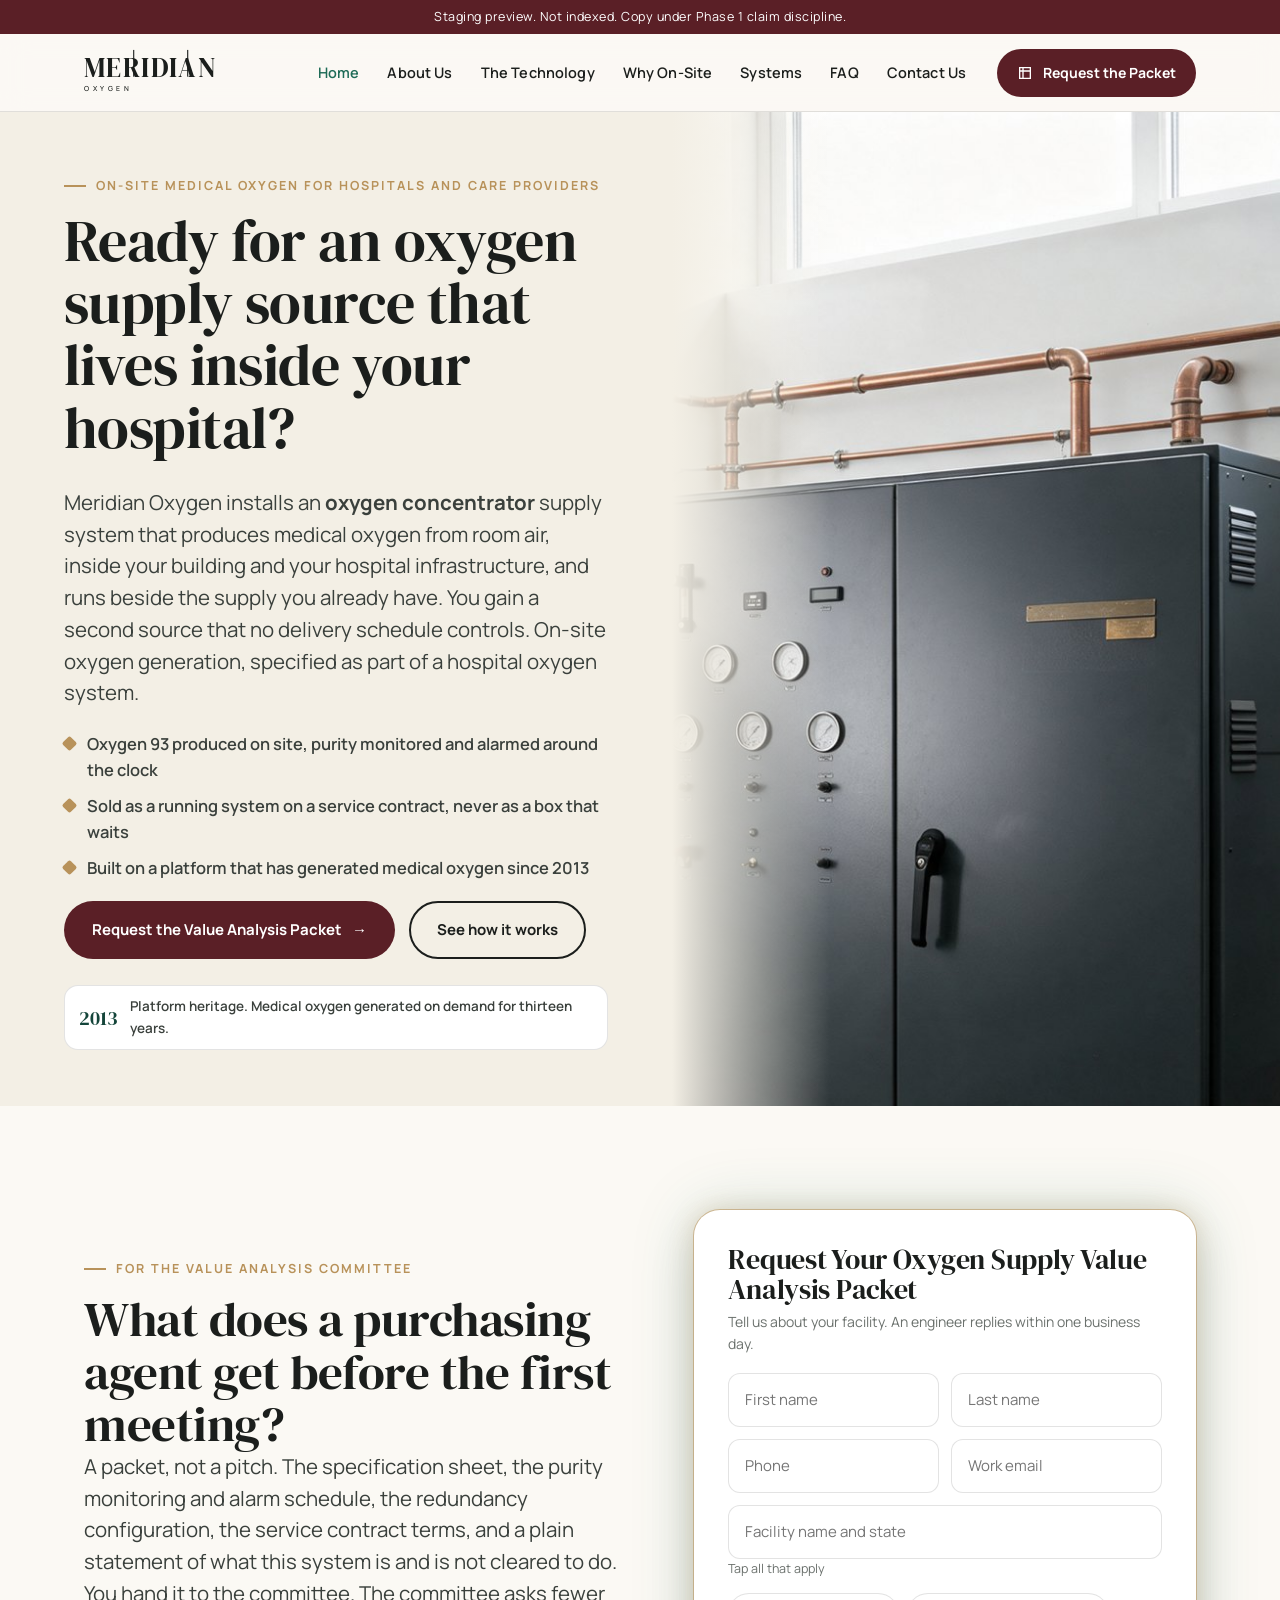
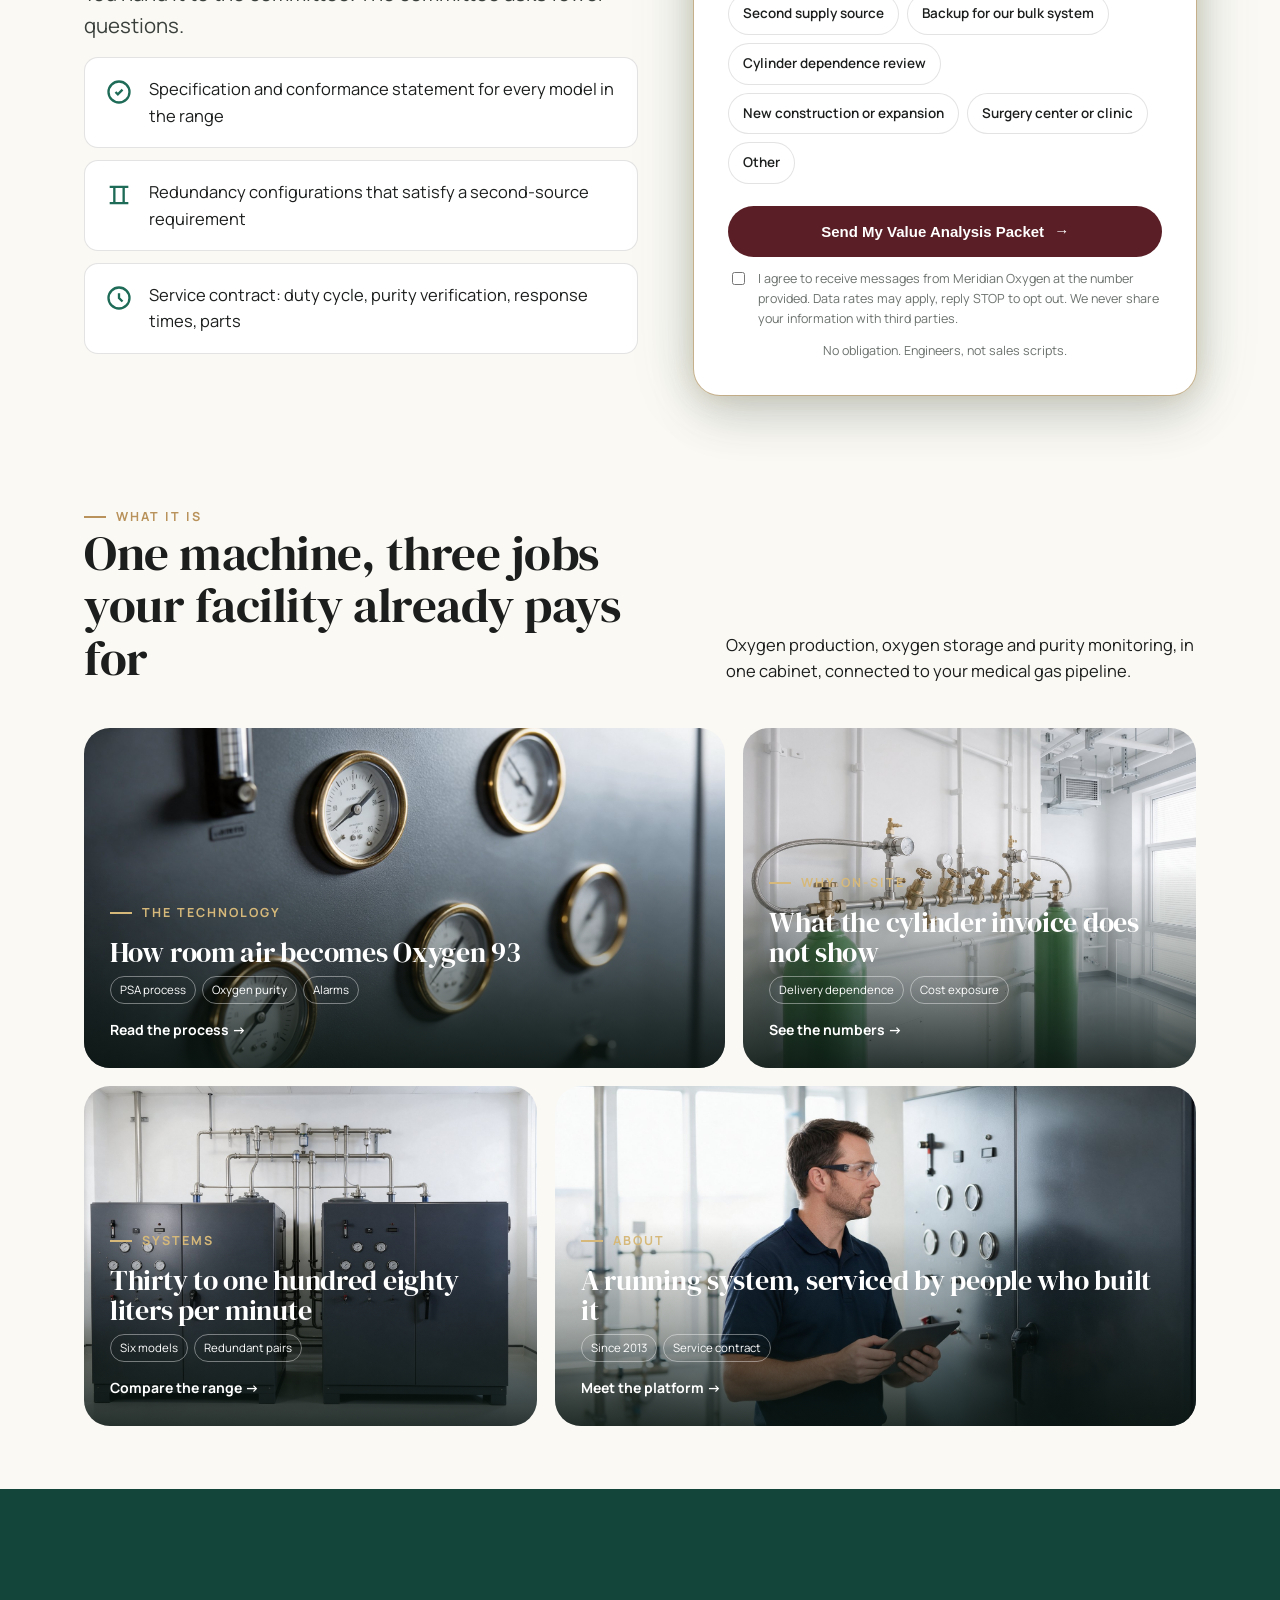
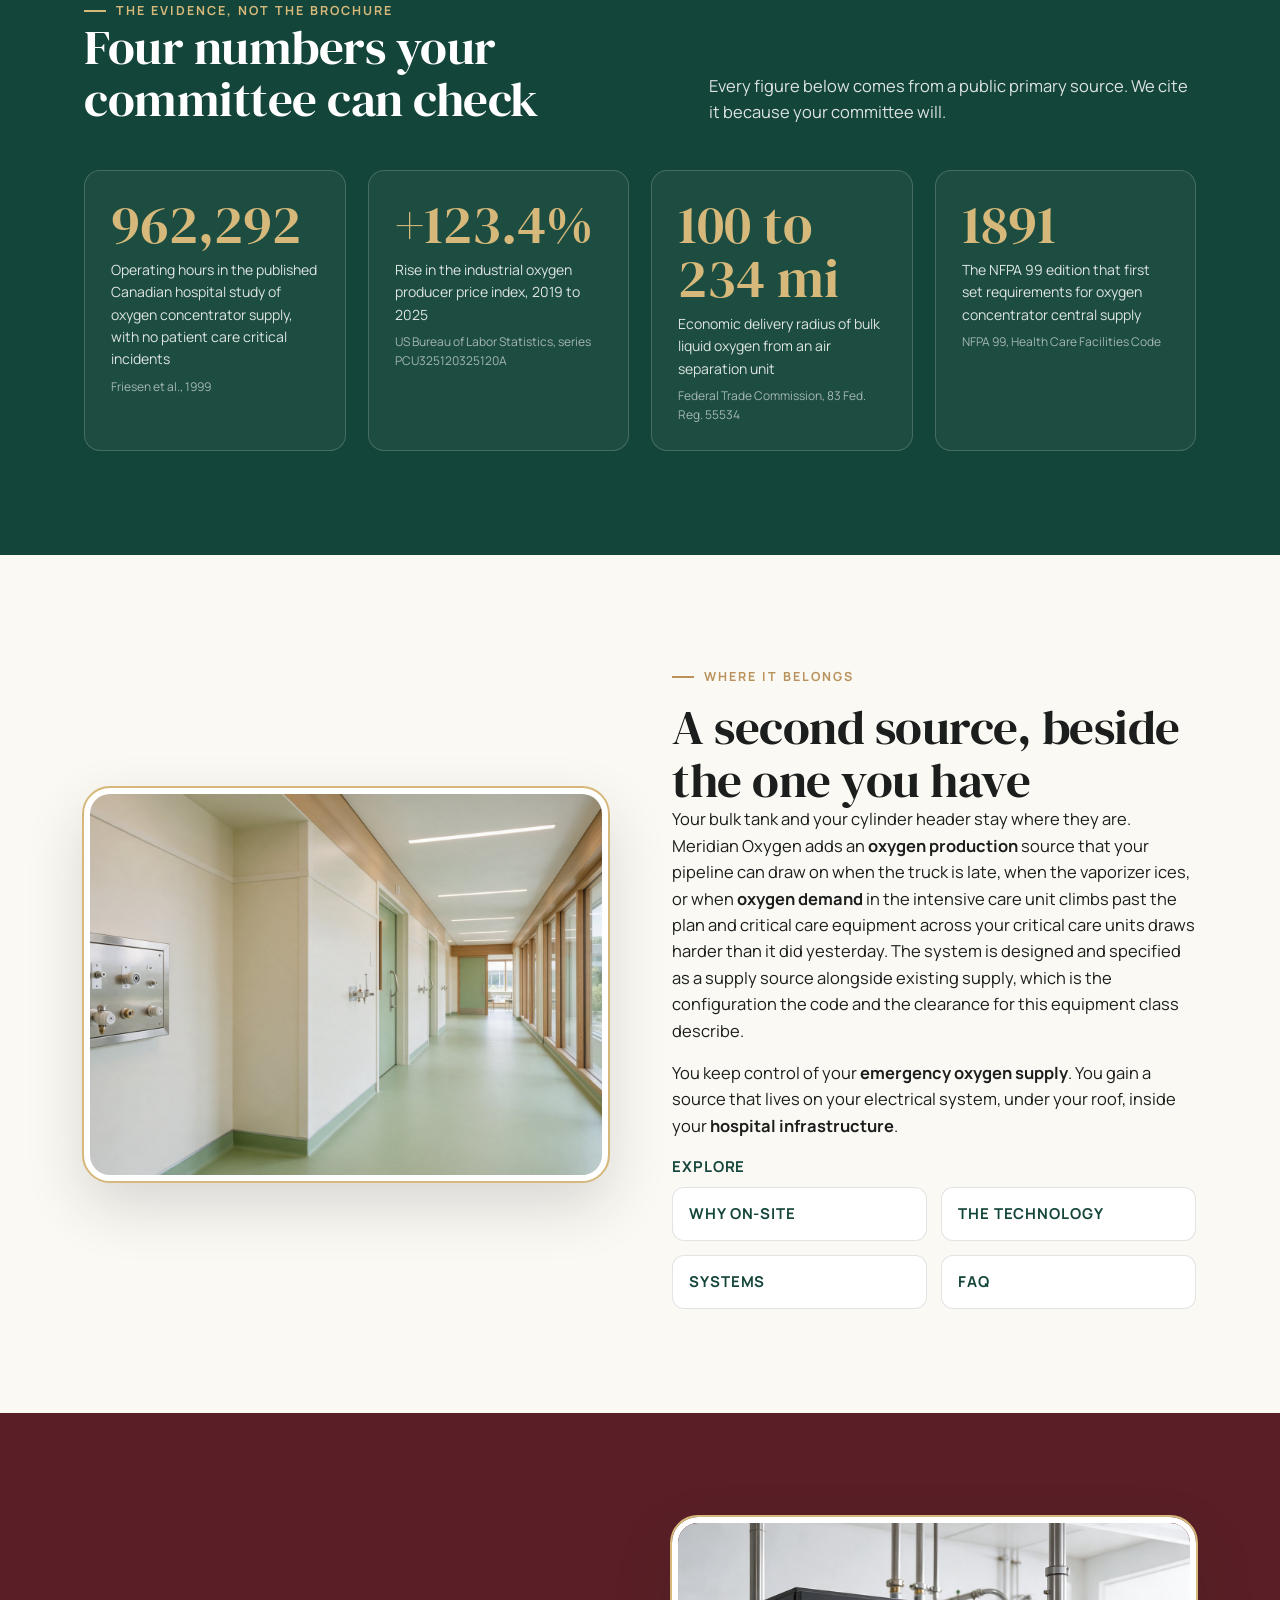
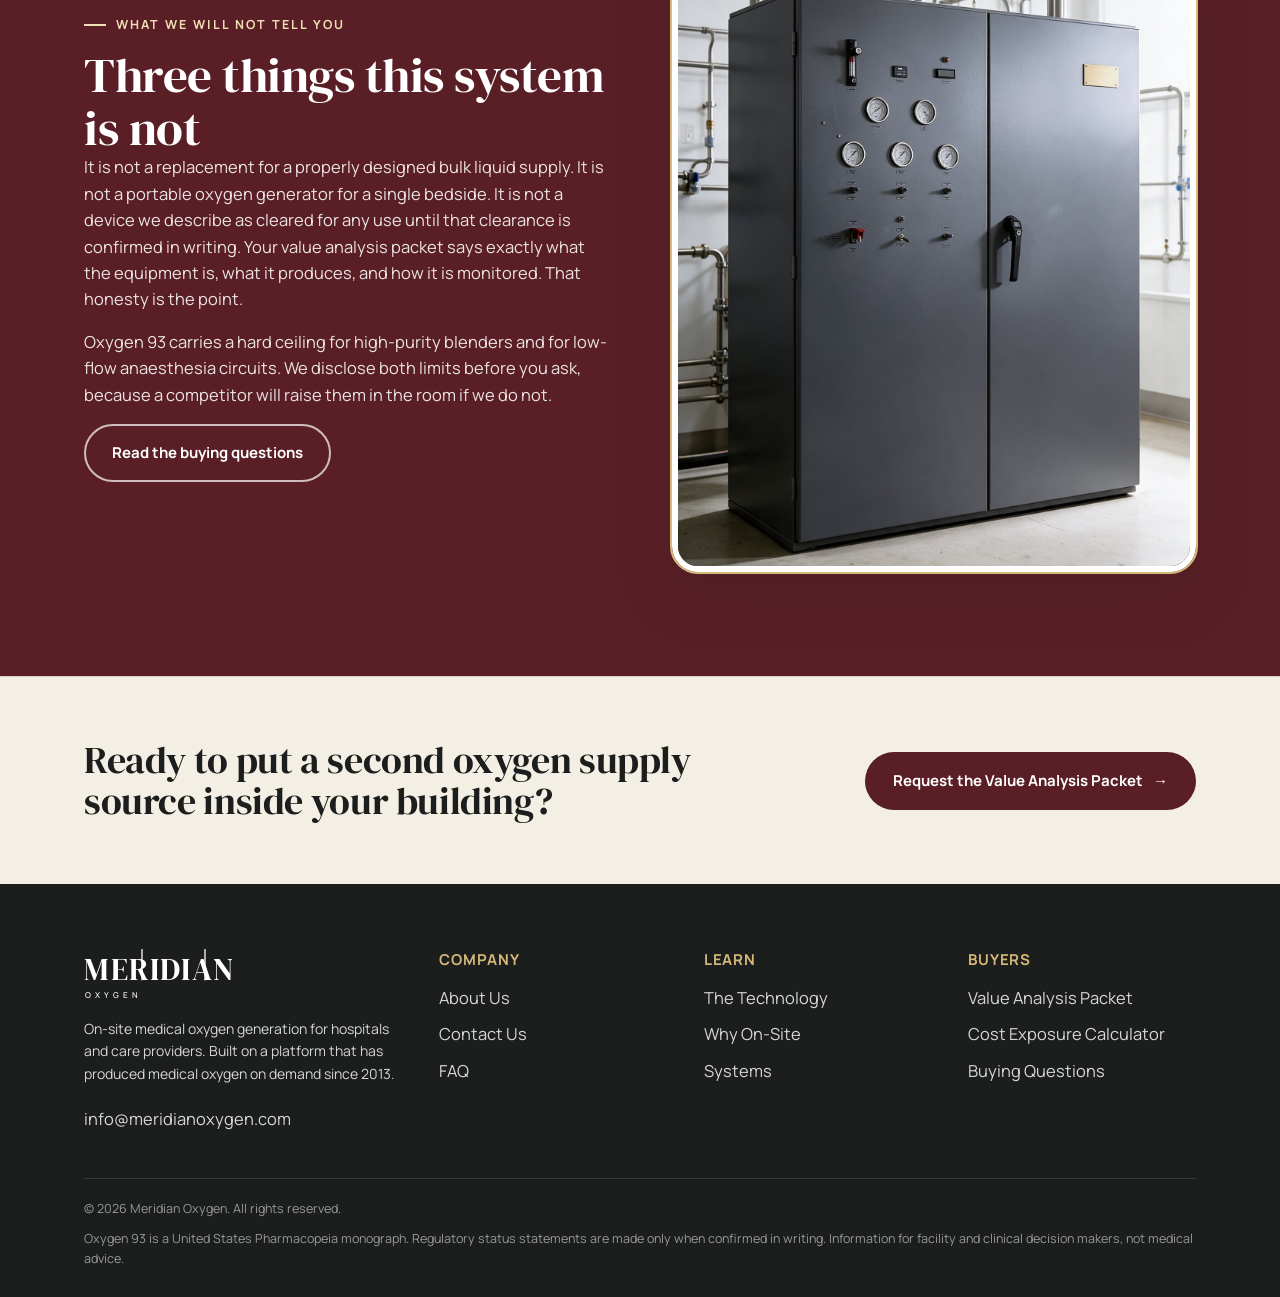
<file: index.html>
<!doctype html><html lang="en"><head><meta charset="utf-8"><meta name="viewport" content="width=device-width,initial-scale=1">
<title>Meridian Oxygen | On-Site Medical Oxygen Supply</title><meta name="description" content="On-site oxygen production for hospitals and care providers: an oxygen concentrator supply source that feeds oxygen therapy and respiratory support through your medical gas pipeline, monitored, alarmed and serviced."><meta name="keywords" content="oxygen concentrator, oxygen supply, medical oxygen, emergency oxygen supply, oxygen purity, oxygen pipeline, hospital infrastructure, PSA oxygen generator, oxygen supply system">
<meta name="robots" content="noindex,nofollow"><meta name="author" content="Meridian Oxygen"><meta name="publisher" content="Meridian Oxygen">
<link rel="canonical" href="https://markspectralvision.github.io/meridian-oxygen-staging/">
<meta property="og:title" content="Meridian Oxygen | On-Site Medical Oxygen Supply"><meta property="og:description" content="On-site oxygen production for hospitals and care providers: an oxygen concentrator supply source that feeds oxygen therapy and respiratory support through your medical gas pipeline, monitored, alarmed and serviced."><meta property="og:image" content="https://markspectralvision.github.io/meridian-oxygen-staging/assets/img/og.jpg"><meta property="og:type" content="website"><meta name="twitter:card" content="summary_large_image"><meta name="twitter:image" content="https://markspectralvision.github.io/meridian-oxygen-staging/assets/img/og.jpg">
<link rel="icon" href="./assets/favicon.svg" type="image/svg+xml">
<link href="https://fonts.googleapis.com/css2?family=DM+Serif+Display&family=Manrope:wght@400;500;600;700;800&family=Playfair+Display:ital,wght@1,500&display=swap" rel="stylesheet">
<link rel="stylesheet" href="./assets/styles.css?v=14">
<script type="application/ld+json">{"@context": "https://schema.org", "@type": "Organization", "@id": "https://markspectralvision.github.io/meridian-oxygen-staging/#organization", "name": "Meridian Oxygen", "url": "https://markspectralvision.github.io/meridian-oxygen-staging/", "logo": "https://markspectralvision.github.io/meridian-oxygen-staging/assets/logo.png", "image": "https://markspectralvision.github.io/meridian-oxygen-staging/assets/img/unit-hero.jpg", "description": "On-site medical oxygen generation systems for hospitals and care providers in the United States.", "email": "info@meridianoxygen.com", "areaServed": {"@type": "Country", "name": "United States"}, "knowsAbout": ["oxygen concentrator", "PSA oxygen generator", "Oxygen 93", "medical gas pipeline supply", "oxygen purity monitoring", "NFPA 99 oxygen concentrator supply units", "cylinder header backup", "oxygen generator maintenance"]}</script>
</head><body><div class="staging">Staging preview. Not indexed. Copy under Phase 1 claim discipline.</div>
<div class="progress" aria-hidden="true"></div>
<header class="site-header"><div class="wrap">
<a class="brand" href="./" aria-label="Meridian Oxygen home"><svg class="logo wordmark" xmlns="http://www.w3.org/2000/svg" viewBox="0 0 440 104" role="img" aria-label="Meridian Oxygen">
  <title>Meridian Oxygen</title>
  <g fill="currentColor">
    <text x="0" y="60" font-family="'DM Serif Display', 'Playfair Display', Georgia, serif" font-size="58" letter-spacing="3">MERIDIAN</text>
    <rect x="106.5" y="2" width="2.4" height="58"/>
    <rect x="223.5" y="2" width="2.4" height="58"/>
    <text x="1" y="92" font-family="Manrope, 'Helvetica Neue', Arial, sans-serif" font-size="15" font-weight="500" letter-spacing="7.5">OXYGEN</text>
  </g>
</svg>
</a>
<nav class="main" aria-label="Primary"><a href="./" class="active">Home</a><a href="./about.html">About Us</a><a href="./technology.html">The Technology</a><a href="./why-on-site.html">Why On-Site</a><a href="./systems.html">Systems</a><a href="./faq.html">FAQ</a><a href="./contact.html">Contact Us</a></nav>
<div class="header-cta"><a class="btn btn-cta" href="./contact.html#packet"><svg width="16" height="16" viewBox="0 0 24 24" fill="none" stroke="currentColor" stroke-width="2"><path d="M4 4h16v16H4z"/><path d="M4 9h16M9 4v16"/></svg><span class="lbl">Request the Packet</span></a><button class="burger" aria-label="Open menu" aria-expanded="false"><span></span></button></div>
<div class="mobile-menu"><a href="./">Home</a><a href="./about.html">About Us</a><a href="./technology.html">The Technology</a><a href="./why-on-site.html">Why On-Site</a><a href="./systems.html">Systems</a><a href="./faq.html">FAQ</a><a href="./contact.html">Contact Us</a></div>
</div></header><main>
<section class="hero"><div class="band">
 <div class="copy">
  <p class="eyebrow">On-site medical oxygen for hospitals and care providers</p>
  <h1>Ready for an oxygen supply source that lives inside your hospital?</h1>
  <p class="statement lede">Meridian Oxygen installs an <strong>oxygen concentrator</strong> supply system that produces medical oxygen from room air, inside your building and your hospital infrastructure, and runs beside the supply you already have. You gain a second source that no delivery schedule controls. On-site oxygen generation, specified as part of a hospital oxygen system.</p>
  <ul class="bullets">
   <li><span>Oxygen 93 produced on site, purity monitored and alarmed around the clock</span></li>
   <li><span>Sold as a running system on a service contract, never as a box that waits</span></li>
   <li><span>Built on a platform that has generated medical oxygen since 2013</span></li>
  </ul>
  <div class="actions"><a class="btn btn-cta" href="./contact.html#packet">Request the Value Analysis Packet <span class="ar">&rarr;</span></a><a class="btn btn-ghost" href="./technology.html">See how it works</a></div>
  <div class="badge"><b>2013</b><span>Platform heritage. Medical oxygen generated on demand for thirteen years.</span></div>
 </div>
 <div class="media kb"><img src="./assets/img/unit-hero.jpg" alt="Meridian Oxygen generator cabinet installed in a bright hospital plant room with copper medical gas pipework" title="Meridian Oxygen on-site oxygen supply system" data-slot="hero" fetchpriority="high"></div>
</div></section>

<section><div class="wrap lead-wrap">
 <div class="reveal">
  <p class="eyebrow">For the value analysis committee</p>
  <h2>What does a purchasing agent get before the first meeting?</h2>
  <p class="lede">A packet, not a pitch. The specification sheet, the purity monitoring and alarm schedule, the redundancy configuration, the service contract terms, and a plain statement of what this system is and is not cleared to do. You hand it to the committee. The committee asks fewer questions.</p>
  <div class="facts">
   <div class="fact"><svg class="ico" viewBox="0 0 24 24" fill="none" stroke="currentColor" stroke-width="2"><path d="M9 12l2 2 4-4"/><circle cx="12" cy="12" r="9"/></svg><span>Specification and conformance statement for every model in the range</span></div>
   <div class="fact"><svg class="ico" viewBox="0 0 24 24" fill="none" stroke="currentColor" stroke-width="2"><path d="M4 19h16M4 5h16M8 5v14M16 5v14"/></svg><span>Redundancy configurations that satisfy a second-source requirement</span></div>
   <div class="fact"><svg class="ico" viewBox="0 0 24 24" fill="none" stroke="currentColor" stroke-width="2"><path d="M12 8v4l3 3"/><circle cx="12" cy="12" r="9"/></svg><span>Service contract: duty cycle, purity verification, response times, parts</span></div>
  </div>
 </div>
 <form class="lead-form lead reveal d1" action="/api/lead" method="post" novalidate>
  <h3>Request Your Oxygen Supply Value Analysis Packet</h3>
  <p class="micro">Tell us about your facility. An engineer replies within one business day.</p>
  <div class="row"><input name="first_name" placeholder="First name" required autocomplete="given-name"><input name="last_name" placeholder="Last name" required autocomplete="family-name"></div>
  <div class="row"><input name="phone" type="tel" placeholder="Phone" required autocomplete="tel"><input name="email" type="email" placeholder="Work email" required autocomplete="email"></div>
  <input name="facility" placeholder="Facility name and state">
  <p class="hint">Tap all that apply</p>
  <div class="pills"><button type="button" class="pill">Second supply source</button><button type="button" class="pill">Backup for our bulk system</button><button type="button" class="pill">Cylinder dependence review</button><button type="button" class="pill">New construction or expansion</button><button type="button" class="pill">Surgery center or clinic</button><button type="button" class="pill">Other</button></div>
  <p class="hint summary"></p>
  <input type="hidden" name="interests"><input class="hp" type="text" name="website" tabindex="-1" autocomplete="off">
  <button class="btn btn-cta" type="submit">Send My Value Analysis Packet <span class="ar">&rarr;</span></button>
  <label class="consent"><input type="checkbox" name="sms_consent" value="yes"><span>I agree to receive messages from Meridian Oxygen at the number provided. Data rates may apply, reply STOP to opt out. We never share your information with third parties.</span></label>
  <p class="trust">No obligation. Engineers, not sales scripts.</p>
  <div class="form-note" role="status"></div>
 </form>
</div></section>

<section class="tight" style="padding-top:0"><div class="wrap">
 <div class="sec-head reveal"><div><p class="eyebrow">What it is</p><h2>One machine, three jobs your facility already pays for</h2></div><p>Oxygen production, oxygen storage and purity monitoring, in one cabinet, connected to your medical gas pipeline.</p></div>
 <div class="bento">
  <a class="tile span-7 reveal" href="./technology.html"><img src="./assets/img/unit-detail.jpg" alt="Brass-bezel purity and pressure gauges on a Meridian Oxygen generator" title="Oxygen purity and pressure monitoring"><div class="in"><p class="eyebrow">The Technology</p><h3>How room air becomes Oxygen 93</h3><div class="tags"><span>PSA process</span><span>Oxygen purity</span><span>Alarms</span></div><span class="link-arrow">Read the process &rarr;</span></div></a>
  <a class="tile span-5 reveal d1" href="./why-on-site.html"><img src="./assets/img/manifold.jpg" alt="Green medical oxygen cylinders on a brass header manifold in a hospital plant room" title="Cylinder header manifold"><div class="in"><p class="eyebrow">Why On-Site</p><h3>What the cylinder invoice does not show</h3><div class="tags"><span>Delivery dependence</span><span>Cost exposure</span></div><span class="link-arrow">See the numbers &rarr;</span></div></a>
  <a class="tile span-5 reveal" href="./systems.html"><img src="./assets/img/unit-pair.jpg" alt="Two Meridian Oxygen generator cabinets installed as a redundant pair" title="Redundant oxygen generation systems"><div class="in"><p class="eyebrow">Systems</p><h3>Thirty to one hundred eighty liters per minute</h3><div class="tags"><span>Six models</span><span>Redundant pairs</span></div><span class="link-arrow">Compare the range &rarr;</span></div></a>
  <a class="tile span-7 reveal d1" href="./about.html"><img src="./assets/img/engineer.jpg" alt="Medical gas service engineer checking a tablet beside a Meridian Oxygen generator" title="Meridian Oxygen service engineer"><div class="in"><p class="eyebrow">About</p><h3>A running system, serviced by people who built it</h3><div class="tags"><span>Since 2013</span><span>Service contract</span></div><span class="link-arrow">Meet the platform &rarr;</span></div></a>
 </div>
</div></section>

<section class="dark"><div class="wrap">
 <div class="sec-head reveal"><div><p class="eyebrow">The evidence, not the brochure</p><h2>Four numbers your committee can check</h2></div><p>Every figure below comes from a public primary source. We cite it because your committee will.</p></div>
 <div class="stats">
  <div class="stat reveal"><div class="n"><span data-count="1026819">0</span></div><div class="l">Operating hours in the published Canadian hospital study of oxygen concentrator supply, with no patient care critical incidents</div><div class="s">Friesen et al., 1999</div></div>
  <div class="stat reveal d1"><div class="n"><span data-count="131.7" data-dec="1" data-prefix="+" data-suffix="%">0</span></div><div class="l">Rise in the industrial oxygen producer price index, 2019 to 2025</div><div class="s">US Bureau of Labor Statistics, series PCU325120325120A</div></div>
  <div class="stat reveal d2"><div class="n"><span data-count="250" data-prefix="100 to " data-suffix=" mi">0</span></div><div class="l">Economic delivery radius of bulk liquid oxygen from an air separation unit</div><div class="s">Federal Trade Commission, 83 Fed. Reg. 55534</div></div>
  <div class="stat reveal d3"><div class="n"><span data-count="2018" data-nogroup>0</span></div><div class="l">The NFPA 99 edition that first set requirements for oxygen concentrator central supply</div><div class="s">NFPA 99, Health Care Facilities Code</div></div>
 </div>
</div></section>

<section><div class="wrap split">
 <figure class="frame reveal"><img src="./assets/img/corridor.jpg" alt="Bright hospital corridor with a medical gas zone valve box" title="Medical gas zone valve in a hospital corridor" data-slot="corridor"></figure>
 <div class="reveal d1">
  <p class="eyebrow">Where it belongs</p>
  <h2>A second source, beside the one you have</h2>
  <p>Your bulk tank and your cylinder header stay where they are. Meridian Oxygen adds an <strong>oxygen production</strong> source that your pipeline can draw on when the truck is late, when the vaporizer ices, or when <strong>oxygen demand</strong> in the intensive care unit climbs past the plan and critical care equipment across your critical care units draws harder than it did yesterday. The system is designed and specified as a supply source alongside existing supply, which is the configuration the code and the clearance for this equipment class describe.</p>
  <p>You keep control of your <strong>emergency oxygen supply</strong>. You gain a source that lives on your electrical system, under your roof, inside your <strong>hospital infrastructure</strong>.</p>
  <h4>Explore</h4>
  <div class="mesh"><h4><a href="./why-on-site.html">Why On-Site</a></h4><h4><a href="./technology.html">The Technology</a></h4><h4><a href="./systems.html">Systems</a></h4><h4><a href="./faq.html">FAQ</a></h4></div>
 </div>
</div></section>

<section class="ox"><div class="wrap split">
 <div class="reveal">
  <p class="eyebrow">What we will not tell you</p>
  <h2>Three things this system is not</h2>
  <p>It is not a replacement for a properly designed bulk liquid supply. It is not a portable oxygen generator for a single bedside. It is not a device we describe as cleared for any use until that clearance is confirmed in writing. Your value analysis packet says exactly what the equipment is, what it produces, and how it is monitored. That honesty is the point.</p>
  <p>Oxygen 93 carries a hard ceiling for high-purity blenders and for low-flow anaesthesia circuits. We disclose both limits before you ask, because a competitor will raise them in the room if we do not.</p>
  <a class="btn btn-ghost light" href="./faq.html#buying">Read the buying questions</a>
 </div>
 <figure class="frame tall reveal d1"><img src="./assets/img/unit-front.jpg" alt="Meridian Oxygen generator cabinet in space gray with brass nameplate" title="Meridian Oxygen generator, front view" data-slot="unit-front"></figure>
</div></section>
</main>
<section class="cta-band tight"><div class="wrap in"><h2>Ready to put a second oxygen supply source inside your building?</h2><a class="btn btn-cta" href="./contact.html#packet">Request the Value Analysis Packet <span class="ar">&rarr;</span></a></div></section>
<footer><div class="wrap"><div class="cols">
<div><a class="brand" href="./" aria-label="Meridian Oxygen"><svg class="logo wordmark" xmlns="http://www.w3.org/2000/svg" viewBox="0 0 440 104" role="img" aria-label="Meridian Oxygen">
  <title>Meridian Oxygen</title>
  <g fill="currentColor">
    <text x="0" y="60" font-family="'DM Serif Display', 'Playfair Display', Georgia, serif" font-size="58" letter-spacing="3">MERIDIAN</text>
    <rect x="106.5" y="2" width="2.4" height="58"/>
    <rect x="223.5" y="2" width="2.4" height="58"/>
    <text x="1" y="92" font-family="Manrope, 'Helvetica Neue', Arial, sans-serif" font-size="15" font-weight="500" letter-spacing="7.5">OXYGEN</text>
  </g>
</svg>
</a><p style="max-width:360px;font-size:14px">On-site medical oxygen generation for hospitals and care providers. Built on a platform that has produced medical oxygen on demand since 2013.</p><a href="mailto:info@meridianoxygen.com">info@meridianoxygen.com</a><!-- TODO: phone (tel:) and staffed address when assigned --></div>
<div><h4>Company</h4><a href="./about.html">About Us</a><a href="./contact.html">Contact Us</a><a href="./faq.html">FAQ</a></div>
<div><h4>Learn</h4><a href="./technology.html">The Technology</a><a href="./why-on-site.html">Why On-Site</a><a href="./systems.html">Systems</a></div>
<div><h4>Buyers</h4><a href="./contact.html#packet">Value Analysis Packet</a><a href="./why-on-site.html#calculator">Cost Exposure Calculator</a><a href="./faq.html#buying">Buying Questions</a></div>
</div><div class="fine"><span>&copy; 2026 Meridian Oxygen. All rights reserved.</span><span>Oxygen 93 is a United States Pharmacopeia monograph. Regulatory status statements are made only when confirmed in writing. Information for facility and clinical decision makers, not medical advice.</span></div></div></footer>
<script src="./assets/main.js?v=14"></script></body></html>
</file>
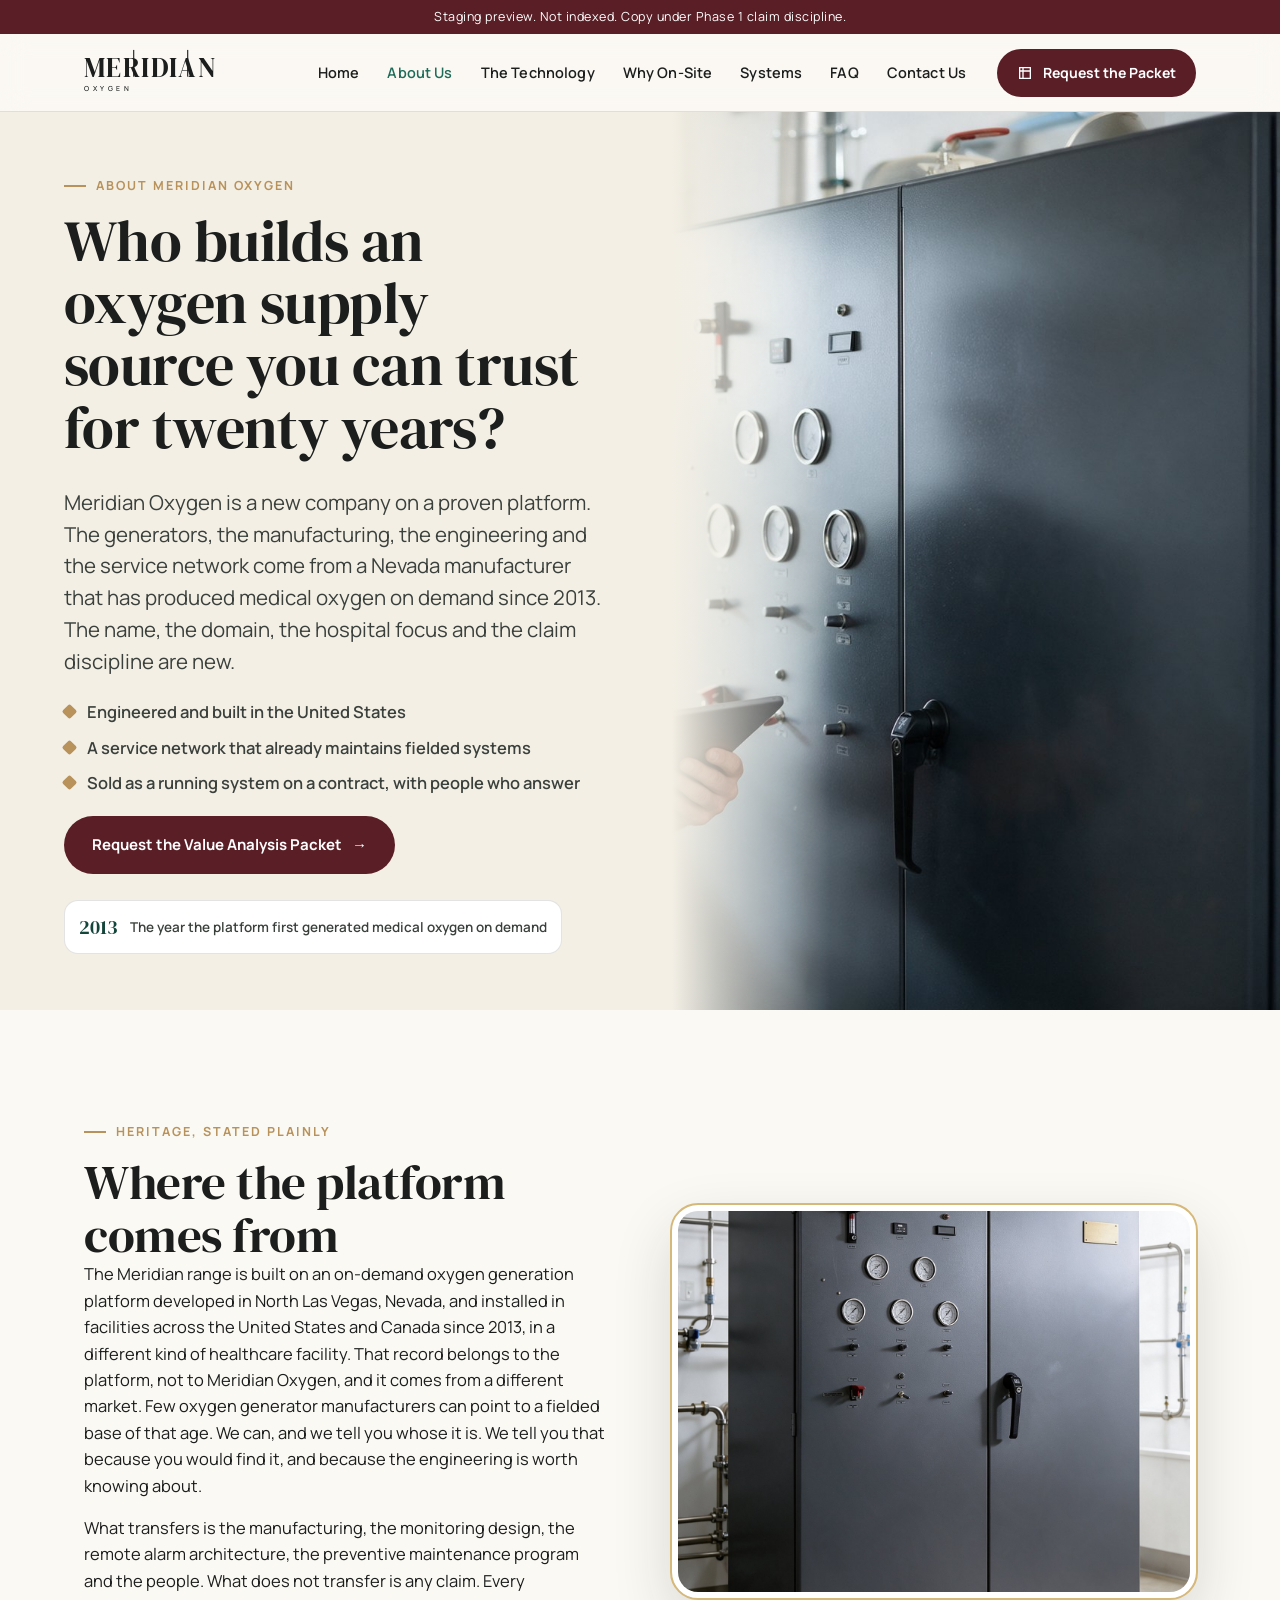
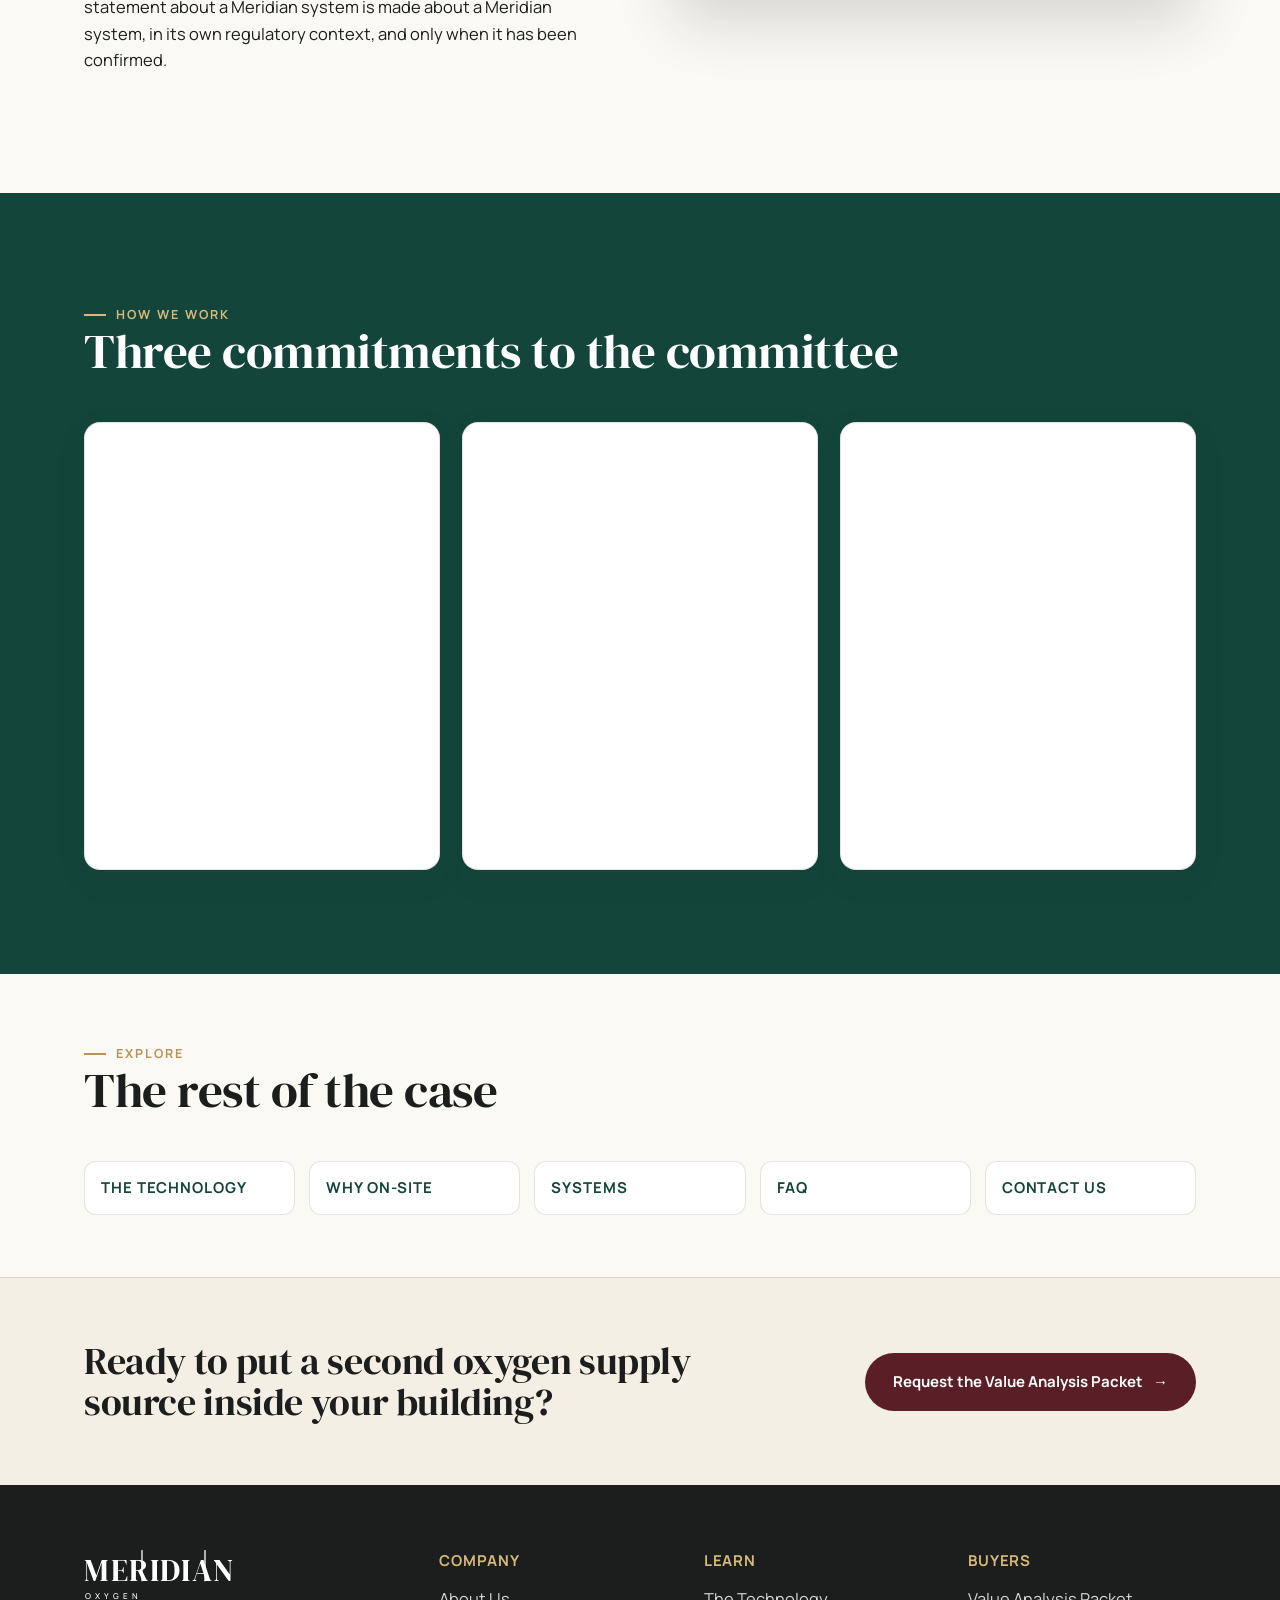
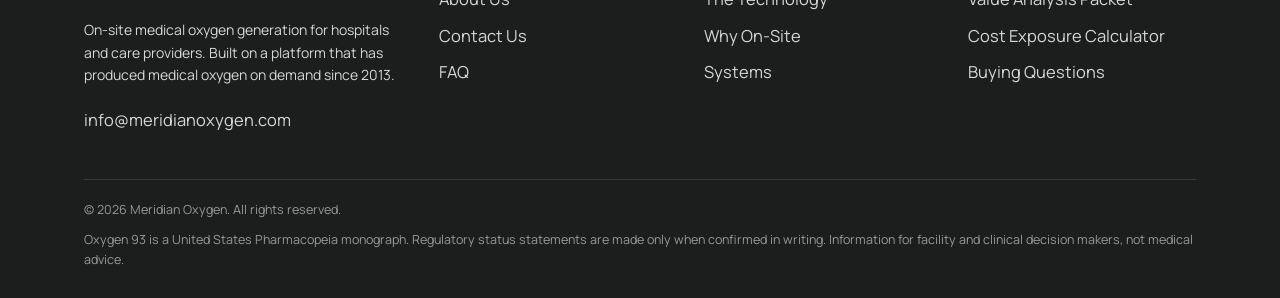
<file: about.html>
<!doctype html><html lang="en"><head><meta charset="utf-8"><meta name="viewport" content="width=device-width,initial-scale=1">
<title>About Meridian Oxygen | Oxygen Supply Systems</title><meta name="description" content="Meridian Oxygen builds on-site oxygen generation systems for hospitals on a platform that has produced medical oxygen since 2013."><meta name="keywords" content="medical oxygen supply, oxygen production, oxygen supply chain, hospital equipment, oxygen generator installation, oxygen generator maintenance">
<meta name="robots" content="noindex,nofollow"><meta name="author" content="Meridian Oxygen"><meta name="publisher" content="Meridian Oxygen">
<link rel="canonical" href="https://markspectralvision.github.io/meridian-oxygen-staging/about.html">
<meta property="og:title" content="About Meridian Oxygen | Oxygen Supply Systems"><meta property="og:description" content="Meridian Oxygen builds on-site oxygen generation systems for hospitals on a platform that has produced medical oxygen since 2013."><meta property="og:image" content="https://markspectralvision.github.io/meridian-oxygen-staging/assets/img/og.jpg"><meta property="og:type" content="website"><meta name="twitter:card" content="summary_large_image"><meta name="twitter:image" content="https://markspectralvision.github.io/meridian-oxygen-staging/assets/img/og.jpg">
<link rel="icon" href="./assets/favicon.svg" type="image/svg+xml">
<link href="https://fonts.googleapis.com/css2?family=DM+Serif+Display&family=Manrope:wght@400;500;600;700;800&family=Playfair+Display:ital,wght@1,500&display=swap" rel="stylesheet">
<link rel="stylesheet" href="./assets/styles.css?v=14">
<script type="application/ld+json">{"@context": "https://schema.org", "@type": "Organization", "@id": "https://markspectralvision.github.io/meridian-oxygen-staging/#organization", "name": "Meridian Oxygen", "url": "https://markspectralvision.github.io/meridian-oxygen-staging/", "logo": "https://markspectralvision.github.io/meridian-oxygen-staging/assets/logo.png", "image": "https://markspectralvision.github.io/meridian-oxygen-staging/assets/img/unit-hero.jpg", "description": "On-site medical oxygen generation systems for hospitals and care providers in the United States.", "email": "info@meridianoxygen.com", "areaServed": {"@type": "Country", "name": "United States"}, "knowsAbout": ["oxygen concentrator", "PSA oxygen generator", "Oxygen 93", "medical gas pipeline supply", "oxygen purity monitoring", "NFPA 99 oxygen concentrator supply units", "cylinder header backup", "oxygen generator maintenance"]}</script>
</head><body><div class="staging">Staging preview. Not indexed. Copy under Phase 1 claim discipline.</div>
<div class="progress" aria-hidden="true"></div>
<header class="site-header"><div class="wrap">
<a class="brand" href="./" aria-label="Meridian Oxygen home"><svg class="logo wordmark" xmlns="http://www.w3.org/2000/svg" viewBox="0 0 440 104" role="img" aria-label="Meridian Oxygen">
  <title>Meridian Oxygen</title>
  <g fill="currentColor">
    <text x="0" y="60" font-family="'DM Serif Display', 'Playfair Display', Georgia, serif" font-size="58" letter-spacing="3">MERIDIAN</text>
    <rect x="106.5" y="2" width="2.4" height="58"/>
    <rect x="223.5" y="2" width="2.4" height="58"/>
    <text x="1" y="92" font-family="Manrope, 'Helvetica Neue', Arial, sans-serif" font-size="15" font-weight="500" letter-spacing="7.5">OXYGEN</text>
  </g>
</svg>
</a>
<nav class="main" aria-label="Primary"><a href="./">Home</a><a href="./about.html" class="active">About Us</a><a href="./technology.html">The Technology</a><a href="./why-on-site.html">Why On-Site</a><a href="./systems.html">Systems</a><a href="./faq.html">FAQ</a><a href="./contact.html">Contact Us</a></nav>
<div class="header-cta"><a class="btn btn-cta" href="./contact.html#packet"><svg width="16" height="16" viewBox="0 0 24 24" fill="none" stroke="currentColor" stroke-width="2"><path d="M4 4h16v16H4z"/><path d="M4 9h16M9 4v16"/></svg><span class="lbl">Request the Packet</span></a><button class="burger" aria-label="Open menu" aria-expanded="false"><span></span></button></div>
<div class="mobile-menu"><a href="./">Home</a><a href="./about.html">About Us</a><a href="./technology.html">The Technology</a><a href="./why-on-site.html">Why On-Site</a><a href="./systems.html">Systems</a><a href="./faq.html">FAQ</a><a href="./contact.html">Contact Us</a></div>
</div></header><main>
<section class="hero"><div class="band">
 <div class="copy">
  <p class="eyebrow">About Meridian Oxygen</p>
  <h1>Who builds an oxygen supply source you can trust for twenty years?</h1>
  <p class="statement lede">Meridian Oxygen is a new company on a proven platform. The generators, the manufacturing, the engineering and the service network come from a Nevada manufacturer that has produced medical oxygen on demand since 2013. The name, the domain, the hospital focus and the claim discipline are new.</p>
  <ul class="bullets"><li><span>Engineered and built in the United States</span></li><li><span>A service network that already maintains fielded systems</span></li><li><span>Sold as a running system on a contract, with people who answer</span></li></ul>
  <div class="actions"><a class="btn btn-cta" href="./contact.html#packet">Request the Value Analysis Packet <span class="ar">&rarr;</span></a></div>
  <div class="badge"><b>2013</b><span>The year the platform first generated medical oxygen on demand</span></div>
 </div>
 <div class="media kb"><img src="./assets/img/engineer.jpg" alt="A Meridian Oxygen service engineer at a generator cabinet" title="Meridian Oxygen engineering and service" data-slot="about-hero"></div>
</div></section>

<section><div class="wrap split">
 <div class="reveal">
  <p class="eyebrow">Heritage, stated plainly</p>
  <h2>Where the platform comes from</h2>
  <p>The Meridian range is built on an on-demand oxygen generation platform developed in North Las Vegas, Nevada, and installed in facilities across the United States and Canada since 2013, in a different kind of healthcare facility. That record belongs to the platform, not to Meridian Oxygen, and it comes from a different market. Few oxygen generator manufacturers can point to a fielded base of that age. We can, and we tell you whose it is. We tell you that because you would find it, and because the engineering is worth knowing about.</p>
  <p>What transfers is the manufacturing, the monitoring design, the remote alarm architecture, the preventive maintenance program and the people. What does not transfer is any claim. Every statement about a Meridian system is made about a Meridian system, in its own regulatory context, and only when it has been confirmed.</p>
 </div>
 <figure class="frame reveal d1"><img src="./assets/img/unit-front.jpg" alt="Meridian Oxygen generator cabinet, front view, in a plant room" title="Meridian Oxygen generator" data-slot="about-unit"></figure>
</div></section>

<section class="dark"><div class="wrap">
 <div class="sec-head reveal"><div><p class="eyebrow">How we work</p><h2>Three commitments to the committee</h2></div></div>
 <div class="grid">
  <div class="card reveal" style="color:var(--ink)"><h3>We sell the machine, not the company</h3><p>Capital hospital equipment is bought on specification, in healthcare facilities of every size, and healthcare infrastructure decisions outlast the people who make them. Medical equipment bought on evidence stays bought. You will get a specification sheet, a conformance statement and a sizing worksheet before you get a sales call. Compare us on the product. That is where a new company earns its place.</p></div>
  <div class="card reveal d1" style="color:var(--ink)"><h3>We disclose limits first</h3><p>Blender purity specifications, low-flow anaesthesia guidance, plant room siting, electrical load and heat rejection are in the packet. Nothing in a Meridian document waits to be discovered in the design meeting.</p></div>
  <div class="card reveal d2" style="color:var(--ink)"><h3>We keep it running</h3><p>The service contract funds the duty cycle, the filter changes, the purity verification and the response time. An idle oxygen plant degrades. Ours run, because the contract says so.</p></div>
 </div>
</div></section>

<section class="tight"><div class="wrap">
 <div class="sec-head reveal"><div><p class="eyebrow">Explore</p><h2>The rest of the case</h2></div></div>
 <div class="mesh reveal"><h4><a href="./technology.html">The Technology</a></h4><h4><a href="./why-on-site.html">Why On-Site</a></h4><h4><a href="./systems.html">Systems</a></h4><h4><a href="./faq.html">FAQ</a></h4><h4><a href="./contact.html">Contact Us</a></h4></div>
</div></section>
</main>
<section class="cta-band tight"><div class="wrap in"><h2>Ready to put a second oxygen supply source inside your building?</h2><a class="btn btn-cta" href="./contact.html#packet">Request the Value Analysis Packet <span class="ar">&rarr;</span></a></div></section>
<footer><div class="wrap"><div class="cols">
<div><a class="brand" href="./" aria-label="Meridian Oxygen"><svg class="logo wordmark" xmlns="http://www.w3.org/2000/svg" viewBox="0 0 440 104" role="img" aria-label="Meridian Oxygen">
  <title>Meridian Oxygen</title>
  <g fill="currentColor">
    <text x="0" y="60" font-family="'DM Serif Display', 'Playfair Display', Georgia, serif" font-size="58" letter-spacing="3">MERIDIAN</text>
    <rect x="106.5" y="2" width="2.4" height="58"/>
    <rect x="223.5" y="2" width="2.4" height="58"/>
    <text x="1" y="92" font-family="Manrope, 'Helvetica Neue', Arial, sans-serif" font-size="15" font-weight="500" letter-spacing="7.5">OXYGEN</text>
  </g>
</svg>
</a><p style="max-width:360px;font-size:14px">On-site medical oxygen generation for hospitals and care providers. Built on a platform that has produced medical oxygen on demand since 2013.</p><a href="mailto:info@meridianoxygen.com">info@meridianoxygen.com</a><!-- TODO: phone (tel:) and staffed address when assigned --></div>
<div><h4>Company</h4><a href="./about.html">About Us</a><a href="./contact.html">Contact Us</a><a href="./faq.html">FAQ</a></div>
<div><h4>Learn</h4><a href="./technology.html">The Technology</a><a href="./why-on-site.html">Why On-Site</a><a href="./systems.html">Systems</a></div>
<div><h4>Buyers</h4><a href="./contact.html#packet">Value Analysis Packet</a><a href="./why-on-site.html#calculator">Cost Exposure Calculator</a><a href="./faq.html#buying">Buying Questions</a></div>
</div><div class="fine"><span>&copy; 2026 Meridian Oxygen. All rights reserved.</span><span>Oxygen 93 is a United States Pharmacopeia monograph. Regulatory status statements are made only when confirmed in writing. Information for facility and clinical decision makers, not medical advice.</span></div></div></footer>
<script src="./assets/main.js?v=14"></script></body></html>
</file>
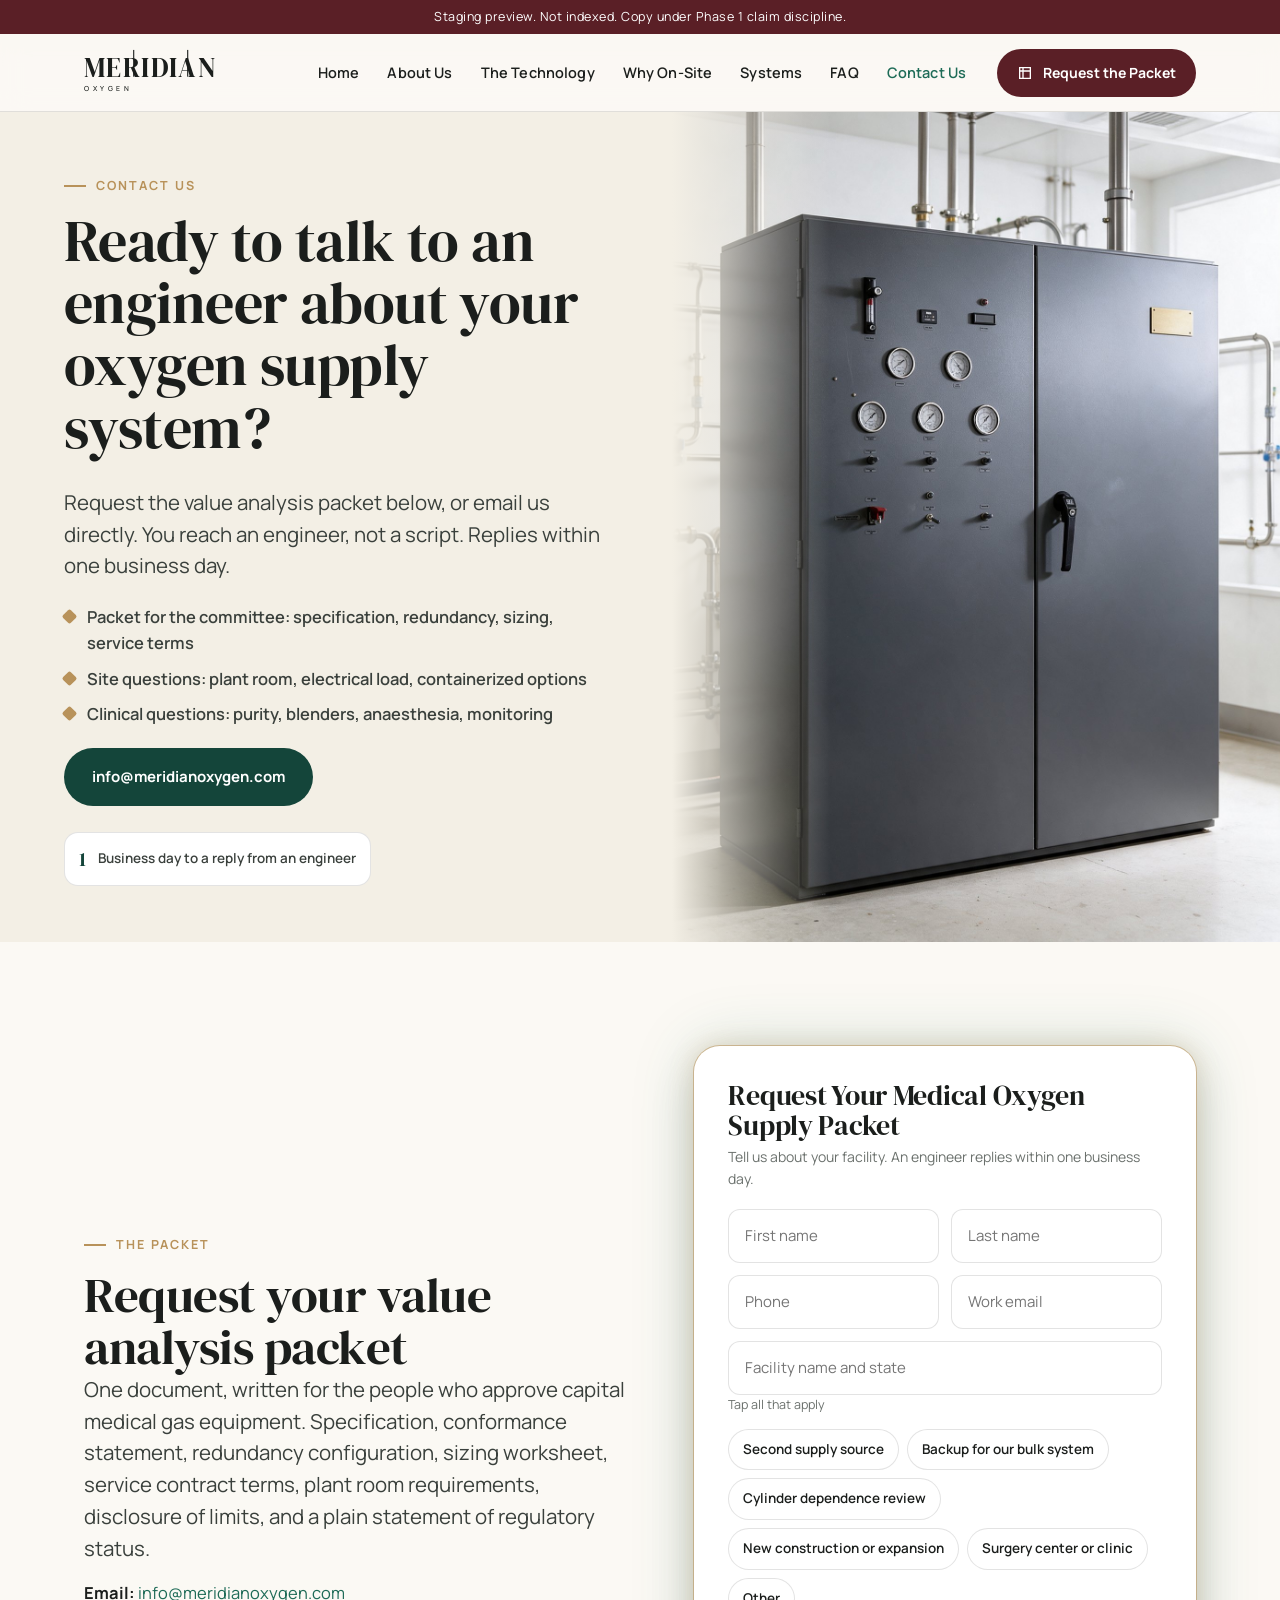
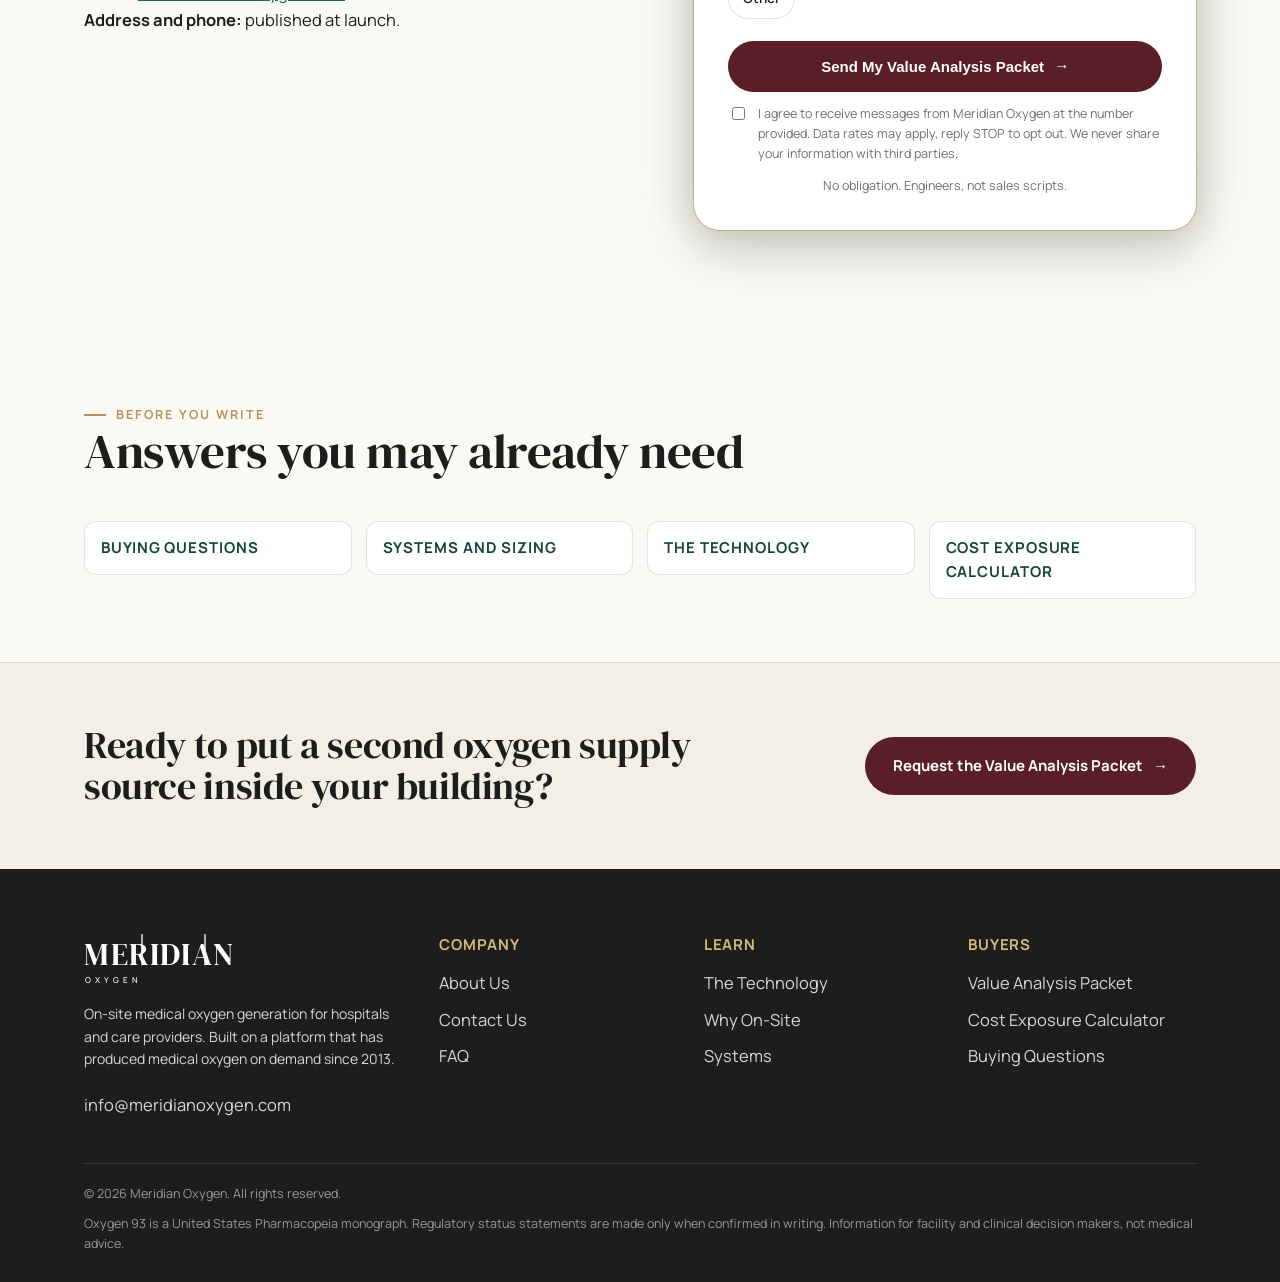
<file: contact.html>
<!doctype html><html lang="en"><head><meta charset="utf-8"><meta name="viewport" content="width=device-width,initial-scale=1">
<title>Contact Meridian Oxygen | Oxygen Supply Systems</title><meta name="description" content="Request the value analysis packet or talk to an engineer about an on-site oxygen supply system for your facility."><meta name="keywords" content="oxygen supply system, medical oxygen supply, oxygen generator installation, emergency oxygen supply, patient care">
<meta name="robots" content="noindex,nofollow"><meta name="author" content="Meridian Oxygen"><meta name="publisher" content="Meridian Oxygen">
<link rel="canonical" href="https://markspectralvision.github.io/meridian-oxygen-staging/contact.html">
<meta property="og:title" content="Contact Meridian Oxygen | Oxygen Supply Systems"><meta property="og:description" content="Request the value analysis packet or talk to an engineer about an on-site oxygen supply system for your facility."><meta property="og:image" content="https://markspectralvision.github.io/meridian-oxygen-staging/assets/img/og.jpg"><meta property="og:type" content="website"><meta name="twitter:card" content="summary_large_image"><meta name="twitter:image" content="https://markspectralvision.github.io/meridian-oxygen-staging/assets/img/og.jpg">
<link rel="icon" href="./assets/favicon.svg" type="image/svg+xml">
<link href="https://fonts.googleapis.com/css2?family=DM+Serif+Display&family=Manrope:wght@400;500;600;700;800&family=Playfair+Display:ital,wght@1,500&display=swap" rel="stylesheet">
<link rel="stylesheet" href="./assets/styles.css?v=14">
<script type="application/ld+json">{"@context": "https://schema.org", "@type": "Organization", "@id": "https://markspectralvision.github.io/meridian-oxygen-staging/#organization", "name": "Meridian Oxygen", "url": "https://markspectralvision.github.io/meridian-oxygen-staging/", "logo": "https://markspectralvision.github.io/meridian-oxygen-staging/assets/logo.png", "image": "https://markspectralvision.github.io/meridian-oxygen-staging/assets/img/unit-hero.jpg", "description": "On-site medical oxygen generation systems for hospitals and care providers in the United States.", "email": "info@meridianoxygen.com", "areaServed": {"@type": "Country", "name": "United States"}, "knowsAbout": ["oxygen concentrator", "PSA oxygen generator", "Oxygen 93", "medical gas pipeline supply", "oxygen purity monitoring", "NFPA 99 oxygen concentrator supply units", "cylinder header backup", "oxygen generator maintenance"]}</script>
</head><body><div class="staging">Staging preview. Not indexed. Copy under Phase 1 claim discipline.</div>
<div class="progress" aria-hidden="true"></div>
<header class="site-header"><div class="wrap">
<a class="brand" href="./" aria-label="Meridian Oxygen home"><svg class="logo wordmark" xmlns="http://www.w3.org/2000/svg" viewBox="0 0 440 104" role="img" aria-label="Meridian Oxygen">
  <title>Meridian Oxygen</title>
  <g fill="currentColor">
    <text x="0" y="60" font-family="'DM Serif Display', 'Playfair Display', Georgia, serif" font-size="58" letter-spacing="3">MERIDIAN</text>
    <rect x="106.5" y="2" width="2.4" height="58"/>
    <rect x="223.5" y="2" width="2.4" height="58"/>
    <text x="1" y="92" font-family="Manrope, 'Helvetica Neue', Arial, sans-serif" font-size="15" font-weight="500" letter-spacing="7.5">OXYGEN</text>
  </g>
</svg>
</a>
<nav class="main" aria-label="Primary"><a href="./">Home</a><a href="./about.html">About Us</a><a href="./technology.html">The Technology</a><a href="./why-on-site.html">Why On-Site</a><a href="./systems.html">Systems</a><a href="./faq.html">FAQ</a><a href="./contact.html" class="active">Contact Us</a></nav>
<div class="header-cta"><a class="btn btn-cta" href="./contact.html#packet"><svg width="16" height="16" viewBox="0 0 24 24" fill="none" stroke="currentColor" stroke-width="2"><path d="M4 4h16v16H4z"/><path d="M4 9h16M9 4v16"/></svg><span class="lbl">Request the Packet</span></a><button class="burger" aria-label="Open menu" aria-expanded="false"><span></span></button></div>
<div class="mobile-menu"><a href="./">Home</a><a href="./about.html">About Us</a><a href="./technology.html">The Technology</a><a href="./why-on-site.html">Why On-Site</a><a href="./systems.html">Systems</a><a href="./faq.html">FAQ</a><a href="./contact.html">Contact Us</a></div>
</div></header><main>
<section class="hero"><div class="band">
 <div class="copy">
  <p class="eyebrow">Contact Us</p>
  <h1>Ready to talk to an engineer about your oxygen supply system?</h1>
  <p class="statement lede">Request the value analysis packet below, or email us directly. You reach an engineer, not a script. Replies within one business day.</p>
  <ul class="bullets"><li><span>Packet for the committee: specification, redundancy, sizing, service terms</span></li><li><span>Site questions: plant room, electrical load, containerized options</span></li><li><span>Clinical questions: purity, blenders, anaesthesia, monitoring</span></li></ul>
  <div class="actions"><a class="btn btn-primary" href="mailto:info@meridianoxygen.com">info@meridianoxygen.com</a></div>
  <div class="badge"><b>1</b><span>Business day to a reply from an engineer</span></div>
 </div>
 <div class="media kb"><img src="./assets/img/unit-front.jpg" alt="Meridian Oxygen generator cabinet in a bright plant room" title="Meridian Oxygen generator" data-slot="contact-hero"></div>
</div></section>
<section id="packet"><div class="wrap lead-wrap">
 <div class="reveal"><p class="eyebrow">The packet</p><h2>Request your value analysis packet</h2><p class="lede">One document, written for the people who approve capital medical gas equipment. Specification, conformance statement, redundancy configuration, sizing worksheet, service contract terms, plant room requirements, disclosure of limits, and a plain statement of regulatory status.</p>
 <p><!-- TODO: staffed business address, phone (tel:), hours, map embed and social profiles once assigned by the client --><strong>Email:</strong> <a href="mailto:info@meridianoxygen.com">info@meridianoxygen.com</a><br><strong>Address and phone:</strong> published at launch.</p></div>
 <form class="lead-form lead reveal d1" action="/api/lead" method="post" novalidate>
  <h3>Request Your Medical Oxygen Supply Packet</h3>
  <p class="micro">Tell us about your facility. An engineer replies within one business day.</p>
  <div class="row"><input name="first_name" placeholder="First name" required autocomplete="given-name"><input name="last_name" placeholder="Last name" required autocomplete="family-name"></div>
  <div class="row"><input name="phone" type="tel" placeholder="Phone" required autocomplete="tel"><input name="email" type="email" placeholder="Work email" required autocomplete="email"></div>
  <input name="facility" placeholder="Facility name and state">
  <p class="hint">Tap all that apply</p>
  <div class="pills"><button type="button" class="pill">Second supply source</button><button type="button" class="pill">Backup for our bulk system</button><button type="button" class="pill">Cylinder dependence review</button><button type="button" class="pill">New construction or expansion</button><button type="button" class="pill">Surgery center or clinic</button><button type="button" class="pill">Other</button></div>
  <p class="hint summary"></p>
  <input type="hidden" name="interests"><input class="hp" type="text" name="website" tabindex="-1" autocomplete="off">
  <button class="btn btn-cta" type="submit">Send My Value Analysis Packet <span class="ar">&rarr;</span></button>
  <label class="consent"><input type="checkbox" name="sms_consent" value="yes"><span>I agree to receive messages from Meridian Oxygen at the number provided. Data rates may apply, reply STOP to opt out. We never share your information with third parties.</span></label>
  <p class="trust">No obligation. Engineers, not sales scripts.</p>
  <div class="form-note" role="status"></div>
 </form>
</div></section>
<section class="tight"><div class="wrap"><div class="sec-head reveal"><div><p class="eyebrow">Before you write</p><h2>Answers you may already need</h2></div></div><div class="mesh reveal"><h4><a href="./faq.html#buying">Buying questions</a></h4><h4><a href="./systems.html">Systems and sizing</a></h4><h4><a href="./technology.html">The Technology</a></h4><h4><a href="./why-on-site.html#calculator">Cost exposure calculator</a></h4></div></div></section>
</main><section class="cta-band tight"><div class="wrap in"><h2>Ready to put a second oxygen supply source inside your building?</h2><a class="btn btn-cta" href="./contact.html#packet">Request the Value Analysis Packet <span class="ar">&rarr;</span></a></div></section>
<footer><div class="wrap"><div class="cols">
<div><a class="brand" href="./" aria-label="Meridian Oxygen"><svg class="logo wordmark" xmlns="http://www.w3.org/2000/svg" viewBox="0 0 440 104" role="img" aria-label="Meridian Oxygen">
  <title>Meridian Oxygen</title>
  <g fill="currentColor">
    <text x="0" y="60" font-family="'DM Serif Display', 'Playfair Display', Georgia, serif" font-size="58" letter-spacing="3">MERIDIAN</text>
    <rect x="106.5" y="2" width="2.4" height="58"/>
    <rect x="223.5" y="2" width="2.4" height="58"/>
    <text x="1" y="92" font-family="Manrope, 'Helvetica Neue', Arial, sans-serif" font-size="15" font-weight="500" letter-spacing="7.5">OXYGEN</text>
  </g>
</svg>
</a><p style="max-width:360px;font-size:14px">On-site medical oxygen generation for hospitals and care providers. Built on a platform that has produced medical oxygen on demand since 2013.</p><a href="mailto:info@meridianoxygen.com">info@meridianoxygen.com</a><!-- TODO: phone (tel:) and staffed address when assigned --></div>
<div><h4>Company</h4><a href="./about.html">About Us</a><a href="./contact.html">Contact Us</a><a href="./faq.html">FAQ</a></div>
<div><h4>Learn</h4><a href="./technology.html">The Technology</a><a href="./why-on-site.html">Why On-Site</a><a href="./systems.html">Systems</a></div>
<div><h4>Buyers</h4><a href="./contact.html#packet">Value Analysis Packet</a><a href="./why-on-site.html#calculator">Cost Exposure Calculator</a><a href="./faq.html#buying">Buying Questions</a></div>
</div><div class="fine"><span>&copy; 2026 Meridian Oxygen. All rights reserved.</span><span>Oxygen 93 is a United States Pharmacopeia monograph. Regulatory status statements are made only when confirmed in writing. Information for facility and clinical decision makers, not medical advice.</span></div></div></footer>
<script src="./assets/main.js?v=14"></script></body></html>
</file>
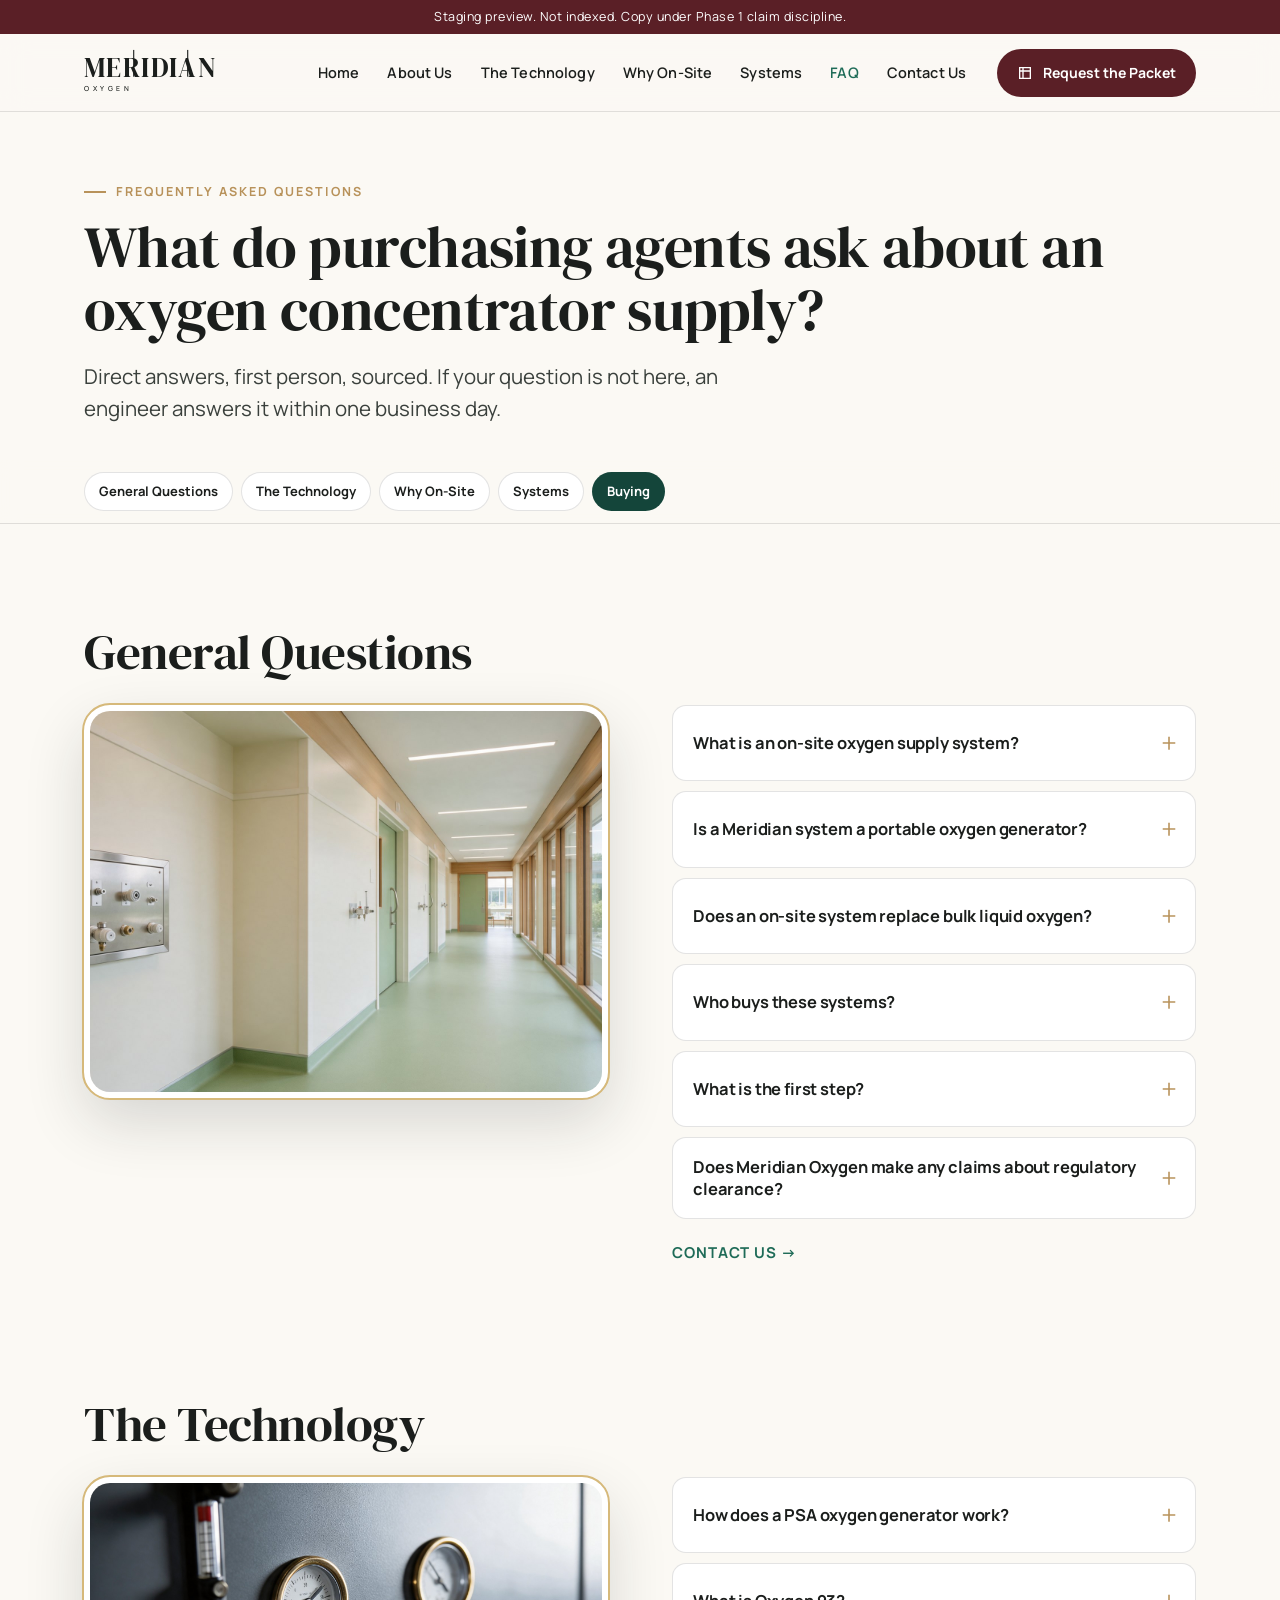
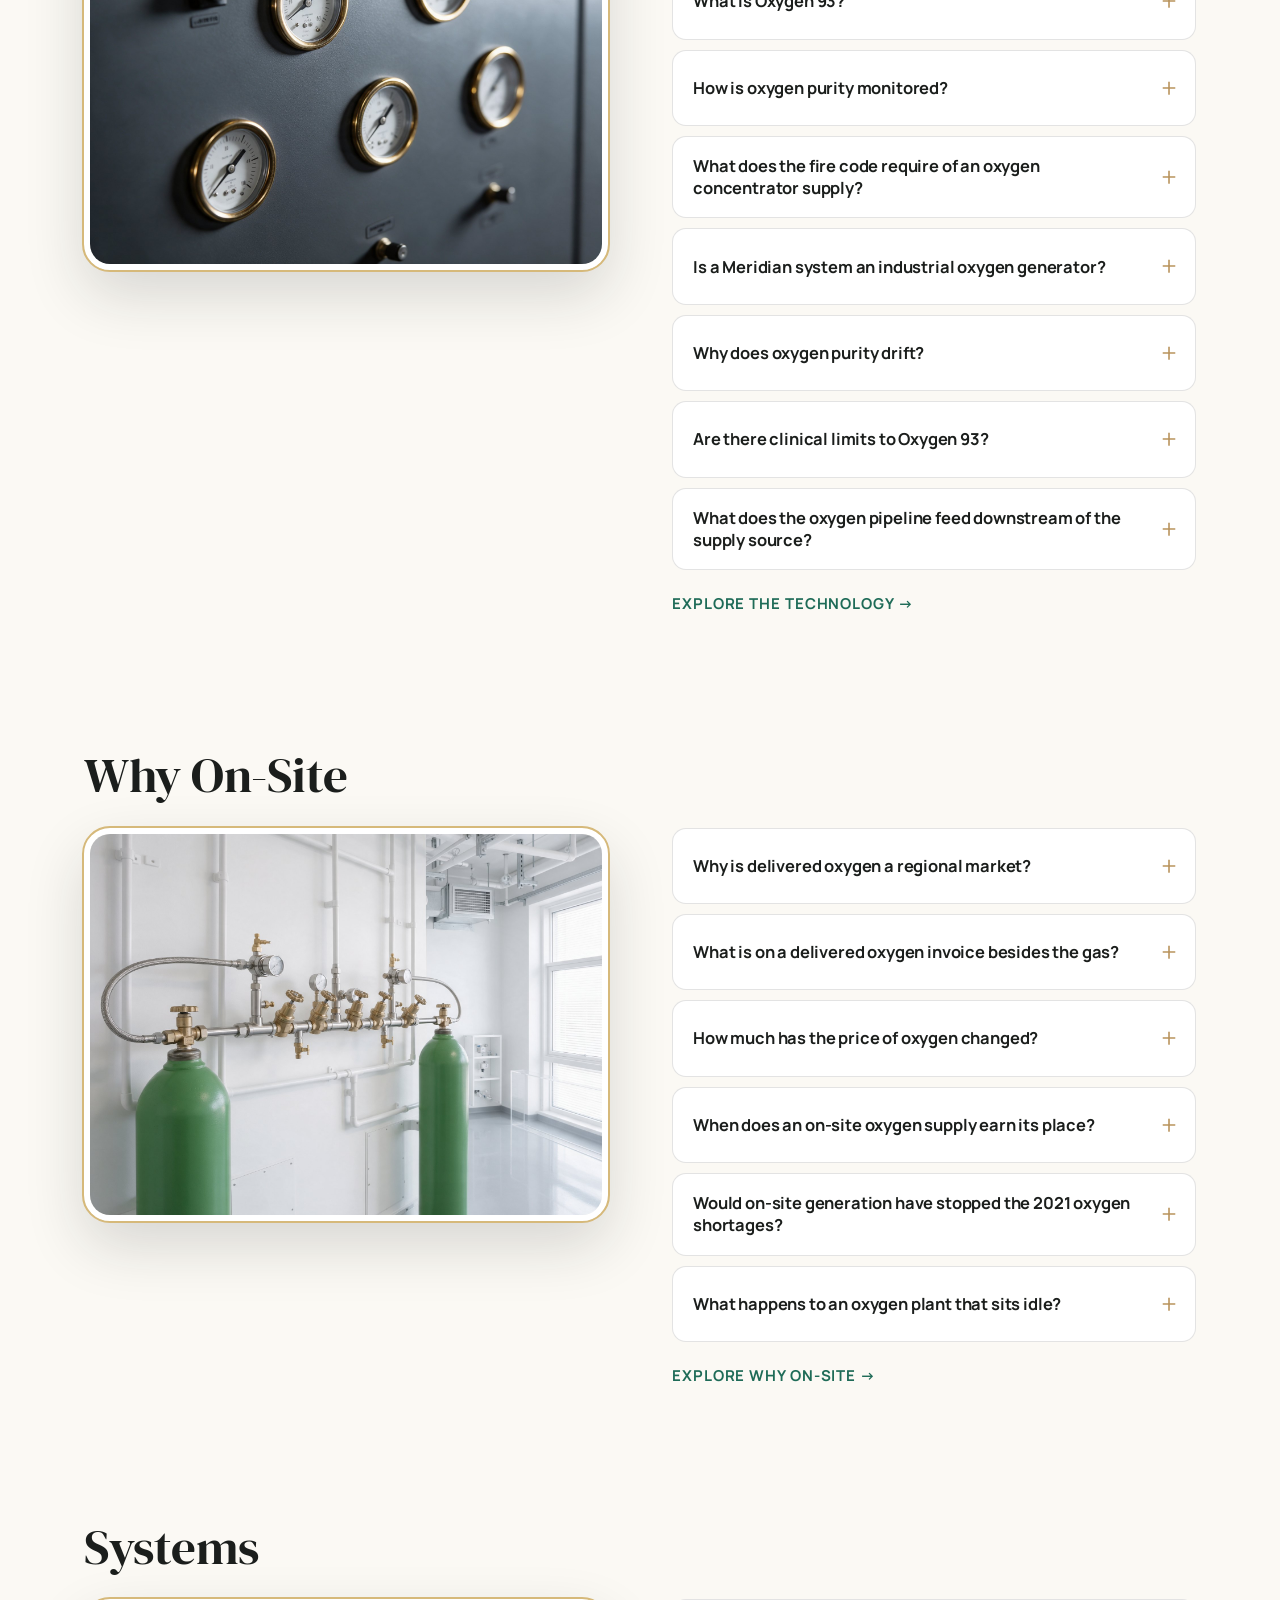
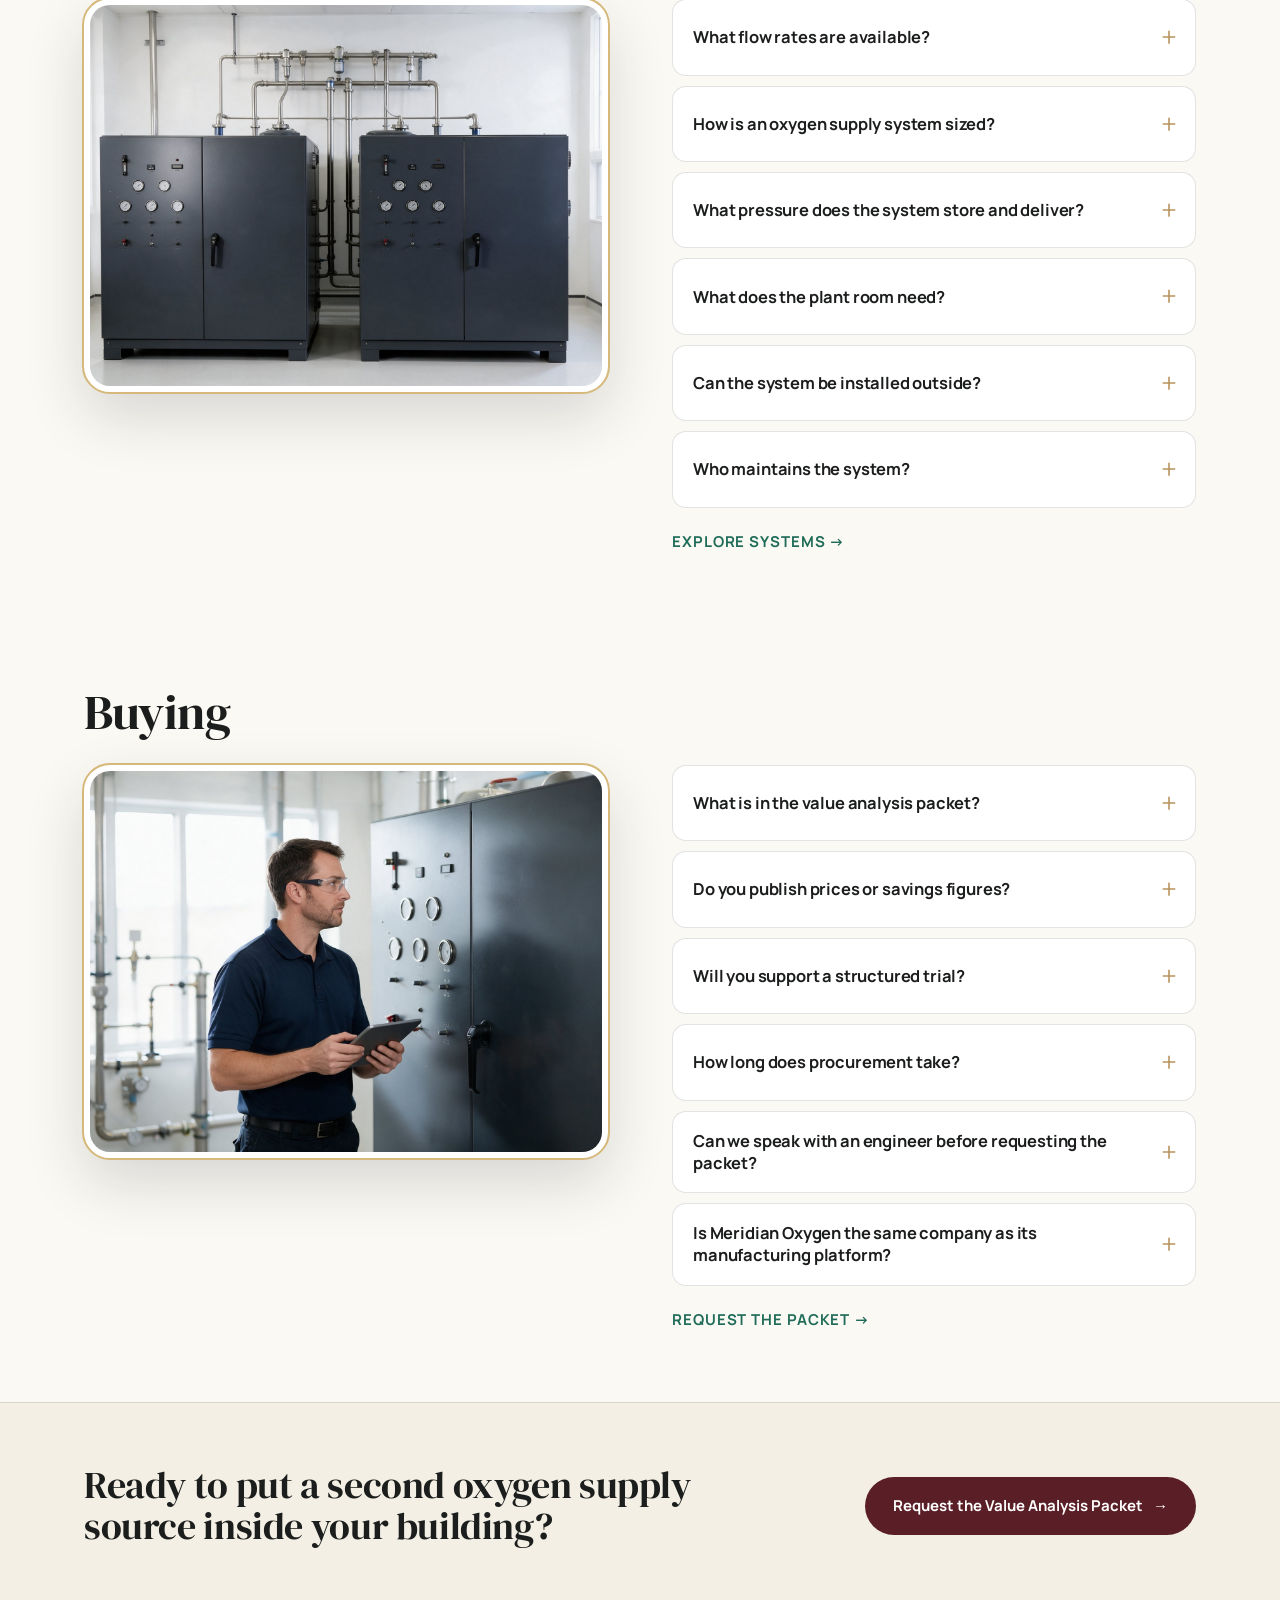
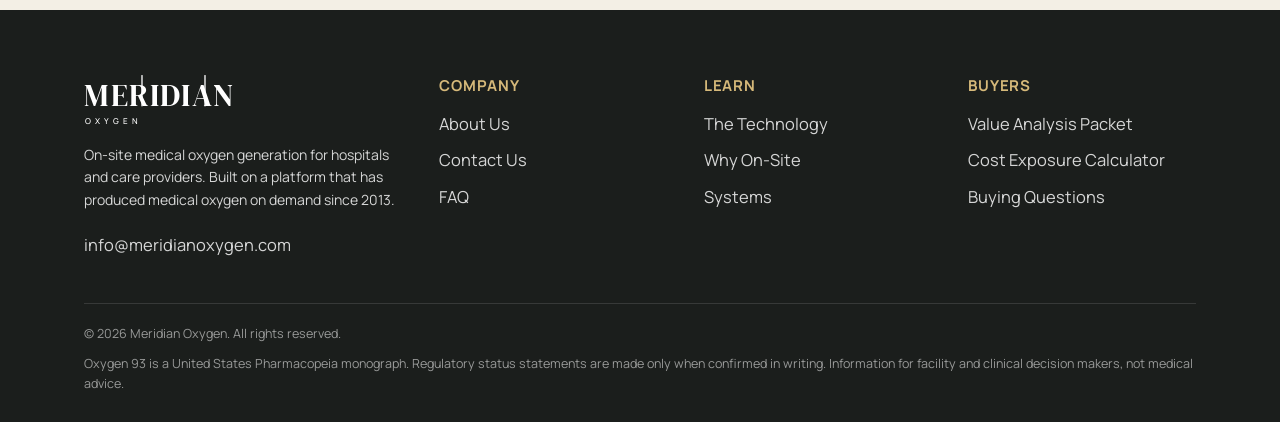
<file: faq.html>
<!doctype html><html lang="en"><head><meta charset="utf-8"><meta name="viewport" content="width=device-width,initial-scale=1">
<title>Meridian Oxygen | Oxygen Generator FAQ</title><meta name="description" content="Answers for purchasing agents and facilities teams on oxygen concentrators, oxygen purity, oxygen safety, why a hospital supply source is not a portable oxygen generator, installation, maintenance and buying."><meta name="keywords" content="oxygen concentrator, oxygen therapy, oxygen purity, oxygen safety, oxygen generator maintenance, oxygen generator installation, oxygen flow meter, oxygen regulator">
<meta name="robots" content="noindex,nofollow"><meta name="author" content="Meridian Oxygen"><meta name="publisher" content="Meridian Oxygen">
<link rel="canonical" href="https://markspectralvision.github.io/meridian-oxygen-staging/faq.html">
<meta property="og:title" content="Meridian Oxygen | Oxygen Generator FAQ"><meta property="og:description" content="Answers for purchasing agents and facilities teams on oxygen concentrators, oxygen purity, oxygen safety, why a hospital supply source is not a portable oxygen generator, installation, maintenance and buying."><meta property="og:image" content="https://markspectralvision.github.io/meridian-oxygen-staging/assets/img/og.jpg"><meta property="og:type" content="website"><meta name="twitter:card" content="summary_large_image"><meta name="twitter:image" content="https://markspectralvision.github.io/meridian-oxygen-staging/assets/img/og.jpg">
<link rel="icon" href="./assets/favicon.svg" type="image/svg+xml">
<link href="https://fonts.googleapis.com/css2?family=DM+Serif+Display&family=Manrope:wght@400;500;600;700;800&family=Playfair+Display:ital,wght@1,500&display=swap" rel="stylesheet">
<link rel="stylesheet" href="./assets/styles.css?v=14">
<script type="application/ld+json">{"@context": "https://schema.org", "@type": "Organization", "@id": "https://markspectralvision.github.io/meridian-oxygen-staging/#organization", "name": "Meridian Oxygen", "url": "https://markspectralvision.github.io/meridian-oxygen-staging/", "logo": "https://markspectralvision.github.io/meridian-oxygen-staging/assets/logo.png", "image": "https://markspectralvision.github.io/meridian-oxygen-staging/assets/img/unit-hero.jpg", "description": "On-site medical oxygen generation systems for hospitals and care providers in the United States.", "email": "info@meridianoxygen.com", "areaServed": {"@type": "Country", "name": "United States"}, "knowsAbout": ["oxygen concentrator", "PSA oxygen generator", "Oxygen 93", "medical gas pipeline supply", "oxygen purity monitoring", "NFPA 99 oxygen concentrator supply units", "cylinder header backup", "oxygen generator maintenance"]}</script>
</head><body><div class="staging">Staging preview. Not indexed. Copy under Phase 1 claim discipline.</div>
<div class="progress" aria-hidden="true"></div>
<header class="site-header"><div class="wrap">
<a class="brand" href="./" aria-label="Meridian Oxygen home"><svg class="logo wordmark" xmlns="http://www.w3.org/2000/svg" viewBox="0 0 440 104" role="img" aria-label="Meridian Oxygen">
  <title>Meridian Oxygen</title>
  <g fill="currentColor">
    <text x="0" y="60" font-family="'DM Serif Display', 'Playfair Display', Georgia, serif" font-size="58" letter-spacing="3">MERIDIAN</text>
    <rect x="106.5" y="2" width="2.4" height="58"/>
    <rect x="223.5" y="2" width="2.4" height="58"/>
    <text x="1" y="92" font-family="Manrope, 'Helvetica Neue', Arial, sans-serif" font-size="15" font-weight="500" letter-spacing="7.5">OXYGEN</text>
  </g>
</svg>
</a>
<nav class="main" aria-label="Primary"><a href="./">Home</a><a href="./about.html">About Us</a><a href="./technology.html">The Technology</a><a href="./why-on-site.html">Why On-Site</a><a href="./systems.html">Systems</a><a href="./faq.html" class="active">FAQ</a><a href="./contact.html">Contact Us</a></nav>
<div class="header-cta"><a class="btn btn-cta" href="./contact.html#packet"><svg width="16" height="16" viewBox="0 0 24 24" fill="none" stroke="currentColor" stroke-width="2"><path d="M4 4h16v16H4z"/><path d="M4 9h16M9 4v16"/></svg><span class="lbl">Request the Packet</span></a><button class="burger" aria-label="Open menu" aria-expanded="false"><span></span></button></div>
<div class="mobile-menu"><a href="./">Home</a><a href="./about.html">About Us</a><a href="./technology.html">The Technology</a><a href="./why-on-site.html">Why On-Site</a><a href="./systems.html">Systems</a><a href="./faq.html">FAQ</a><a href="./contact.html">Contact Us</a></div>
</div></header><main>
<section class="tight" style="padding-bottom:20px"><div class="wrap"><p class="eyebrow">Frequently asked questions</p><h1>What do purchasing agents ask about an oxygen concentrator supply?</h1><p class="lede" style="max-width:720px;margin-top:20px">Direct answers, first person, sourced. If your question is not here, an engineer answers it within one business day.</p></div></section>
<div class="faq-nav"><div class="wrap"><div class="chips"><a class="chip" href="#general">General Questions</a><a class="chip" href="#technology">The Technology</a><a class="chip" href="#why-on-site">Why On-Site</a><a class="chip" href="#systems">Systems</a><a class="chip" href="#buying">Buying</a></div></div></div>
<section class="tight" id="general"><div class="wrap"><h2 style="margin-bottom:26px">General Questions</h2><div class="split" style="align-items:flex-start"><div><figure class="frame reveal"><img src="./assets/img/corridor.jpg" alt="Hospital corridor with a medical gas zone valve" title="Hospital corridor with a medical gas zone valve" data-slot="faq-general"></figure></div><div class="reveal d1"><details><summary><h3>What is an on-site oxygen supply system?</h3></summary><div class="a"><p>An on-site oxygen supply system is an oxygen concentrator plant installed in your building that produces medical oxygen from room air and feeds your medical gas pipeline. At Meridian Oxygen we specify it as a second or third supply source that runs beside your existing bulk or cylinder supply, with its own storage, purity monitoring and alarms.</p></div></details><details><summary><h3>Is a Meridian system a portable oxygen generator?</h3></summary><div class="a"><p>No. A portable oxygen generator serves one patient at the bedside or at home. A Meridian system is a central supply source connected to the hospital pipeline, sized from 30 to 180 liters per minute, with a receiver, a purity analyzer and master alarm outputs.</p></div></details><details><summary><h3>Does an on-site system replace bulk liquid oxygen?</h3></summary><div class="a"><p>No, and we do not sell it that way. The fire code requires a second independent source in every configuration, and the equipment class is described for use as a supply where bulk oxygen is not readily available and as a backup source. Meridian systems are specified alongside your existing supply.</p></div></details><details><summary><h3>Who buys these systems?</h3></summary><div class="a"><p>Hospitals, surgery centers, long-term care groups, emergency medical services stations and clinics that want a hospital oxygen concentrator supply source under their own roof, often in regions far from an air separation plant or with a history of delivery disruption. The purchase runs through the value analysis committee, and our packet is written for that committee.</p></div></details><details><summary><h3>What is the first step?</h3></summary><div class="a"><p>Request the value analysis packet. It contains the specification, the redundancy configuration, the sizing worksheet, the service contract terms and the disclosure of limits. An engineer follows up within one business day to answer questions about oxygen demand and siting.</p></div></details><details><summary><h3>Does Meridian Oxygen make any claims about regulatory clearance?</h3></summary><div class="a"><p>Only when confirmed in writing, and your hospital safety protocols deserve nothing less. Until then, our documents describe what the equipment produces and how it is monitored, and we state the regulatory context plainly. We would rather you hear that from us than discover it in committee.</p></div></details><h4 style="margin-top:22px"><a class="link-arrow" href="./contact.html">Contact Us &rarr;</a></h4></div></div></div></section><section class="tight" id="technology"><div class="wrap"><h2 style="margin-bottom:26px">The Technology</h2><div class="split" style="align-items:flex-start"><div><figure class="frame reveal"><img src="./assets/img/unit-detail.jpg" alt="Purity gauges on a Meridian generator" title="Purity gauges on a Meridian generator" data-slot="faq-technology"></figure></div><div class="reveal d1"><details><summary><h3>How does a PSA oxygen generator work?</h3></summary><div class="a"><p>Pressure swing adsorption compresses filtered room air through a bed of zeolite. The zeolite holds nitrogen under pressure and lets oxygen pass. When pressure drops the bed releases nitrogen to vent while a second bed takes over, so oxygen production is continuous. The product gas is stored in a receiver, analyzed for purity and regulated to pipeline pressure.</p></div></details><details><summary><h3>What is Oxygen 93?</h3></summary><div class="a"><p>Oxygen 93 Percent is a United States Pharmacopeia monograph for oxygen produced from air by the molecular sieve process. It contains not less than 90.0 and not more than 96.0 percent oxygen by volume, with the remainder mainly argon and nitrogen. It is a separate article from Oxygen USP.</p></div></details><details><summary><h3>How is oxygen purity monitored?</h3></summary><div class="a"><p>A continuous oxygen sensor reads product gas concentration and drives local and master alarms when concentration falls below 91 percent. The reading is displayed on the cabinet and reported to the service team. A sample port near the analyzer allows independent verification.</p></div></details><details><summary><h3>What does the fire code require of an oxygen concentrator supply?</h3></summary><div class="a"><p>NFPA 99 has addressed oxygen concentrator central supply since its 2018 edition. Requirements include product gas meeting Oxygen 93 USP or Oxygen USP, a 0.1 micron filter at the outlet, a check valve, an outlet valve with manual and automatic actuation, a vent valve for testing, a sample port, purity alarms, and a second supply source such as a cylinder header.</p></div></details><details><summary><h3>Is a Meridian system an industrial oxygen generator?</h3></summary><div class="a"><p>The physics are the same as an industrial oxygen generator: pressure swing adsorption over zeolite. The medical version adds continuous purity analysis, master alarm outputs, oxygen-service filtration at the outlet, a second supply source, and a specification written to Oxygen 93 USP. Those additions are what a hospital pipeline requires.</p></div></details><details><summary><h3>Why does oxygen purity drift?</h3></summary><div class="a"><p>Purity drift is the first sign of a service need: a clogged intake filter, a dryer past its dew point, a leaking valve seat or a warm plant room. Meridian systems are specified to run above the nominal 93 percent so drift appears on a trend line before it reaches the alarm threshold.</p></div></details><details><summary><h3>Are there clinical limits to Oxygen 93?</h3></summary><div class="a"><p>Two. Some air-oxygen blenders specify oxygen of at least 99 percent, and the achievable inspired fraction from a 93 percent source tops out near 0.93. In closed or minimal-flow anaesthesia circuits argon can accumulate, and published guidance is fresh gas flow at or above twice oxygen consumption with periodic venting. We disclose both in every packet.</p></div></details><details><summary><h3>What does the oxygen pipeline feed downstream of the supply source?</h3></summary><div class="a"><p>Every outlet on your pipeline: ventilators, the oxygen flow meter at each wall outlet, oxygen masks and cannulas used for oxygen therapy, oxygen humidifiers and other oxygen therapy equipment, every oxygen flowmeter and oxygen saturation monitor on the unit, and the ICU equipment that provides respiratory support and respiratory care. Respiratory therapy equipment keeps its oxygen saturation monitoring routine. Respiratory support equipment and oxygen delivery systems downstream of the outlet, and the oxygen saturation targets your clinicians set, do not change because the supply source changed. An oxygen tank or cylinder header remains connected as the second source.</p></div></details><h4 style="margin-top:22px"><a class="link-arrow" href="./technology.html">Explore The Technology &rarr;</a></h4></div></div></div></section><section class="tight" id="why-on-site"><div class="wrap"><h2 style="margin-bottom:26px">Why On-Site</h2><div class="split" style="align-items:flex-start"><div><figure class="frame reveal"><img src="./assets/img/manifold.jpg" alt="Oxygen cylinders on a header manifold" title="Oxygen cylinders on a header manifold" data-slot="faq-why-on-site"></figure></div><div class="reveal d1"><details><summary><h3>Why is delivered oxygen a regional market?</h3></summary><div class="a"><p>Bulk liquid oxygen ships economically only 100 to 250 miles from the air separation unit that made it. The Federal Trade Commission drew seventeen regional markets in the United States on that basis and found each highly concentrated. Your supply competes inside one circle.</p></div></details><details><summary><h3>What is on a delivered oxygen invoice besides the gas?</h3></summary><div class="a"><p>Typically tank rental, delivery charges, fuel surcharges, medical compliance fees and facility fees, on top of minimum purchase requirements and price escalation clauses in multi-year contracts. The largest supplier describes the leased tank and the requirement contracts in its own annual report.</p></div></details><details><summary><h3>How much has the price of oxygen changed?</h3></summary><div class="a"><p>The Bureau of Labor Statistics producer price index for industrial oxygen rose from 309.0 in 2019 to 716.0 in 2025, an increase of 131.7 percent. It is a public federal series.</p></div></details><details><summary><h3>When does an on-site oxygen supply earn its place?</h3></summary><div class="a"><p>Where delivery is genuinely hard: islands, mountain regions, facilities far from an air separation plant, and any facility that saw its emergency oxygen supply stretched during a surge. A published Hawaii installation tied a containerized 600 liter per minute unit into its emergency oxygen supply connection after the 2021 surge.</p></div></details><details><summary><h3>Would on-site generation have stopped the 2021 oxygen shortages?</h3></summary><div class="a"><p>No, and we will not tell you it would have. The documented 2021 failures were frozen vaporizers, undersized pipe and a shortage of drivers with hazardous materials endorsements. A second source helps with delivery dependence. Undersized pipe restricts 93 percent oxygen exactly as it restricts 99 percent.</p></div></details><details><summary><h3>What happens to an oxygen plant that sits idle?</h3></summary><div class="a"><p>It degrades. Published field studies report zeolite damage after roughly two months unused, and replacement can cost a large share of the plant&#x27;s value. That is why Meridian sells the service contract with the system: the contract funds the duty cycle that keeps the plant healthy.</p></div></details><h4 style="margin-top:22px"><a class="link-arrow" href="./why-on-site.html">Explore Why On-Site &rarr;</a></h4></div></div></div></section><section class="tight" id="systems"><div class="wrap"><h2 style="margin-bottom:26px">Systems</h2><div class="split" style="align-items:flex-start"><div><figure class="frame reveal"><img src="./assets/img/unit-pair.jpg" alt="Two Meridian generator cabinets as a redundant pair" title="Two Meridian generator cabinets as a redundant pair" data-slot="faq-systems"></figure></div><div class="reveal d1"><details><summary><h3>What flow rates are available?</h3></summary><div class="a"><p>Six models from 30 to 180 liters per minute. Larger demand is met by pairing cabinets in a multi-source arrangement, which also serves the redundancy requirement.</p></div></details><details><summary><h3>How is an oxygen supply system sized?</h3></summary><div class="a"><p>By peak calculated demand, not average draw. Each source in a multi-source arrangement must carry the full demand on its own. Published guidance puts a moderate-acuity patient on high-flow support near 16.5 liters per minute, and a simple facility estimate adds a base allowance per bed to a per-outlet allowance for intensive care and operating rooms. The packet includes the worksheet.</p></div></details><details><summary><h3>What pressure does the system store and deliver?</h3></summary><div class="a"><p>Product gas is stored at 165 PSI in an ASME receiver and regulated down to pipeline pressure through the required filter and check valve.</p></div></details><details><summary><h3>What does the plant room need?</h3></summary><div class="a"><p>Space for the cabinet, the receiver and the air pretreatment train, coordinated with hospital ventilation, three-phase power on the essential electrical system, heat rejection that your hospital ventilation systems must carry, and a location where the air side of the concentrator is not in the same enclosure as cylinder manifolds or bulk headers. Feed air quality matters: the specification calls for 40 to 80 degrees Fahrenheit and a dry intake.</p></div></details><details><summary><h3>Can the system be installed outside?</h3></summary><div class="a"><p>Yes. A containerized unit with the generator, receiver, compressor and vacuum in one enclosure sits on a pad and ties into the emergency oxygen supply connection with minimal piping change.</p></div></details><details><summary><h3>Who maintains the system?</h3></summary><div class="a"><p>A service team trained on the equipment as installed, under a contract that covers filter changes, dryer service, purity verification, alarm testing and response times. Remote monitoring reports purity and pressure so visits are scheduled from the trend line, not the alarm.</p></div></details><h4 style="margin-top:22px"><a class="link-arrow" href="./systems.html">Explore Systems &rarr;</a></h4></div></div></div></section><section class="tight" id="buying"><div class="wrap"><h2 style="margin-bottom:26px">Buying</h2><div class="split" style="align-items:flex-start"><div><figure class="frame reveal"><img src="./assets/img/engineer.jpg" alt="Meridian engineer reviewing a system" title="Meridian engineer reviewing a system" data-slot="faq-buying"></figure></div><div class="reveal d1"><details><summary><h3>What is in the value analysis packet?</h3></summary><div class="a"><p>The specification for each model, a conformance statement, the redundancy configuration, the sizing worksheet, the service contract terms, plant room requirements, the disclosure of clinical limits, and a plain statement of regulatory status. It is written to be handed to a committee.</p></div></details><details><summary><h3>Do you publish prices or savings figures?</h3></summary><div class="a"><p>No. Oxygen generator cost depends on flow rate, redundancy configuration, plant room work and the service contract, and every facility&#x27;s oxygen demand, delivery situation and electrical cost differ, and every savings percentage published in this category traces back to a vendor. The cost exposure calculator on the Why On-Site page uses your numbers and public data only.</p></div></details><details><summary><h3>Will you support a structured trial?</h3></summary><div class="a"><p>Yes. We prefer a trial that your team designs, that we sponsor, and whose results you are free to share. Evidence that is not written by the manufacturer is the evidence a committee trusts.</p></div></details><details><summary><h3>How long does procurement take?</h3></summary><div class="a"><p>Capital medical gas equipment runs on the facility&#x27;s capital cycle and committee calendar. Many committees will not re-review a declined request for a year, so we would rather help you assemble a complete packet than rush a submission.</p></div></details><details><summary><h3>Can we speak with an engineer before requesting the packet?</h3></summary><div class="a"><p>Yes. Use the contact page. An engineer replies within one business day. You will not be handed to a sales script.</p></div></details><details><summary><h3>Is Meridian Oxygen the same company as its manufacturing platform?</h3></summary><div class="a"><p>No. Meridian Oxygen is a standalone company built on a platform that has produced medical oxygen on demand since 2013 in a different market. We tell you where the engineering comes from and we make no claims that belong to that other market.</p></div></details><h4 style="margin-top:22px"><a class="link-arrow" href="./contact.html#packet">Request the Packet &rarr;</a></h4></div></div></div></section>
<script type="application/ld+json">{"@context": "https://schema.org", "@type": "FAQPage", "mainEntity": [{"@type": "Question", "name": "What is an on-site oxygen supply system?", "acceptedAnswer": {"@type": "Answer", "text": "An on-site oxygen supply system is an oxygen concentrator plant installed in your building that produces medical oxygen from room air and feeds your medical gas pipeline. At Meridian Oxygen we specify it as a second or third supply source that runs beside your existing bulk or cylinder supply, with its own storage, purity monitoring and alarms."}}, {"@type": "Question", "name": "Is a Meridian system a portable oxygen generator?", "acceptedAnswer": {"@type": "Answer", "text": "No. A portable oxygen generator serves one patient at the bedside or at home. A Meridian system is a central supply source connected to the hospital pipeline, sized from 30 to 180 liters per minute, with a receiver, a purity analyzer and master alarm outputs."}}, {"@type": "Question", "name": "Does an on-site system replace bulk liquid oxygen?", "acceptedAnswer": {"@type": "Answer", "text": "No, and we do not sell it that way. The fire code requires a second independent source in every configuration, and the equipment class is described for use as a supply where bulk oxygen is not readily available and as a backup source. Meridian systems are specified alongside your existing supply."}}, {"@type": "Question", "name": "Who buys these systems?", "acceptedAnswer": {"@type": "Answer", "text": "Hospitals, surgery centers, long-term care groups, emergency medical services stations and clinics that want a hospital oxygen concentrator supply source under their own roof, often in regions far from an air separation plant or with a history of delivery disruption. The purchase runs through the value analysis committee, and our packet is written for that committee."}}, {"@type": "Question", "name": "What is the first step?", "acceptedAnswer": {"@type": "Answer", "text": "Request the value analysis packet. It contains the specification, the redundancy configuration, the sizing worksheet, the service contract terms and the disclosure of limits. An engineer follows up within one business day to answer questions about oxygen demand and siting."}}, {"@type": "Question", "name": "Does Meridian Oxygen make any claims about regulatory clearance?", "acceptedAnswer": {"@type": "Answer", "text": "Only when confirmed in writing, and your hospital safety protocols deserve nothing less. Until then, our documents describe what the equipment produces and how it is monitored, and we state the regulatory context plainly. We would rather you hear that from us than discover it in committee."}}, {"@type": "Question", "name": "How does a PSA oxygen generator work?", "acceptedAnswer": {"@type": "Answer", "text": "Pressure swing adsorption compresses filtered room air through a bed of zeolite. The zeolite holds nitrogen under pressure and lets oxygen pass. When pressure drops the bed releases nitrogen to vent while a second bed takes over, so oxygen production is continuous. The product gas is stored in a receiver, analyzed for purity and regulated to pipeline pressure."}}, {"@type": "Question", "name": "What is Oxygen 93?", "acceptedAnswer": {"@type": "Answer", "text": "Oxygen 93 Percent is a United States Pharmacopeia monograph for oxygen produced from air by the molecular sieve process. It contains not less than 90.0 and not more than 96.0 percent oxygen by volume, with the remainder mainly argon and nitrogen. It is a separate article from Oxygen USP."}}, {"@type": "Question", "name": "How is oxygen purity monitored?", "acceptedAnswer": {"@type": "Answer", "text": "A continuous oxygen sensor reads product gas concentration and drives local and master alarms when concentration falls below 91 percent. The reading is displayed on the cabinet and reported to the service team. A sample port near the analyzer allows independent verification."}}, {"@type": "Question", "name": "What does the fire code require of an oxygen concentrator supply?", "acceptedAnswer": {"@type": "Answer", "text": "NFPA 99 has addressed oxygen concentrator central supply since its 2018 edition. Requirements include product gas meeting Oxygen 93 USP or Oxygen USP, a 0.1 micron filter at the outlet, a check valve, an outlet valve with manual and automatic actuation, a vent valve for testing, a sample port, purity alarms, and a second supply source such as a cylinder header."}}, {"@type": "Question", "name": "Why does oxygen purity drift?", "acceptedAnswer": {"@type": "Answer", "text": "Purity drift is the first sign of a service need: a clogged intake filter, a dryer past its dew point, a leaking valve seat or a warm plant room. Meridian systems are specified to run above the nominal 93 percent so drift appears on a trend line before it reaches the alarm threshold."}}, {"@type": "Question", "name": "Are there clinical limits to Oxygen 93?", "acceptedAnswer": {"@type": "Answer", "text": "Two. Some air-oxygen blenders specify oxygen of at least 99 percent, and the achievable inspired fraction from a 93 percent source tops out near 0.93. In closed or minimal-flow anaesthesia circuits argon can accumulate, and published guidance is fresh gas flow at or above twice oxygen consumption with periodic venting. We disclose both in every packet."}}, {"@type": "Question", "name": "Why is delivered oxygen a regional market?", "acceptedAnswer": {"@type": "Answer", "text": "Bulk liquid oxygen ships economically only 100 to 250 miles from the air separation unit that made it. The Federal Trade Commission drew seventeen regional markets in the United States on that basis and found each highly concentrated. Your supply competes inside one circle."}}, {"@type": "Question", "name": "What is on a delivered oxygen invoice besides the gas?", "acceptedAnswer": {"@type": "Answer", "text": "Typically tank rental, delivery charges, fuel surcharges, medical compliance fees and facility fees, on top of minimum purchase requirements and price escalation clauses in multi-year contracts. The largest supplier describes the leased tank and the requirement contracts in its own annual report."}}, {"@type": "Question", "name": "How much has the price of oxygen changed?", "acceptedAnswer": {"@type": "Answer", "text": "The Bureau of Labor Statistics producer price index for industrial oxygen rose from 309.0 in 2019 to 716.0 in 2025, an increase of 131.7 percent. It is a public federal series."}}, {"@type": "Question", "name": "When does an on-site oxygen supply earn its place?", "acceptedAnswer": {"@type": "Answer", "text": "Where delivery is genuinely hard: islands, mountain regions, facilities far from an air separation plant, and any facility that saw its emergency oxygen supply stretched during a surge. A published Hawaii installation tied a containerized 600 liter per minute unit into its emergency oxygen supply connection after the 2021 surge."}}, {"@type": "Question", "name": "Would on-site generation have stopped the 2021 oxygen shortages?", "acceptedAnswer": {"@type": "Answer", "text": "No, and we will not tell you it would have. The documented 2021 failures were frozen vaporizers, undersized pipe and a shortage of drivers with hazardous materials endorsements. A second source helps with delivery dependence. Undersized pipe restricts 93 percent oxygen exactly as it restricts 99 percent."}}, {"@type": "Question", "name": "What happens to an oxygen plant that sits idle?", "acceptedAnswer": {"@type": "Answer", "text": "It degrades. Published field studies report zeolite damage after roughly two months unused, and replacement can cost a large share of the plant's value. That is why Meridian sells the service contract with the system: the contract funds the duty cycle that keeps the plant healthy."}}, {"@type": "Question", "name": "What flow rates are available?", "acceptedAnswer": {"@type": "Answer", "text": "Six models from 30 to 180 liters per minute. Larger demand is met by pairing cabinets in a multi-source arrangement, which also serves the redundancy requirement."}}, {"@type": "Question", "name": "How is an oxygen supply system sized?", "acceptedAnswer": {"@type": "Answer", "text": "By peak calculated demand, not average draw. Each source in a multi-source arrangement must carry the full demand on its own. Published guidance puts a moderate-acuity patient on high-flow support near 16.5 liters per minute, and a simple facility estimate adds a base allowance per bed to a per-outlet allowance for intensive care and operating rooms. The packet includes the worksheet."}}, {"@type": "Question", "name": "What pressure does the system store and deliver?", "acceptedAnswer": {"@type": "Answer", "text": "Product gas is stored at 165 PSI in an ASME receiver and regulated down to pipeline pressure through the required filter and check valve."}}, {"@type": "Question", "name": "What does the plant room need?", "acceptedAnswer": {"@type": "Answer", "text": "Space for the cabinet, the receiver and the air pretreatment train, coordinated with hospital ventilation, three-phase power on the essential electrical system, heat rejection that your hospital ventilation systems must carry, and a location where the air side of the concentrator is not in the same enclosure as cylinder manifolds or bulk headers. Feed air quality matters: the specification calls for 40 to 80 degrees Fahrenheit and a dry intake."}}, {"@type": "Question", "name": "Can the system be installed outside?", "acceptedAnswer": {"@type": "Answer", "text": "Yes. A containerized unit with the generator, receiver, compressor and vacuum in one enclosure sits on a pad and ties into the emergency oxygen supply connection with minimal piping change."}}, {"@type": "Question", "name": "Who maintains the system?", "acceptedAnswer": {"@type": "Answer", "text": "A service team trained on the equipment as installed, under a contract that covers filter changes, dryer service, purity verification, alarm testing and response times. Remote monitoring reports purity and pressure so visits are scheduled from the trend line, not the alarm."}}, {"@type": "Question", "name": "What is in the value analysis packet?", "acceptedAnswer": {"@type": "Answer", "text": "The specification for each model, a conformance statement, the redundancy configuration, the sizing worksheet, the service contract terms, plant room requirements, the disclosure of clinical limits, and a plain statement of regulatory status. It is written to be handed to a committee."}}, {"@type": "Question", "name": "Do you publish prices or savings figures?", "acceptedAnswer": {"@type": "Answer", "text": "No. Oxygen generator cost depends on flow rate, redundancy configuration, plant room work and the service contract, and every facility's oxygen demand, delivery situation and electrical cost differ, and every savings percentage published in this category traces back to a vendor. The cost exposure calculator on the Why On-Site page uses your numbers and public data only."}}, {"@type": "Question", "name": "Will you support a structured trial?", "acceptedAnswer": {"@type": "Answer", "text": "Yes. We prefer a trial that your team designs, that we sponsor, and whose results you are free to share. Evidence that is not written by the manufacturer is the evidence a committee trusts."}}, {"@type": "Question", "name": "How long does procurement take?", "acceptedAnswer": {"@type": "Answer", "text": "Capital medical gas equipment runs on the facility's capital cycle and committee calendar. Many committees will not re-review a declined request for a year, so we would rather help you assemble a complete packet than rush a submission."}}, {"@type": "Question", "name": "Can we speak with an engineer before requesting the packet?", "acceptedAnswer": {"@type": "Answer", "text": "Yes. Use the contact page. An engineer replies within one business day. You will not be handed to a sales script."}}, {"@type": "Question", "name": "Is Meridian Oxygen the same company as its manufacturing platform?", "acceptedAnswer": {"@type": "Answer", "text": "No. Meridian Oxygen is a standalone company built on a platform that has produced medical oxygen on demand since 2013 in a different market. We tell you where the engineering comes from and we make no claims that belong to that other market."}}, {"@type": "Question", "name": "What does the oxygen pipeline feed downstream of the supply source?", "acceptedAnswer": {"@type": "Answer", "text": "Every outlet on your pipeline: ventilators, the oxygen flow meter at each wall outlet, oxygen masks and cannulas used for oxygen therapy, oxygen humidifiers and other oxygen therapy equipment, every oxygen flowmeter and oxygen saturation monitor on the unit, and the ICU equipment that provides respiratory support and respiratory care. Respiratory therapy equipment keeps its oxygen saturation monitoring routine. Respiratory support equipment and oxygen delivery systems downstream of the outlet, and the oxygen saturation targets your clinicians set, do not change because the supply source changed. An oxygen tank or cylinder header remains connected as the second source."}}, {"@type": "Question", "name": "Is a Meridian system an industrial oxygen generator?", "acceptedAnswer": {"@type": "Answer", "text": "The physics are the same as an industrial oxygen generator: pressure swing adsorption over zeolite. The medical version adds continuous purity analysis, master alarm outputs, oxygen-service filtration at the outlet, a second supply source, and a specification written to Oxygen 93 USP. Those additions are what a hospital pipeline requires."}}]}</script>
</main><section class="cta-band tight"><div class="wrap in"><h2>Ready to put a second oxygen supply source inside your building?</h2><a class="btn btn-cta" href="./contact.html#packet">Request the Value Analysis Packet <span class="ar">&rarr;</span></a></div></section>
<footer><div class="wrap"><div class="cols">
<div><a class="brand" href="./" aria-label="Meridian Oxygen"><svg class="logo wordmark" xmlns="http://www.w3.org/2000/svg" viewBox="0 0 440 104" role="img" aria-label="Meridian Oxygen">
  <title>Meridian Oxygen</title>
  <g fill="currentColor">
    <text x="0" y="60" font-family="'DM Serif Display', 'Playfair Display', Georgia, serif" font-size="58" letter-spacing="3">MERIDIAN</text>
    <rect x="106.5" y="2" width="2.4" height="58"/>
    <rect x="223.5" y="2" width="2.4" height="58"/>
    <text x="1" y="92" font-family="Manrope, 'Helvetica Neue', Arial, sans-serif" font-size="15" font-weight="500" letter-spacing="7.5">OXYGEN</text>
  </g>
</svg>
</a><p style="max-width:360px;font-size:14px">On-site medical oxygen generation for hospitals and care providers. Built on a platform that has produced medical oxygen on demand since 2013.</p><a href="mailto:info@meridianoxygen.com">info@meridianoxygen.com</a><!-- TODO: phone (tel:) and staffed address when assigned --></div>
<div><h4>Company</h4><a href="./about.html">About Us</a><a href="./contact.html">Contact Us</a><a href="./faq.html">FAQ</a></div>
<div><h4>Learn</h4><a href="./technology.html">The Technology</a><a href="./why-on-site.html">Why On-Site</a><a href="./systems.html">Systems</a></div>
<div><h4>Buyers</h4><a href="./contact.html#packet">Value Analysis Packet</a><a href="./why-on-site.html#calculator">Cost Exposure Calculator</a><a href="./faq.html#buying">Buying Questions</a></div>
</div><div class="fine"><span>&copy; 2026 Meridian Oxygen. All rights reserved.</span><span>Oxygen 93 is a United States Pharmacopeia monograph. Regulatory status statements are made only when confirmed in writing. Information for facility and clinical decision makers, not medical advice.</span></div></div></footer>
<script src="./assets/main.js?v=14"></script></body></html>
</file>
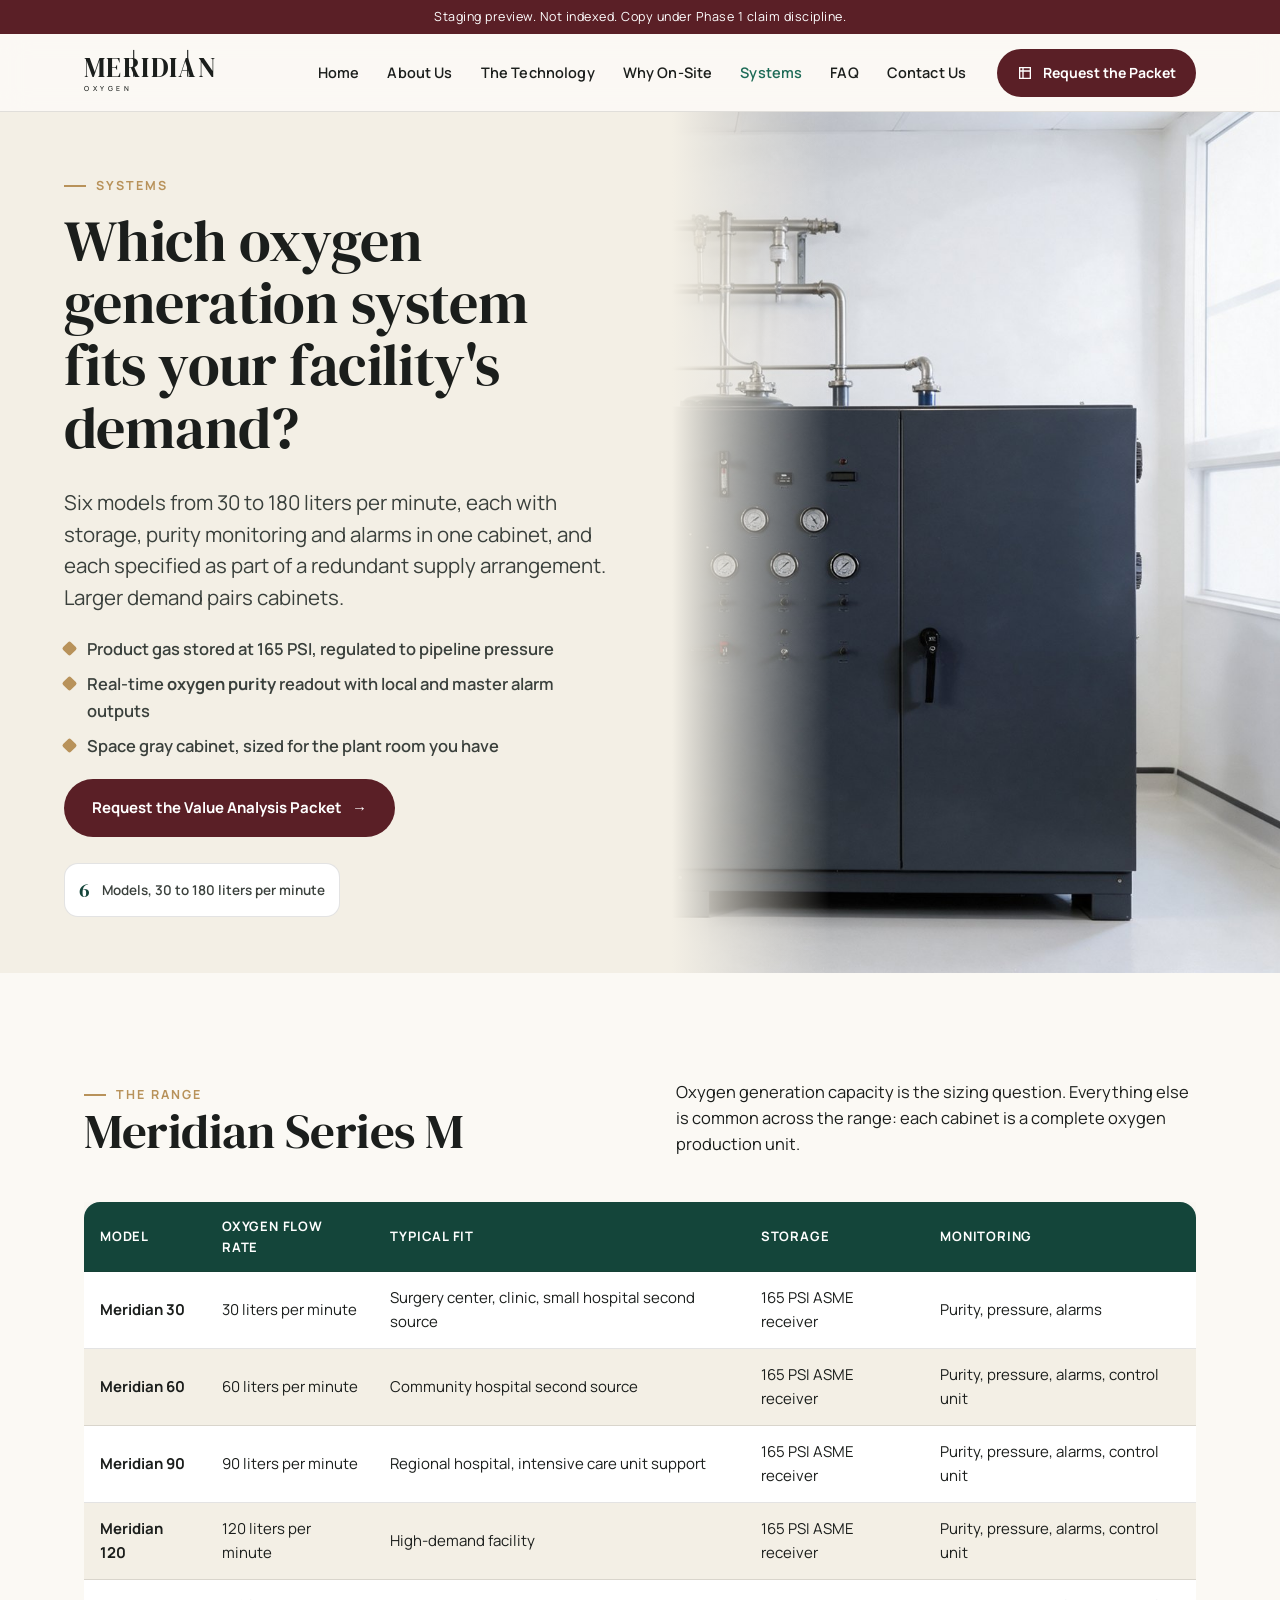
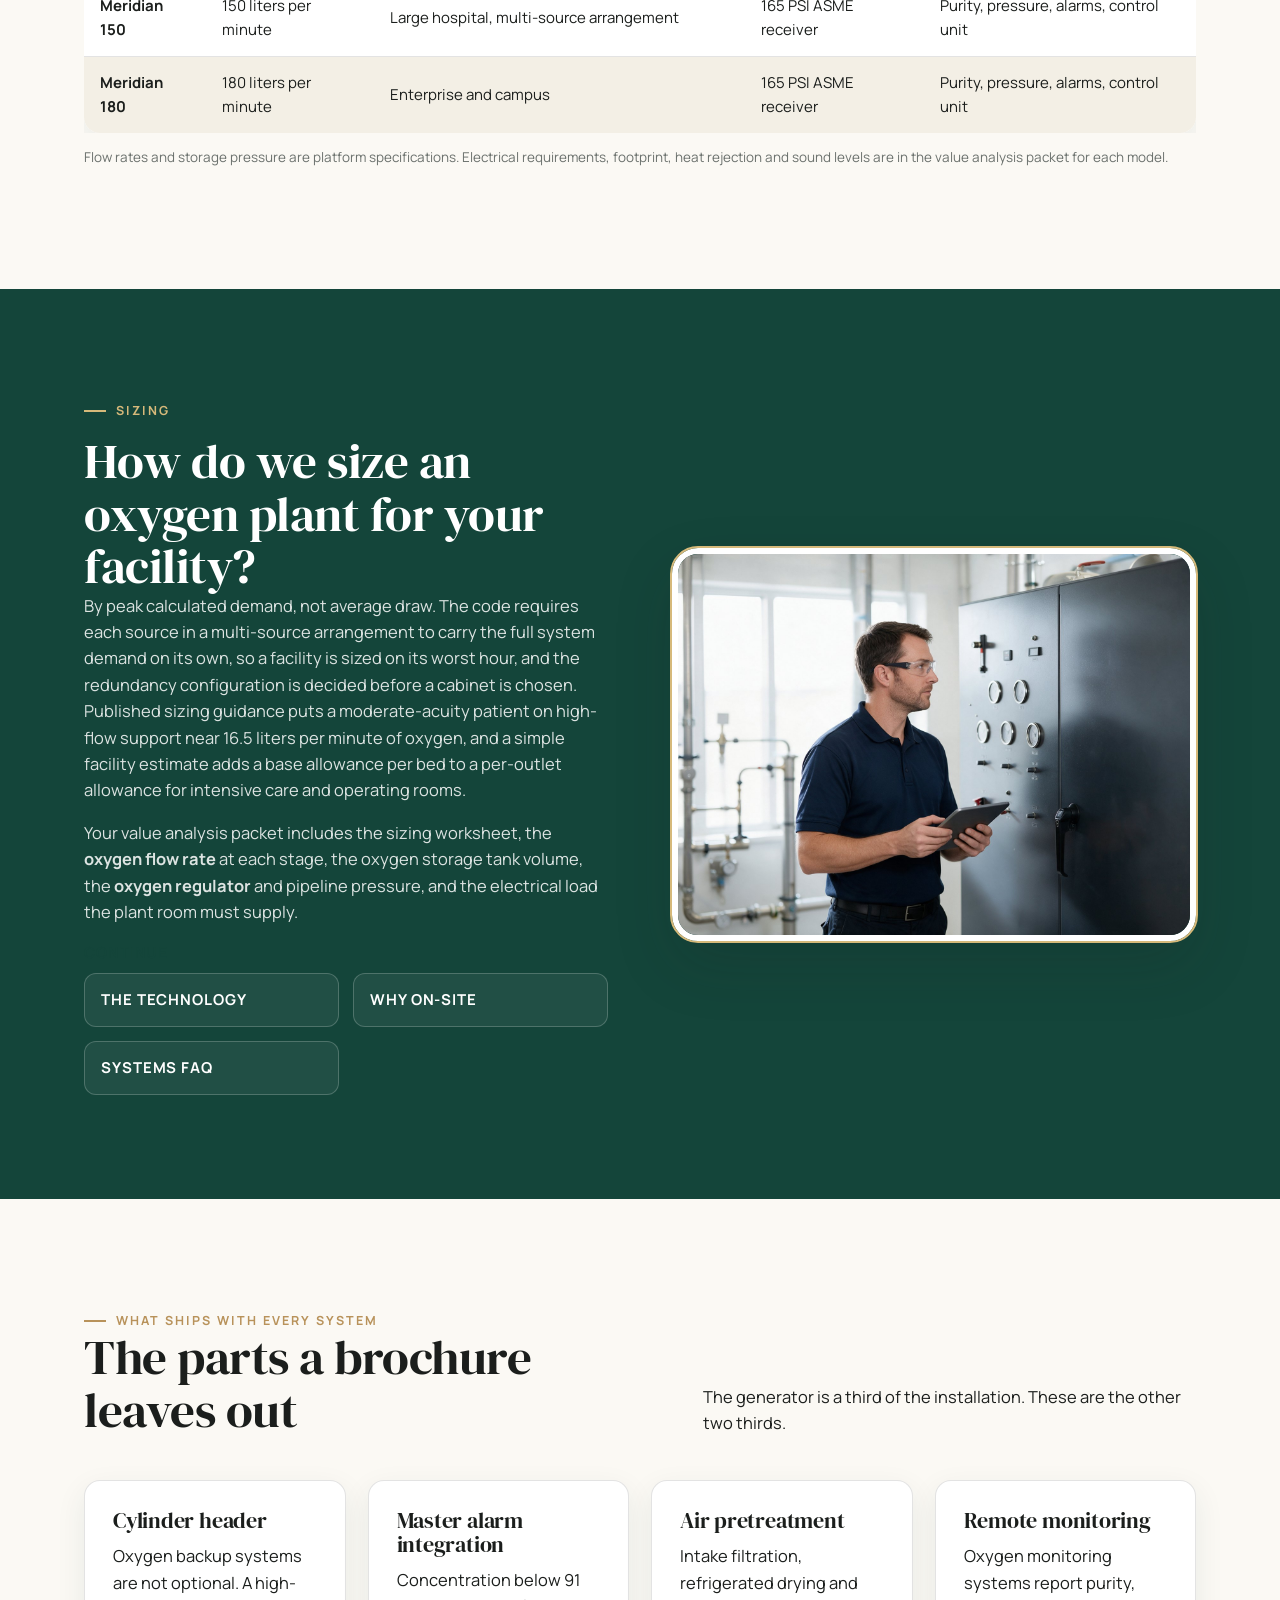
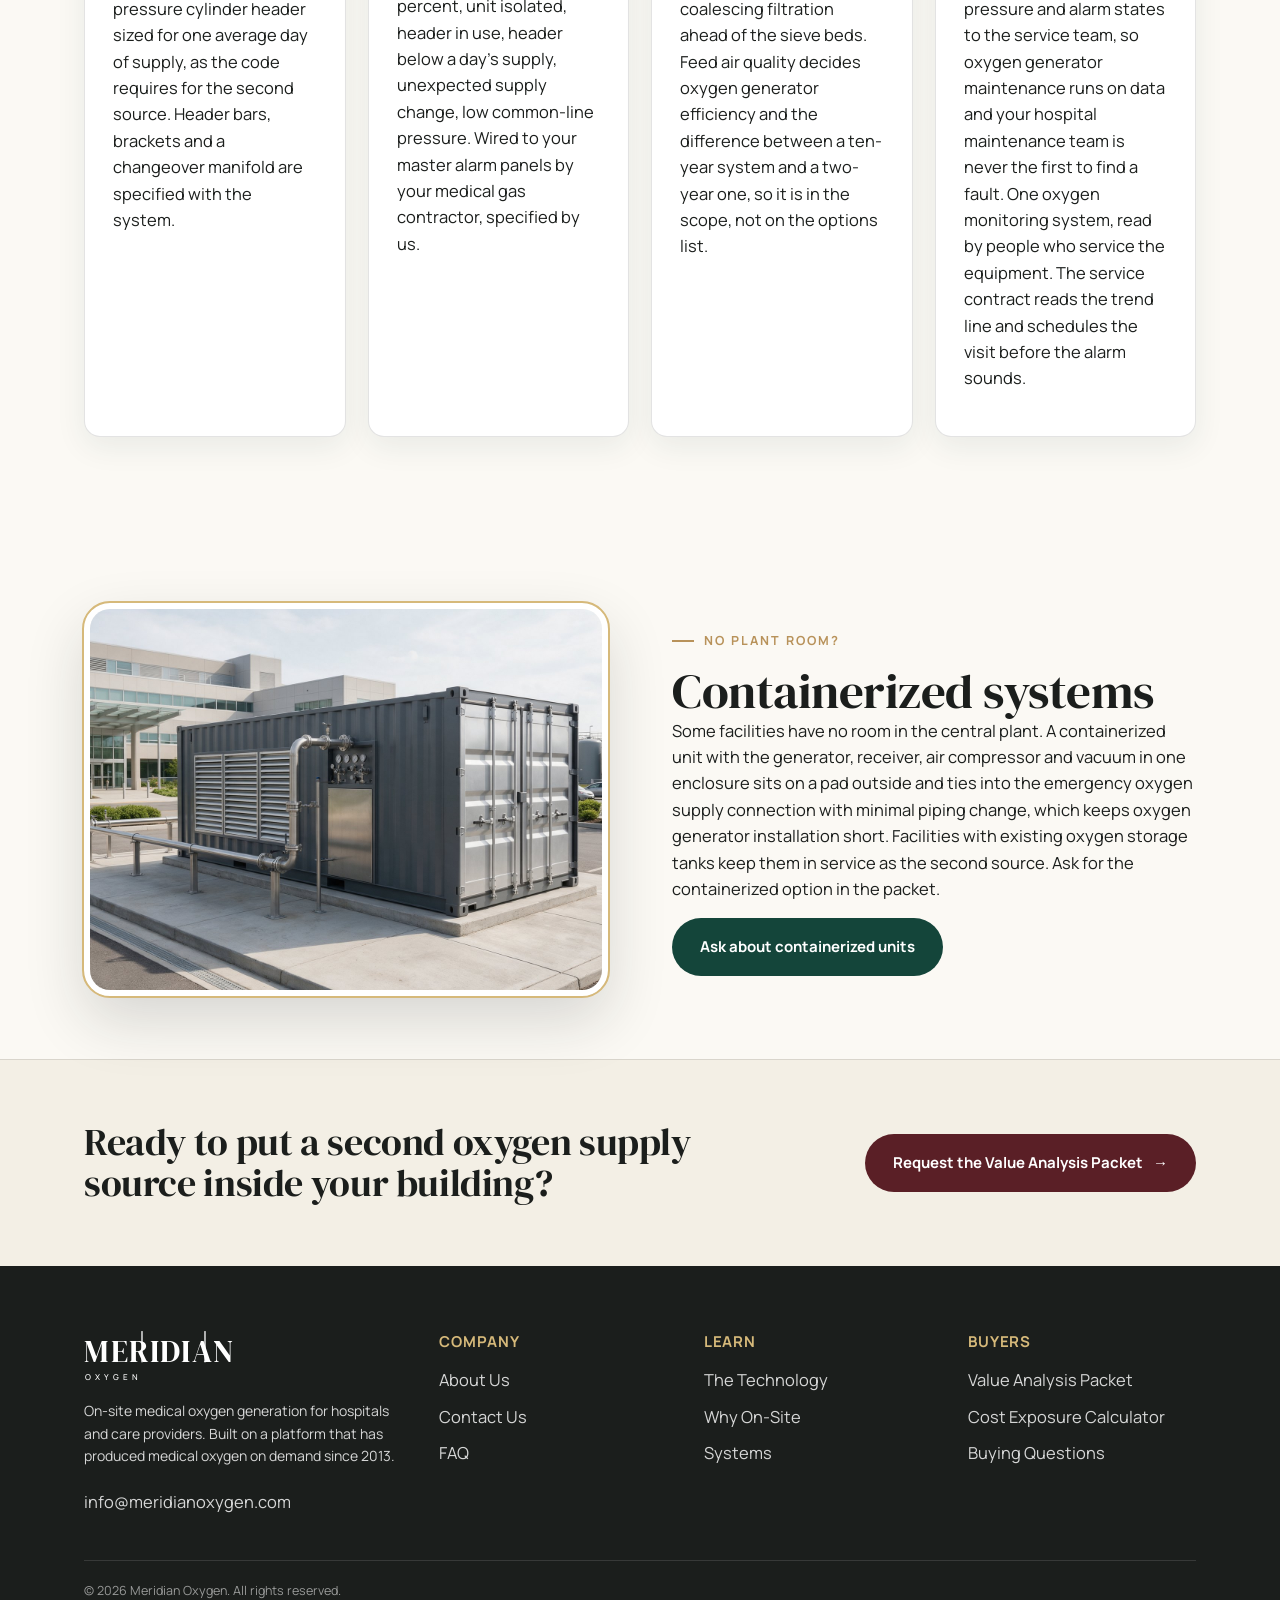
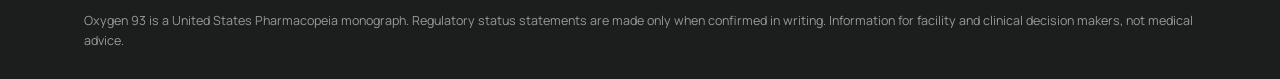
<file: systems.html>
<!doctype html><html lang="en"><head><meta charset="utf-8"><meta name="viewport" content="width=device-width,initial-scale=1">
<title>Meridian Oxygen | Oxygen Generation Systems</title><meta name="description" content="Meridian Oxygen generation systems from 30 to 180 liters per minute, with storage, purity monitoring, alarms and a cylinder header for redundancy."><meta name="keywords" content="oxygen generation system, oxygen storage tank, oxygen compressor, oxygen flow rate, oxygen regulator, industrial oxygen generator, oxygen plant, oxygen distribution">
<meta name="robots" content="noindex,nofollow"><meta name="author" content="Meridian Oxygen"><meta name="publisher" content="Meridian Oxygen">
<link rel="canonical" href="https://markspectralvision.github.io/meridian-oxygen-staging/systems.html">
<meta property="og:title" content="Meridian Oxygen | Oxygen Generation Systems"><meta property="og:description" content="Meridian Oxygen generation systems from 30 to 180 liters per minute, with storage, purity monitoring, alarms and a cylinder header for redundancy."><meta property="og:image" content="https://markspectralvision.github.io/meridian-oxygen-staging/assets/img/og.jpg"><meta property="og:type" content="website"><meta name="twitter:card" content="summary_large_image"><meta name="twitter:image" content="https://markspectralvision.github.io/meridian-oxygen-staging/assets/img/og.jpg">
<link rel="icon" href="./assets/favicon.svg" type="image/svg+xml">
<link href="https://fonts.googleapis.com/css2?family=DM+Serif+Display&family=Manrope:wght@400;500;600;700;800&family=Playfair+Display:ital,wght@1,500&display=swap" rel="stylesheet">
<link rel="stylesheet" href="./assets/styles.css?v=14">
<script type="application/ld+json">{"@context": "https://schema.org", "@type": "Organization", "@id": "https://markspectralvision.github.io/meridian-oxygen-staging/#organization", "name": "Meridian Oxygen", "url": "https://markspectralvision.github.io/meridian-oxygen-staging/", "logo": "https://markspectralvision.github.io/meridian-oxygen-staging/assets/logo.png", "image": "https://markspectralvision.github.io/meridian-oxygen-staging/assets/img/unit-hero.jpg", "description": "On-site medical oxygen generation systems for hospitals and care providers in the United States.", "email": "info@meridianoxygen.com", "areaServed": {"@type": "Country", "name": "United States"}, "knowsAbout": ["oxygen concentrator", "PSA oxygen generator", "Oxygen 93", "medical gas pipeline supply", "oxygen purity monitoring", "NFPA 99 oxygen concentrator supply units", "cylinder header backup", "oxygen generator maintenance"]}</script>
</head><body><div class="staging">Staging preview. Not indexed. Copy under Phase 1 claim discipline.</div>
<div class="progress" aria-hidden="true"></div>
<header class="site-header"><div class="wrap">
<a class="brand" href="./" aria-label="Meridian Oxygen home"><svg class="logo wordmark" xmlns="http://www.w3.org/2000/svg" viewBox="0 0 440 104" role="img" aria-label="Meridian Oxygen">
  <title>Meridian Oxygen</title>
  <g fill="currentColor">
    <text x="0" y="60" font-family="'DM Serif Display', 'Playfair Display', Georgia, serif" font-size="58" letter-spacing="3">MERIDIAN</text>
    <rect x="106.5" y="2" width="2.4" height="58"/>
    <rect x="223.5" y="2" width="2.4" height="58"/>
    <text x="1" y="92" font-family="Manrope, 'Helvetica Neue', Arial, sans-serif" font-size="15" font-weight="500" letter-spacing="7.5">OXYGEN</text>
  </g>
</svg>
</a>
<nav class="main" aria-label="Primary"><a href="./">Home</a><a href="./about.html">About Us</a><a href="./technology.html">The Technology</a><a href="./why-on-site.html">Why On-Site</a><a href="./systems.html" class="active">Systems</a><a href="./faq.html">FAQ</a><a href="./contact.html">Contact Us</a></nav>
<div class="header-cta"><a class="btn btn-cta" href="./contact.html#packet"><svg width="16" height="16" viewBox="0 0 24 24" fill="none" stroke="currentColor" stroke-width="2"><path d="M4 4h16v16H4z"/><path d="M4 9h16M9 4v16"/></svg><span class="lbl">Request the Packet</span></a><button class="burger" aria-label="Open menu" aria-expanded="false"><span></span></button></div>
<div class="mobile-menu"><a href="./">Home</a><a href="./about.html">About Us</a><a href="./technology.html">The Technology</a><a href="./why-on-site.html">Why On-Site</a><a href="./systems.html">Systems</a><a href="./faq.html">FAQ</a><a href="./contact.html">Contact Us</a></div>
</div></header><main>
<section class="hero"><div class="band">
 <div class="copy">
  <p class="eyebrow">Systems</p>
  <h1>Which oxygen generation system fits your facility's demand?</h1>
  <p class="statement lede">Six models from 30 to 180 liters per minute, each with storage, purity monitoring and alarms in one cabinet, and each specified as part of a redundant supply arrangement. Larger demand pairs cabinets.</p>
  <ul class="bullets"><li><span>Product gas stored at 165 PSI, regulated to pipeline pressure</span></li><li><span>Real-time <strong>oxygen purity</strong> readout with local and master alarm outputs</span></li><li><span>Space gray cabinet, sized for the plant room you have</span></li></ul>
  <div class="actions"><a class="btn btn-cta" href="./contact.html#packet">Request the Value Analysis Packet <span class="ar">&rarr;</span></a></div>
  <div class="badge"><b>6</b><span>Models, 30 to 180 liters per minute</span></div>
 </div>
 <div class="media kb"><img src="./assets/img/unit-pair.jpg" alt="Two Meridian Oxygen generation systems installed as a redundant pair" title="Meridian oxygen generation systems, redundant pair" data-slot="systems-hero"></div>
</div></section>

<section><div class="wrap">
 <div class="sec-head reveal"><div><p class="eyebrow">The range</p><h2>Meridian Series M</h2></div><p>Oxygen generation capacity is the sizing question. Everything else is common across the range: each cabinet is a complete oxygen production unit.</p></div>
 <div class="table-wrap reveal"><table class="spec">
  <thead><tr><th>Model</th><th>Oxygen flow rate</th><th>Typical fit</th><th>Storage</th><th>Monitoring</th></tr></thead>
  <tbody>
  <tr><td><b>Meridian 30</b></td><td>30 liters per minute</td><td>Surgery center, clinic, small hospital second source</td><td>165 PSI ASME receiver</td><td>Purity, pressure, alarms</td></tr>
  <tr><td><b>Meridian 60</b></td><td>60 liters per minute</td><td>Community hospital second source</td><td>165 PSI ASME receiver</td><td>Purity, pressure, alarms, control unit</td></tr>
  <tr><td><b>Meridian 90</b></td><td>90 liters per minute</td><td>Regional hospital, intensive care unit support</td><td>165 PSI ASME receiver</td><td>Purity, pressure, alarms, control unit</td></tr>
  <tr><td><b>Meridian 120</b></td><td>120 liters per minute</td><td>High-demand facility</td><td>165 PSI ASME receiver</td><td>Purity, pressure, alarms, control unit</td></tr>
  <tr><td><b>Meridian 150</b></td><td>150 liters per minute</td><td>Large hospital, multi-source arrangement</td><td>165 PSI ASME receiver</td><td>Purity, pressure, alarms, control unit</td></tr>
  <tr><td><b>Meridian 180</b></td><td>180 liters per minute</td><td>Enterprise and campus</td><td>165 PSI ASME receiver</td><td>Purity, pressure, alarms, control unit</td></tr>
  </tbody></table></div>
 <p style="font-size:13.5px;color:var(--muted);margin-top:14px">Flow rates and storage pressure are platform specifications. Electrical requirements, footprint, heat rejection and sound levels are in the value analysis packet for each model.<!-- TODO: confirm per-model electrical, footprint, heat rejection, sound with engineering --></p>
</div></section>

<section class="dark"><div class="wrap split">
 <div class="reveal">
  <p class="eyebrow">Sizing</p>
  <h2>How do we size an oxygen plant for your facility?</h2>
  <p>By peak calculated demand, not average draw. The code requires each source in a multi-source arrangement to carry the full system demand on its own, so a facility is sized on its worst hour, and the redundancy configuration is decided before a cabinet is chosen. Published sizing guidance puts a moderate-acuity patient on high-flow support near 16.5 liters per minute of oxygen, and a simple facility estimate adds a base allowance per bed to a per-outlet allowance for intensive care and operating rooms.</p>
  <p>Your value analysis packet includes the sizing worksheet, the <strong>oxygen flow rate</strong> at each stage, the oxygen storage tank volume, the <strong>oxygen regulator</strong> and pipeline pressure, and the electrical load the plant room must supply.</p>
  <h4>Continue</h4>
  <div class="mesh" style="--line:rgba(255,255,255,.2)"><h4><a href="./technology.html" style="color:#fff;background:rgba(255,255,255,.06)">The Technology</a></h4><h4><a href="./why-on-site.html" style="color:#fff;background:rgba(255,255,255,.06)">Why On-Site</a></h4><h4><a href="./faq.html#systems" style="color:#fff;background:rgba(255,255,255,.06)">Systems FAQ</a></h4></div>
 </div>
 <figure class="frame reveal d1"><img src="./assets/img/engineer.jpg" alt="Service engineer reviewing a Meridian Oxygen system on a tablet" title="Meridian service engineer" data-slot="engineer"></figure>
</div></section>

<section><div class="wrap">
 <div class="sec-head reveal"><div><p class="eyebrow">What ships with every system</p><h2>The parts a brochure leaves out</h2></div><p>The generator is a third of the installation. These are the other two thirds.</p></div>
 <div class="grid">
  <div class="card reveal"><h3>Cylinder header</h3><p>Oxygen backup systems are not optional. A high-pressure cylinder header sized for one average day of supply, as the code requires for the second source. Header bars, brackets and a changeover manifold are specified with the system.</p></div>
  <div class="card reveal d1"><h3>Master alarm integration</h3><p>Concentration below 91 percent, unit isolated, header in use, header below a day's supply, unexpected supply change, low common-line pressure. Wired to your master alarm panels by your medical gas contractor, specified by us.</p></div>
  <div class="card reveal d2"><h3>Air pretreatment</h3><p>Intake filtration, refrigerated drying and coalescing filtration ahead of the sieve beds. Feed air quality decides oxygen generator efficiency and the difference between a ten-year system and a two-year one, so it is in the scope, not on the options list.</p></div>
  <div class="card reveal d3"><h3>Remote monitoring</h3><p>Oxygen monitoring systems report purity, pressure and alarm states to the service team, so oxygen generator maintenance runs on data and your hospital maintenance team is never the first to find a fault. One oxygen monitoring system, read by people who service the equipment. The service contract reads the trend line and schedules the visit before the alarm sounds.</p></div>
 </div>
</div></section>

<section class="tight"><div class="wrap split">
 <figure class="frame reveal"><img src="./assets/img/container.jpg" alt="Containerized Meridian oxygen generation unit for facilities with no plant room space" title="Containerized oxygen generation unit" data-slot="container-2"></figure>
 <div class="reveal d1"><p class="eyebrow">No plant room?</p><h2>Containerized systems</h2><p>Some facilities have no room in the central plant. A containerized unit with the generator, receiver, air compressor and vacuum in one enclosure sits on a pad outside and ties into the emergency oxygen supply connection with minimal piping change, which keeps oxygen generator installation short. Facilities with existing oxygen storage tanks keep them in service as the second source. Ask for the containerized option in the packet.</p><a class="btn btn-primary" href="./contact.html#packet">Ask about containerized units</a></div>
</div></section>
</main>
<section class="cta-band tight"><div class="wrap in"><h2>Ready to put a second oxygen supply source inside your building?</h2><a class="btn btn-cta" href="./contact.html#packet">Request the Value Analysis Packet <span class="ar">&rarr;</span></a></div></section>
<footer><div class="wrap"><div class="cols">
<div><a class="brand" href="./" aria-label="Meridian Oxygen"><svg class="logo wordmark" xmlns="http://www.w3.org/2000/svg" viewBox="0 0 440 104" role="img" aria-label="Meridian Oxygen">
  <title>Meridian Oxygen</title>
  <g fill="currentColor">
    <text x="0" y="60" font-family="'DM Serif Display', 'Playfair Display', Georgia, serif" font-size="58" letter-spacing="3">MERIDIAN</text>
    <rect x="106.5" y="2" width="2.4" height="58"/>
    <rect x="223.5" y="2" width="2.4" height="58"/>
    <text x="1" y="92" font-family="Manrope, 'Helvetica Neue', Arial, sans-serif" font-size="15" font-weight="500" letter-spacing="7.5">OXYGEN</text>
  </g>
</svg>
</a><p style="max-width:360px;font-size:14px">On-site medical oxygen generation for hospitals and care providers. Built on a platform that has produced medical oxygen on demand since 2013.</p><a href="mailto:info@meridianoxygen.com">info@meridianoxygen.com</a><!-- TODO: phone (tel:) and staffed address when assigned --></div>
<div><h4>Company</h4><a href="./about.html">About Us</a><a href="./contact.html">Contact Us</a><a href="./faq.html">FAQ</a></div>
<div><h4>Learn</h4><a href="./technology.html">The Technology</a><a href="./why-on-site.html">Why On-Site</a><a href="./systems.html">Systems</a></div>
<div><h4>Buyers</h4><a href="./contact.html#packet">Value Analysis Packet</a><a href="./why-on-site.html#calculator">Cost Exposure Calculator</a><a href="./faq.html#buying">Buying Questions</a></div>
</div><div class="fine"><span>&copy; 2026 Meridian Oxygen. All rights reserved.</span><span>Oxygen 93 is a United States Pharmacopeia monograph. Regulatory status statements are made only when confirmed in writing. Information for facility and clinical decision makers, not medical advice.</span></div></div></footer>
<script src="./assets/main.js?v=14"></script></body></html>
</file>
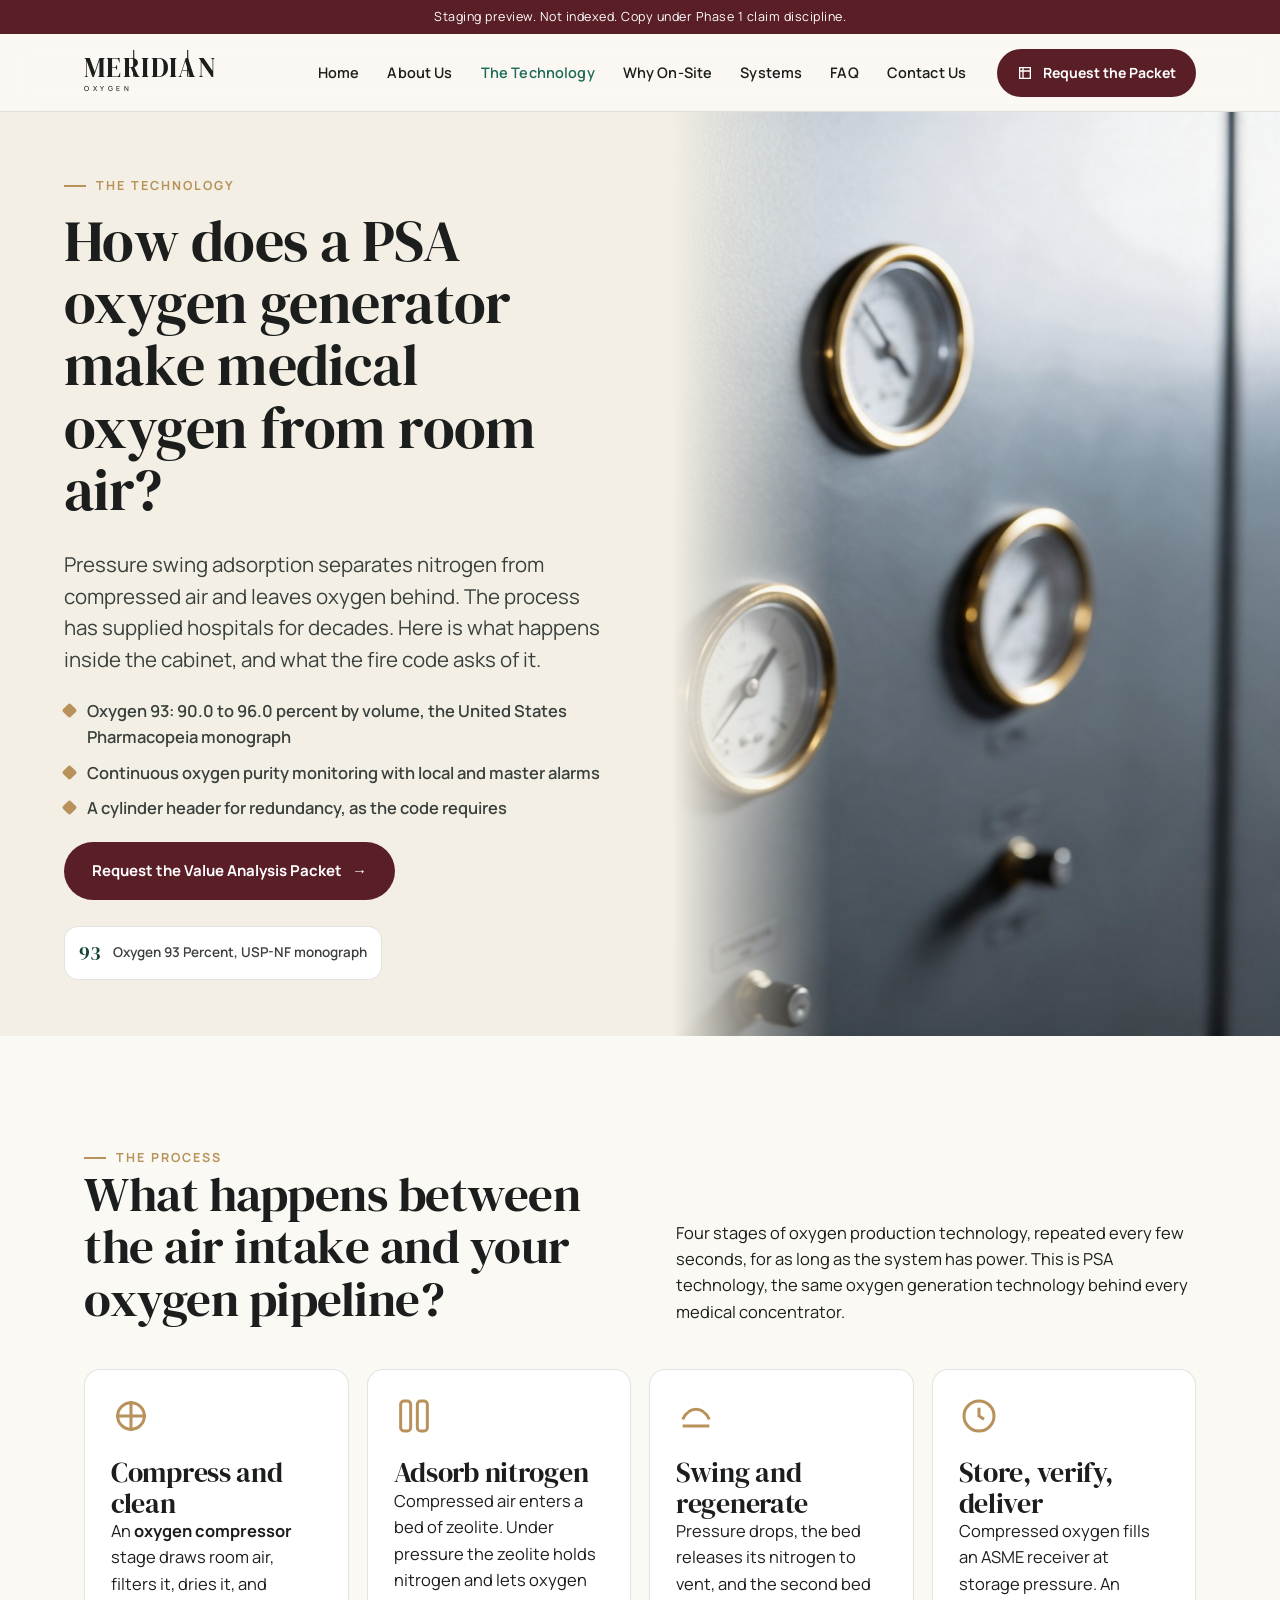
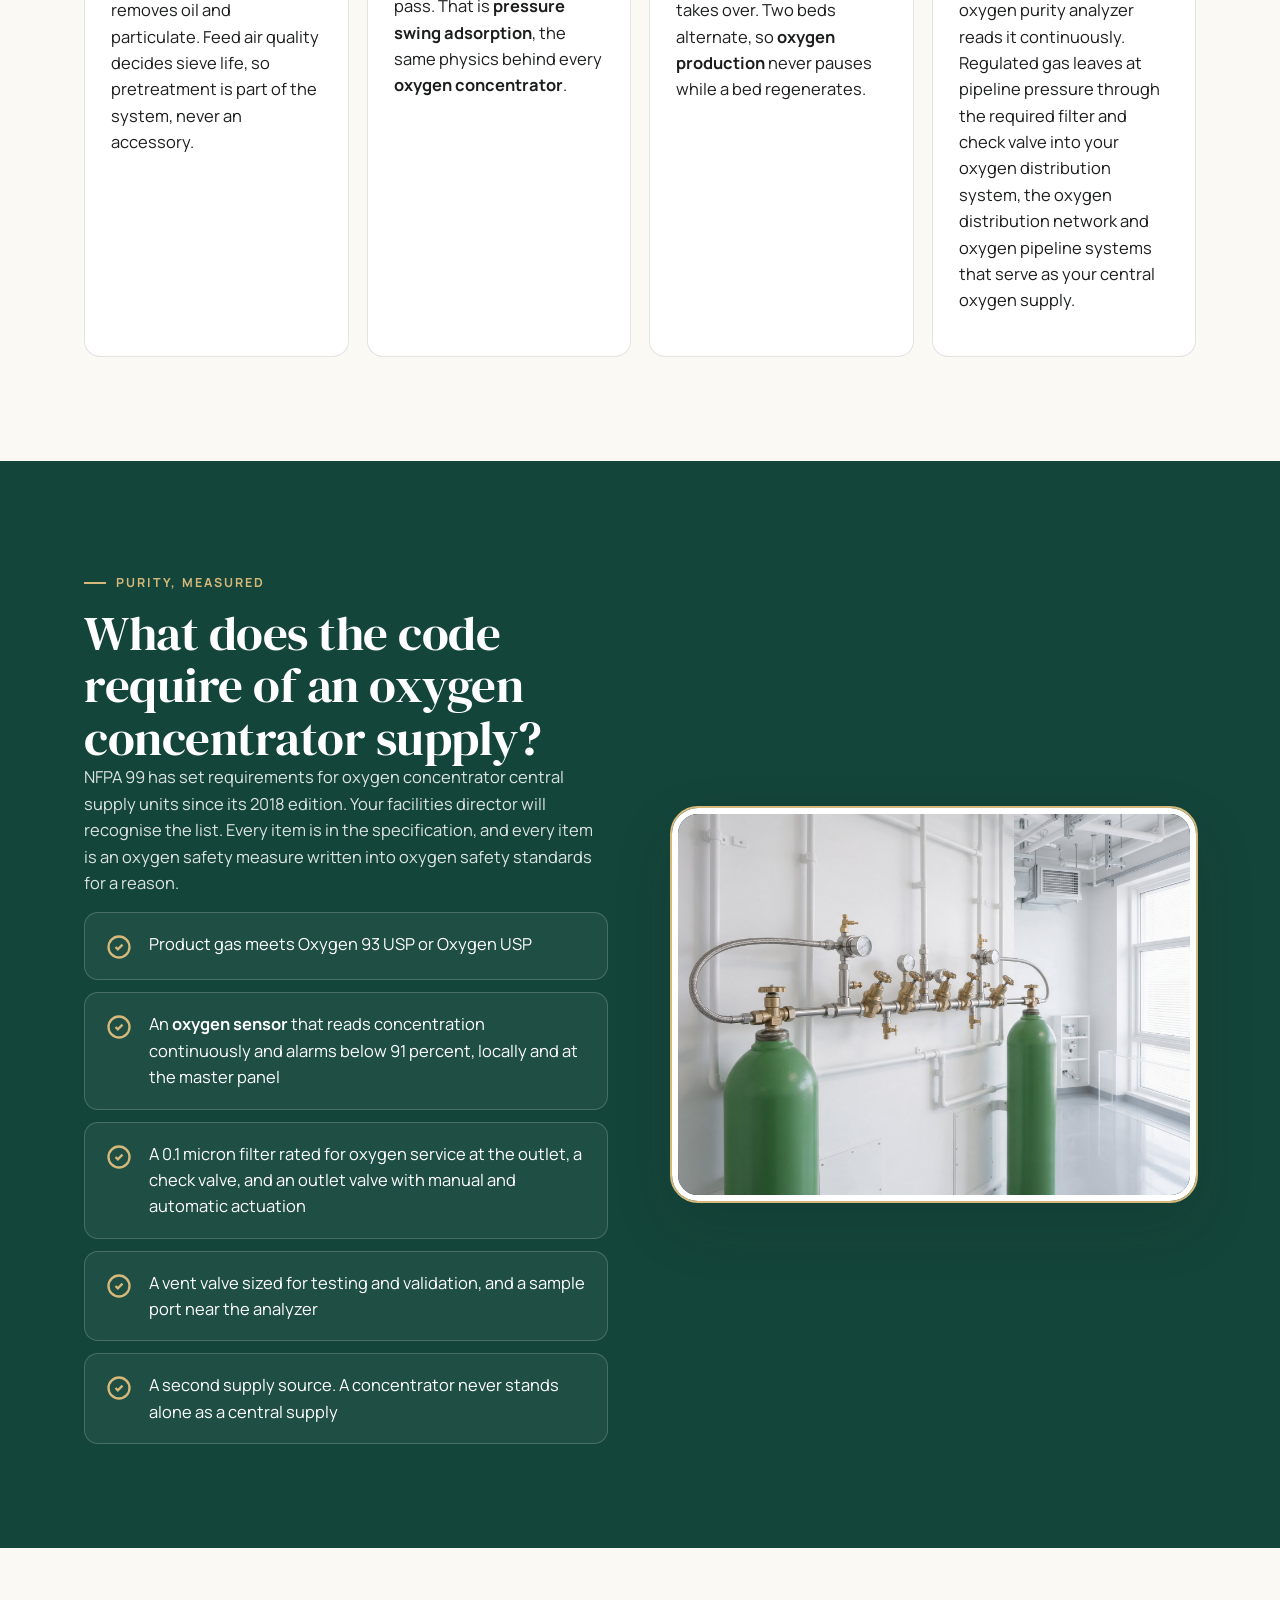
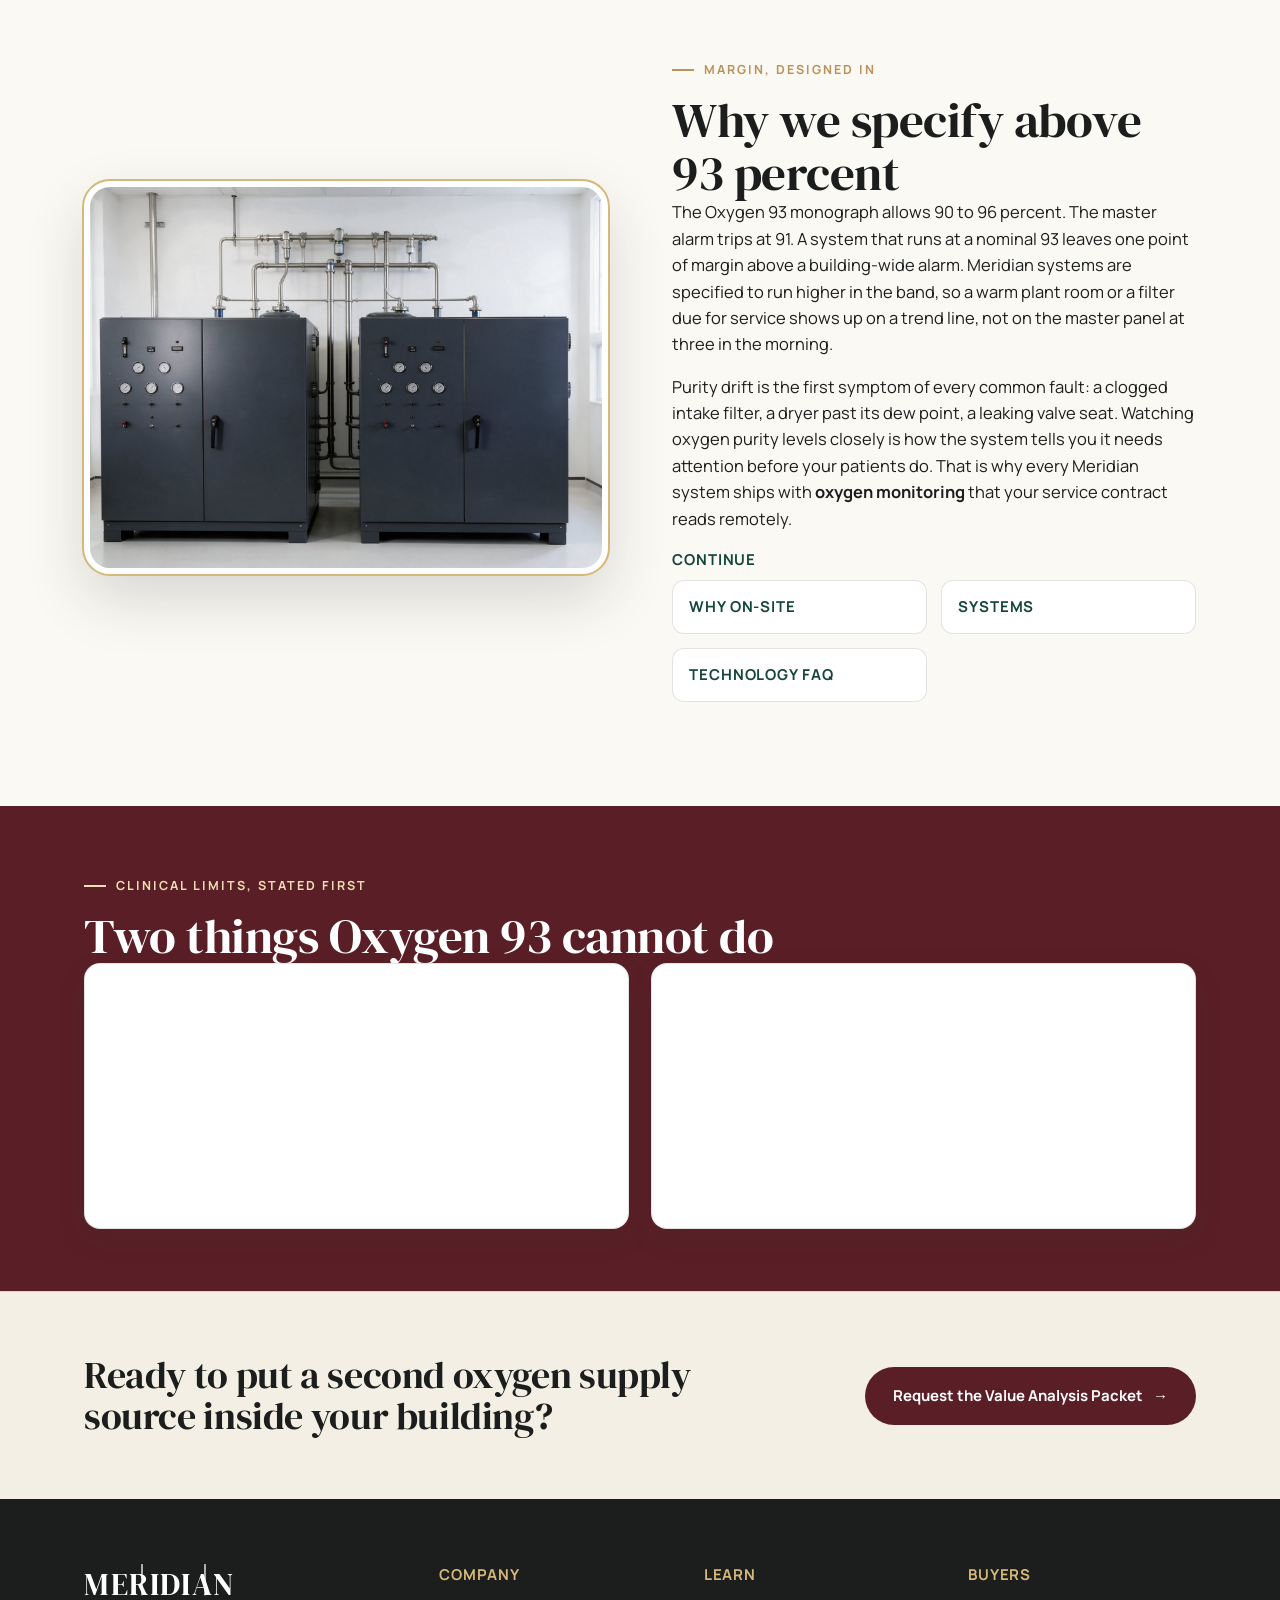
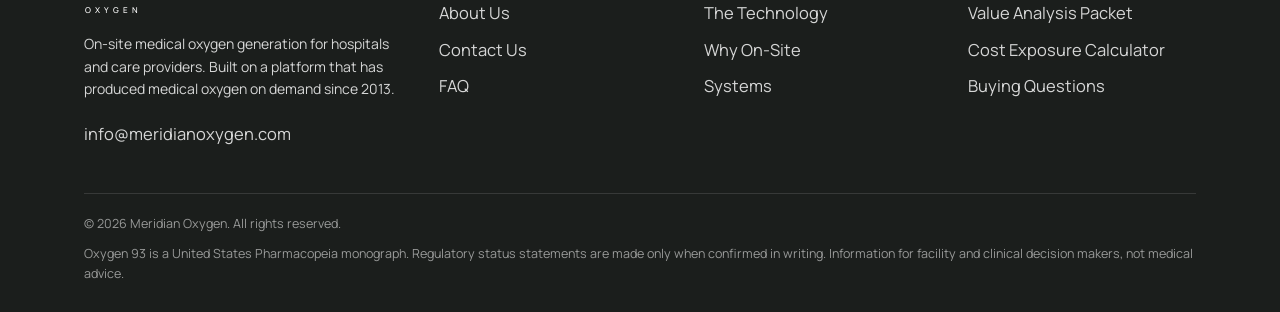
<file: technology.html>
<!doctype html><html lang="en"><head><meta charset="utf-8"><meta name="viewport" content="width=device-width,initial-scale=1">
<title>Meridian Oxygen | PSA Oxygen Generator Technology</title><meta name="description" content="How a PSA oxygen generator produces Oxygen 93 from room air, how purity is monitored and alarmed, and what the fire code requires of an oxygen concentrator supply."><meta name="keywords" content="psa oxygen generator, pressure swing adsorption, oxygen purity, oxygen production, oxygen concentrator, oxygen sensor, oxygen monitoring, oxygen safety standards">
<meta name="robots" content="noindex,nofollow"><meta name="author" content="Meridian Oxygen"><meta name="publisher" content="Meridian Oxygen">
<link rel="canonical" href="https://markspectralvision.github.io/meridian-oxygen-staging/technology.html">
<meta property="og:title" content="Meridian Oxygen | PSA Oxygen Generator Technology"><meta property="og:description" content="How a PSA oxygen generator produces Oxygen 93 from room air, how purity is monitored and alarmed, and what the fire code requires of an oxygen concentrator supply."><meta property="og:image" content="https://markspectralvision.github.io/meridian-oxygen-staging/assets/img/og.jpg"><meta property="og:type" content="website"><meta name="twitter:card" content="summary_large_image"><meta name="twitter:image" content="https://markspectralvision.github.io/meridian-oxygen-staging/assets/img/og.jpg">
<link rel="icon" href="./assets/favicon.svg" type="image/svg+xml">
<link href="https://fonts.googleapis.com/css2?family=DM+Serif+Display&family=Manrope:wght@400;500;600;700;800&family=Playfair+Display:ital,wght@1,500&display=swap" rel="stylesheet">
<link rel="stylesheet" href="./assets/styles.css?v=14">
<script type="application/ld+json">{"@context": "https://schema.org", "@type": "Organization", "@id": "https://markspectralvision.github.io/meridian-oxygen-staging/#organization", "name": "Meridian Oxygen", "url": "https://markspectralvision.github.io/meridian-oxygen-staging/", "logo": "https://markspectralvision.github.io/meridian-oxygen-staging/assets/logo.png", "image": "https://markspectralvision.github.io/meridian-oxygen-staging/assets/img/unit-hero.jpg", "description": "On-site medical oxygen generation systems for hospitals and care providers in the United States.", "email": "info@meridianoxygen.com", "areaServed": {"@type": "Country", "name": "United States"}, "knowsAbout": ["oxygen concentrator", "PSA oxygen generator", "Oxygen 93", "medical gas pipeline supply", "oxygen purity monitoring", "NFPA 99 oxygen concentrator supply units", "cylinder header backup", "oxygen generator maintenance"]}</script>
</head><body><div class="staging">Staging preview. Not indexed. Copy under Phase 1 claim discipline.</div>
<div class="progress" aria-hidden="true"></div>
<header class="site-header"><div class="wrap">
<a class="brand" href="./" aria-label="Meridian Oxygen home"><svg class="logo wordmark" xmlns="http://www.w3.org/2000/svg" viewBox="0 0 440 104" role="img" aria-label="Meridian Oxygen">
  <title>Meridian Oxygen</title>
  <g fill="currentColor">
    <text x="0" y="60" font-family="'DM Serif Display', 'Playfair Display', Georgia, serif" font-size="58" letter-spacing="3">MERIDIAN</text>
    <rect x="106.5" y="2" width="2.4" height="58"/>
    <rect x="223.5" y="2" width="2.4" height="58"/>
    <text x="1" y="92" font-family="Manrope, 'Helvetica Neue', Arial, sans-serif" font-size="15" font-weight="500" letter-spacing="7.5">OXYGEN</text>
  </g>
</svg>
</a>
<nav class="main" aria-label="Primary"><a href="./">Home</a><a href="./about.html">About Us</a><a href="./technology.html" class="active">The Technology</a><a href="./why-on-site.html">Why On-Site</a><a href="./systems.html">Systems</a><a href="./faq.html">FAQ</a><a href="./contact.html">Contact Us</a></nav>
<div class="header-cta"><a class="btn btn-cta" href="./contact.html#packet"><svg width="16" height="16" viewBox="0 0 24 24" fill="none" stroke="currentColor" stroke-width="2"><path d="M4 4h16v16H4z"/><path d="M4 9h16M9 4v16"/></svg><span class="lbl">Request the Packet</span></a><button class="burger" aria-label="Open menu" aria-expanded="false"><span></span></button></div>
<div class="mobile-menu"><a href="./">Home</a><a href="./about.html">About Us</a><a href="./technology.html">The Technology</a><a href="./why-on-site.html">Why On-Site</a><a href="./systems.html">Systems</a><a href="./faq.html">FAQ</a><a href="./contact.html">Contact Us</a></div>
</div></header><main>
<section class="hero"><div class="band">
 <div class="copy">
  <p class="eyebrow">The Technology</p>
  <h1>How does a PSA oxygen generator make medical oxygen from room air?</h1>
  <p class="statement lede">Pressure swing adsorption separates nitrogen from compressed air and leaves oxygen behind. The process has supplied hospitals for decades. Here is what happens inside the cabinet, and what the fire code asks of it.</p>
  <ul class="bullets"><li><span>Oxygen 93: 90.0 to 96.0 percent by volume, the United States Pharmacopeia monograph</span></li><li><span>Continuous oxygen purity monitoring with local and master alarms</span></li><li><span>A cylinder header for redundancy, as the code requires</span></li></ul>
  <div class="actions"><a class="btn btn-cta" href="./contact.html#packet">Request the Value Analysis Packet <span class="ar">&rarr;</span></a></div>
  <div class="badge"><b>93</b><span>Oxygen 93 Percent, USP-NF monograph</span></div>
 </div>
 <div class="media kb"><img src="./assets/img/unit-detail.jpg" alt="Purity and pressure gauges on a Meridian Oxygen PSA oxygen generator" title="PSA oxygen generator gauges" data-slot="tech-hero"></div>
</div></section>

<section><div class="wrap">
 <div class="sec-head reveal"><div><p class="eyebrow">The process</p><h2>What happens between the air intake and your oxygen pipeline?</h2></div><p>Four stages of oxygen production technology, repeated every few seconds, for as long as the system has power. This is PSA technology, the same oxygen generation technology behind every medical concentrator.</p></div>
 <div class="steps">
  <div class="step reveal"><svg class="ico" viewBox="0 0 24 24" fill="none" stroke="currentColor" stroke-width="1.8"><path d="M3 12h18M12 3v18"/><circle cx="12" cy="12" r="8"/></svg><h3>Compress and clean</h3><p>An <strong>oxygen compressor</strong> stage draws room air, filters it, dries it, and removes oil and particulate. Feed air quality decides sieve life, so pretreatment is part of the system, never an accessory.</p></div>
  <div class="step reveal d1"><svg class="ico" viewBox="0 0 24 24" fill="none" stroke="currentColor" stroke-width="1.8"><rect x="4" y="3" width="6" height="18" rx="2"/><rect x="14" y="3" width="6" height="18" rx="2"/></svg><h3>Adsorb nitrogen</h3><p>Compressed air enters a bed of zeolite. Under pressure the zeolite holds nitrogen and lets oxygen pass. That is <strong>pressure swing adsorption</strong>, the same physics behind every <strong>oxygen concentrator</strong>.</p></div>
  <div class="step reveal d2"><svg class="ico" viewBox="0 0 24 24" fill="none" stroke="currentColor" stroke-width="1.8"><path d="M4 14c4-8 12-8 16 0"/><path d="M4 18h16"/></svg><h3>Swing and regenerate</h3><p>Pressure drops, the bed releases its nitrogen to vent, and the second bed takes over. Two beds alternate, so <strong>oxygen production</strong> never pauses while a bed regenerates.</p></div>
  <div class="step reveal d3"><svg class="ico" viewBox="0 0 24 24" fill="none" stroke="currentColor" stroke-width="1.8"><circle cx="12" cy="12" r="9"/><path d="M12 7v5l3 2"/></svg><h3>Store, verify, deliver</h3><p>Compressed oxygen fills an ASME receiver at storage pressure. An oxygen purity analyzer reads it continuously. Regulated gas leaves at pipeline pressure through the required filter and check valve into your oxygen distribution system, the oxygen distribution network and oxygen pipeline systems that serve as your central oxygen supply.</p></div>
 </div>
</div></section>

<section class="dark"><div class="wrap split">
 <div class="reveal">
  <p class="eyebrow">Purity, measured</p>
  <h2>What does the code require of an oxygen concentrator supply?</h2>
  <p>NFPA 99 has set requirements for oxygen concentrator central supply units since its 2018 edition. Your facilities director will recognise the list. Every item is in the specification, and every item is an oxygen safety measure written into oxygen safety standards for a reason.</p>
  <div class="facts" style="--line:rgba(255,255,255,.18)">
   <div class="fact" style="background:rgba(255,255,255,.05);color:#fff"><svg class="ico" style="color:#D6B97A" viewBox="0 0 24 24" fill="none" stroke="currentColor" stroke-width="2"><path d="M9 12l2 2 4-4"/><circle cx="12" cy="12" r="9"/></svg><span>Product gas meets Oxygen 93 USP or Oxygen USP</span></div>
   <div class="fact" style="background:rgba(255,255,255,.05);color:#fff"><svg class="ico" style="color:#D6B97A" viewBox="0 0 24 24" fill="none" stroke="currentColor" stroke-width="2"><path d="M9 12l2 2 4-4"/><circle cx="12" cy="12" r="9"/></svg><span>An <strong>oxygen sensor</strong> that reads concentration continuously and alarms below 91 percent, locally and at the master panel</span></div>
   <div class="fact" style="background:rgba(255,255,255,.05);color:#fff"><svg class="ico" style="color:#D6B97A" viewBox="0 0 24 24" fill="none" stroke="currentColor" stroke-width="2"><path d="M9 12l2 2 4-4"/><circle cx="12" cy="12" r="9"/></svg><span>A 0.1 micron filter rated for oxygen service at the outlet, a check valve, and an outlet valve with manual and automatic actuation</span></div>
   <div class="fact" style="background:rgba(255,255,255,.05);color:#fff"><svg class="ico" style="color:#D6B97A" viewBox="0 0 24 24" fill="none" stroke="currentColor" stroke-width="2"><path d="M9 12l2 2 4-4"/><circle cx="12" cy="12" r="9"/></svg><span>A vent valve sized for testing and validation, and a sample port near the analyzer</span></div>
   <div class="fact" style="background:rgba(255,255,255,.05);color:#fff"><svg class="ico" style="color:#D6B97A" viewBox="0 0 24 24" fill="none" stroke="currentColor" stroke-width="2"><path d="M9 12l2 2 4-4"/><circle cx="12" cy="12" r="9"/></svg><span>A second supply source. A concentrator never stands alone as a central supply</span></div>
  </div>
 </div>
 <figure class="frame reveal d1"><img src="./assets/img/manifold.jpg" alt="Cylinder header manifold with green oxygen cylinders serving as the second supply source" title="Cylinder header, the second supply source" data-slot="manifold"></figure>
</div></section>

<section><div class="wrap split">
 <figure class="frame reveal"><img src="./assets/img/unit-pair.jpg" alt="Two oxygen generator cabinets piped together as a redundant pair" title="Redundant oxygen generation pair" data-slot="pair"></figure>
 <div class="reveal d1">
  <p class="eyebrow">Margin, designed in</p>
  <h2>Why we specify above 93 percent</h2>
  <p>The Oxygen 93 monograph allows 90 to 96 percent. The master alarm trips at 91. A system that runs at a nominal 93 leaves one point of margin above a building-wide alarm. Meridian systems are specified to run higher in the band, so a warm plant room or a filter due for service shows up on a trend line, not on the master panel at three in the morning.</p>
  <p>Purity drift is the first symptom of every common fault: a clogged intake filter, a dryer past its dew point, a leaking valve seat. Watching oxygen purity levels closely is how the system tells you it needs attention before your patients do. That is why every Meridian system ships with <strong>oxygen monitoring</strong> that your service contract reads remotely.</p>
  <h4>Continue</h4>
  <div class="mesh"><h4><a href="./why-on-site.html">Why On-Site</a></h4><h4><a href="./systems.html">Systems</a></h4><h4><a href="./faq.html#technology">Technology FAQ</a></h4></div>
 </div>
</div></section>

<section class="ox tight"><div class="wrap">
 <div class="reveal"><p class="eyebrow">Clinical limits, stated first</p><h2>Two things Oxygen 93 cannot do</h2>
 <div class="grid">
  <div class="card" style="color:var(--ink)"><h3>Blenders that specify 99 percent</h3><p>Some air-oxygen blenders and mixers are specified for oxygen of at least 99 percent, and the achievable fraction of inspired oxygen from a 93 percent source tops out near 0.93. Your respiratory therapy lead should review blender specifications before the design meeting, and we supply the list of questions to ask.</p></div>
  <div class="card" style="color:var(--ink)"><h3>Low-flow anaesthesia circuits</h3><p>Argon makes up a few percent of Oxygen 93 and can accumulate in a closed or minimal-flow anaesthesia circuit. The published guidance is fresh gas flow at or above twice oxygen consumption, and periodic venting of closed circuits. Anaesthesia should be consulted early, not informed late.</p></div>
 </div></div>
</div></section>
</main>
<section class="cta-band tight"><div class="wrap in"><h2>Ready to put a second oxygen supply source inside your building?</h2><a class="btn btn-cta" href="./contact.html#packet">Request the Value Analysis Packet <span class="ar">&rarr;</span></a></div></section>
<footer><div class="wrap"><div class="cols">
<div><a class="brand" href="./" aria-label="Meridian Oxygen"><svg class="logo wordmark" xmlns="http://www.w3.org/2000/svg" viewBox="0 0 440 104" role="img" aria-label="Meridian Oxygen">
  <title>Meridian Oxygen</title>
  <g fill="currentColor">
    <text x="0" y="60" font-family="'DM Serif Display', 'Playfair Display', Georgia, serif" font-size="58" letter-spacing="3">MERIDIAN</text>
    <rect x="106.5" y="2" width="2.4" height="58"/>
    <rect x="223.5" y="2" width="2.4" height="58"/>
    <text x="1" y="92" font-family="Manrope, 'Helvetica Neue', Arial, sans-serif" font-size="15" font-weight="500" letter-spacing="7.5">OXYGEN</text>
  </g>
</svg>
</a><p style="max-width:360px;font-size:14px">On-site medical oxygen generation for hospitals and care providers. Built on a platform that has produced medical oxygen on demand since 2013.</p><a href="mailto:info@meridianoxygen.com">info@meridianoxygen.com</a><!-- TODO: phone (tel:) and staffed address when assigned --></div>
<div><h4>Company</h4><a href="./about.html">About Us</a><a href="./contact.html">Contact Us</a><a href="./faq.html">FAQ</a></div>
<div><h4>Learn</h4><a href="./technology.html">The Technology</a><a href="./why-on-site.html">Why On-Site</a><a href="./systems.html">Systems</a></div>
<div><h4>Buyers</h4><a href="./contact.html#packet">Value Analysis Packet</a><a href="./why-on-site.html#calculator">Cost Exposure Calculator</a><a href="./faq.html#buying">Buying Questions</a></div>
</div><div class="fine"><span>&copy; 2026 Meridian Oxygen. All rights reserved.</span><span>Oxygen 93 is a United States Pharmacopeia monograph. Regulatory status statements are made only when confirmed in writing. Information for facility and clinical decision makers, not medical advice.</span></div></div></footer>
<script src="./assets/main.js?v=14"></script></body></html>
</file>
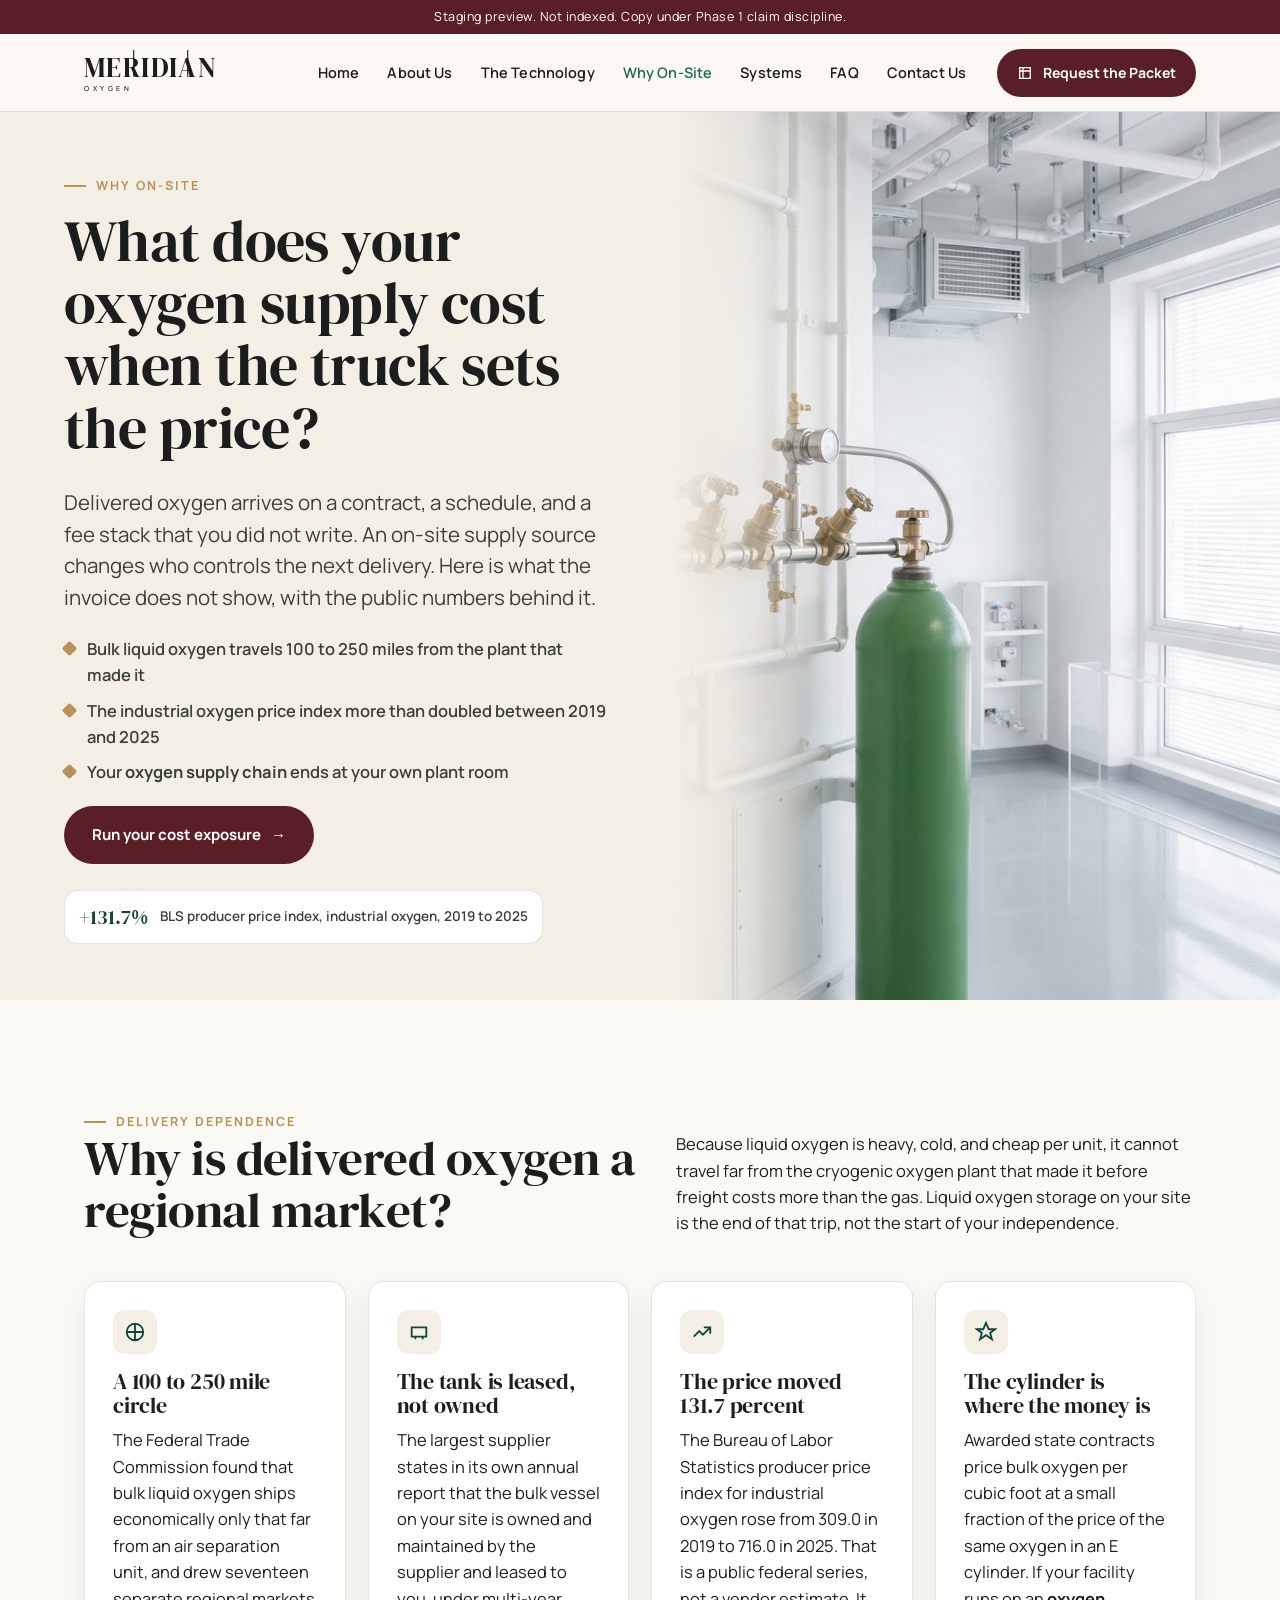
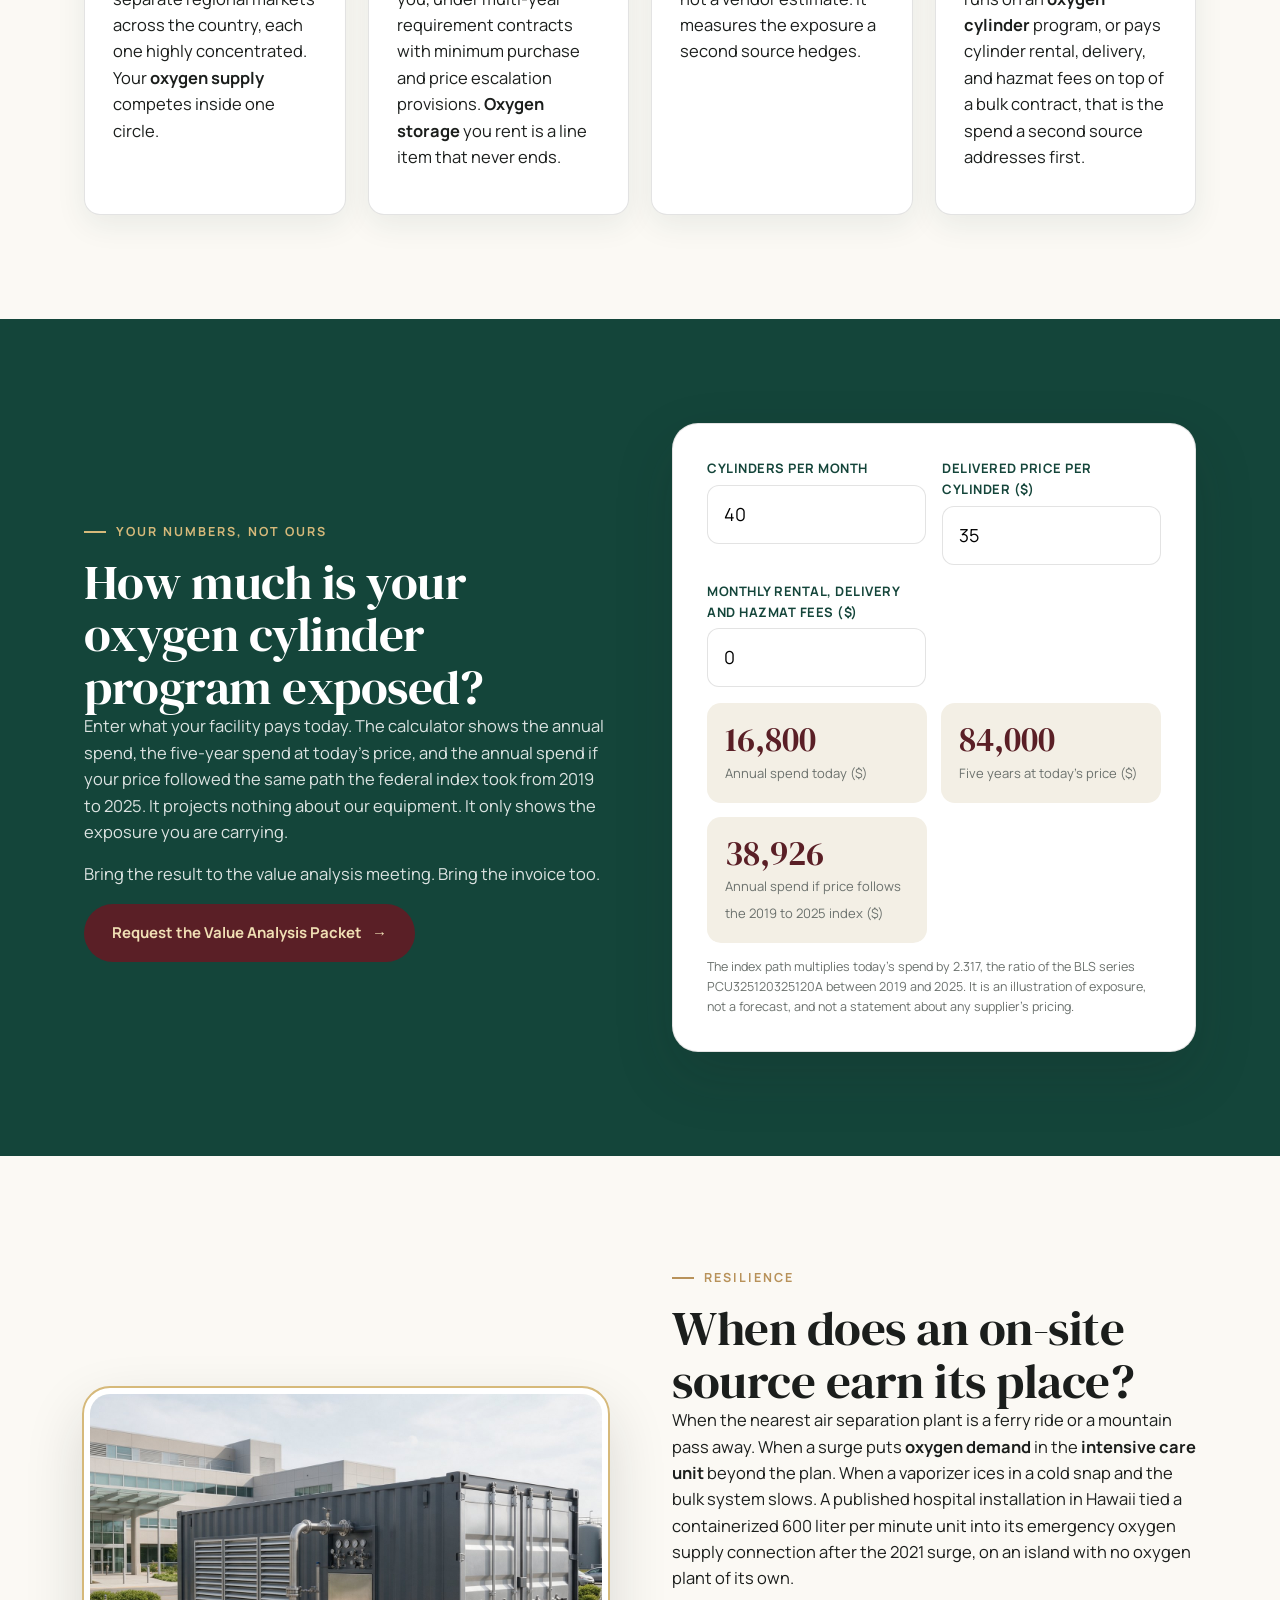
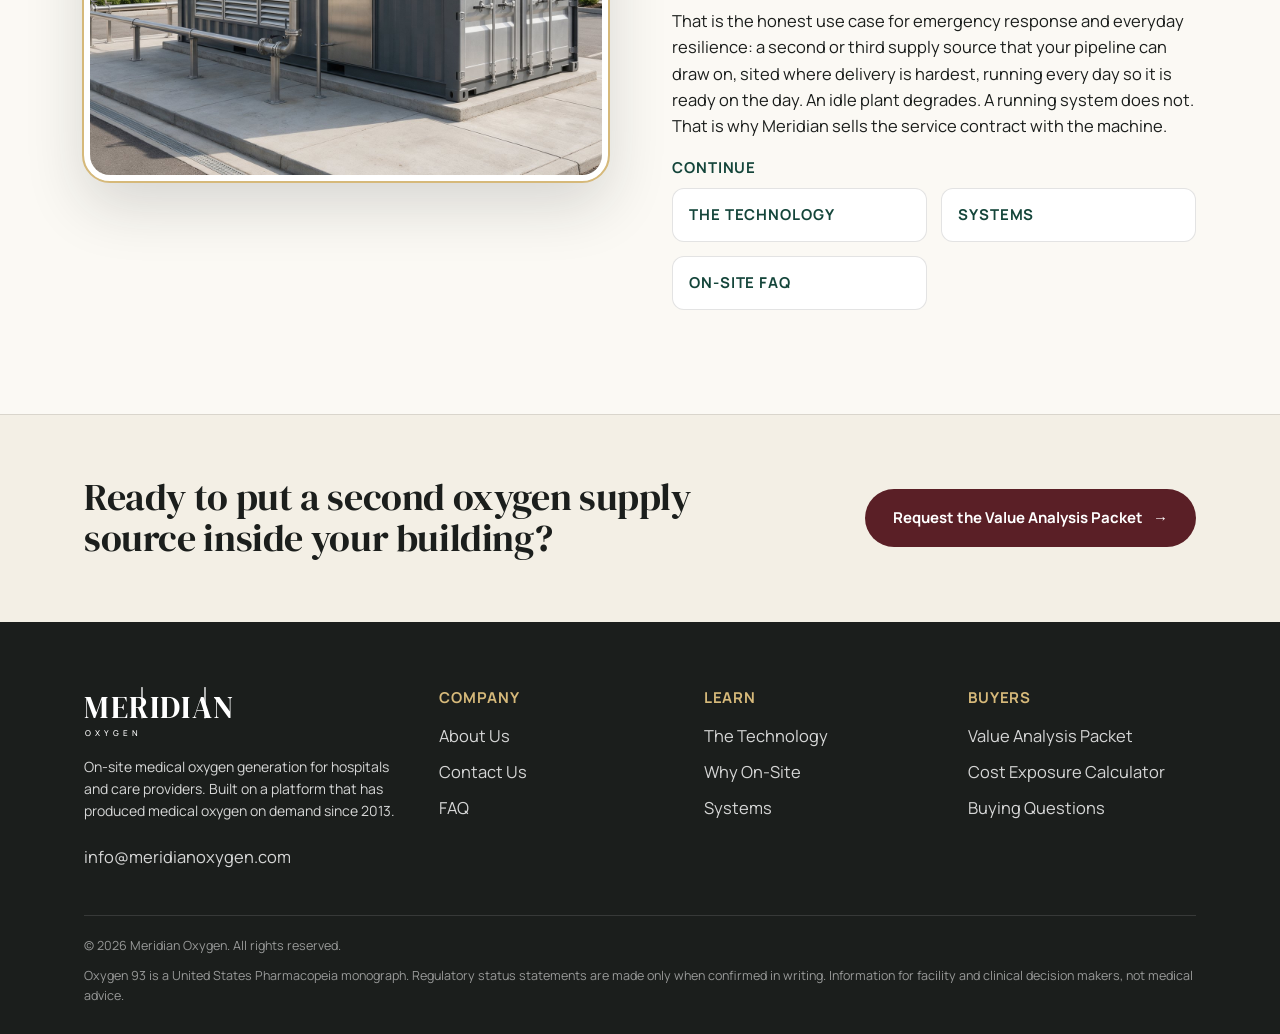
<file: why-on-site.html>
<!doctype html><html lang="en"><head><meta charset="utf-8"><meta name="viewport" content="width=device-width,initial-scale=1">
<title>Meridian Oxygen | Why On-Site Oxygen Supply</title><meta name="description" content="Why hospitals add an on-site oxygen supply source: cylinder cost exposure, delivery dependence, and resilience for the intensive care unit."><meta name="keywords" content="oxygen supply, oxygen cylinder, oxygen supply chain, emergency oxygen supply, oxygen demand, oxygen storage, oxygen delivery system, oxygen tank, intensive care unit">
<meta name="robots" content="noindex,nofollow"><meta name="author" content="Meridian Oxygen"><meta name="publisher" content="Meridian Oxygen">
<link rel="canonical" href="https://markspectralvision.github.io/meridian-oxygen-staging/why-on-site.html">
<meta property="og:title" content="Meridian Oxygen | Why On-Site Oxygen Supply"><meta property="og:description" content="Why hospitals add an on-site oxygen supply source: cylinder cost exposure, delivery dependence, and resilience for the intensive care unit."><meta property="og:image" content="https://markspectralvision.github.io/meridian-oxygen-staging/assets/img/og.jpg"><meta property="og:type" content="website"><meta name="twitter:card" content="summary_large_image"><meta name="twitter:image" content="https://markspectralvision.github.io/meridian-oxygen-staging/assets/img/og.jpg">
<link rel="icon" href="./assets/favicon.svg" type="image/svg+xml">
<link href="https://fonts.googleapis.com/css2?family=DM+Serif+Display&family=Manrope:wght@400;500;600;700;800&family=Playfair+Display:ital,wght@1,500&display=swap" rel="stylesheet">
<link rel="stylesheet" href="./assets/styles.css?v=14">
<script type="application/ld+json">{"@context": "https://schema.org", "@type": "Organization", "@id": "https://markspectralvision.github.io/meridian-oxygen-staging/#organization", "name": "Meridian Oxygen", "url": "https://markspectralvision.github.io/meridian-oxygen-staging/", "logo": "https://markspectralvision.github.io/meridian-oxygen-staging/assets/logo.png", "image": "https://markspectralvision.github.io/meridian-oxygen-staging/assets/img/unit-hero.jpg", "description": "On-site medical oxygen generation systems for hospitals and care providers in the United States.", "email": "info@meridianoxygen.com", "areaServed": {"@type": "Country", "name": "United States"}, "knowsAbout": ["oxygen concentrator", "PSA oxygen generator", "Oxygen 93", "medical gas pipeline supply", "oxygen purity monitoring", "NFPA 99 oxygen concentrator supply units", "cylinder header backup", "oxygen generator maintenance"]}</script>
</head><body><div class="staging">Staging preview. Not indexed. Copy under Phase 1 claim discipline.</div>
<div class="progress" aria-hidden="true"></div>
<header class="site-header"><div class="wrap">
<a class="brand" href="./" aria-label="Meridian Oxygen home"><svg class="logo wordmark" xmlns="http://www.w3.org/2000/svg" viewBox="0 0 440 104" role="img" aria-label="Meridian Oxygen">
  <title>Meridian Oxygen</title>
  <g fill="currentColor">
    <text x="0" y="60" font-family="'DM Serif Display', 'Playfair Display', Georgia, serif" font-size="58" letter-spacing="3">MERIDIAN</text>
    <rect x="106.5" y="2" width="2.4" height="58"/>
    <rect x="223.5" y="2" width="2.4" height="58"/>
    <text x="1" y="92" font-family="Manrope, 'Helvetica Neue', Arial, sans-serif" font-size="15" font-weight="500" letter-spacing="7.5">OXYGEN</text>
  </g>
</svg>
</a>
<nav class="main" aria-label="Primary"><a href="./">Home</a><a href="./about.html">About Us</a><a href="./technology.html">The Technology</a><a href="./why-on-site.html" class="active">Why On-Site</a><a href="./systems.html">Systems</a><a href="./faq.html">FAQ</a><a href="./contact.html">Contact Us</a></nav>
<div class="header-cta"><a class="btn btn-cta" href="./contact.html#packet"><svg width="16" height="16" viewBox="0 0 24 24" fill="none" stroke="currentColor" stroke-width="2"><path d="M4 4h16v16H4z"/><path d="M4 9h16M9 4v16"/></svg><span class="lbl">Request the Packet</span></a><button class="burger" aria-label="Open menu" aria-expanded="false"><span></span></button></div>
<div class="mobile-menu"><a href="./">Home</a><a href="./about.html">About Us</a><a href="./technology.html">The Technology</a><a href="./why-on-site.html">Why On-Site</a><a href="./systems.html">Systems</a><a href="./faq.html">FAQ</a><a href="./contact.html">Contact Us</a></div>
</div></header><main>
<section class="hero"><div class="band">
 <div class="copy">
  <p class="eyebrow">Why On-Site</p>
  <h1>What does your oxygen supply cost when the truck sets the price?</h1>
  <p class="statement lede">Delivered oxygen arrives on a contract, a schedule, and a fee stack that you did not write. An on-site supply source changes who controls the next delivery. Here is what the invoice does not show, with the public numbers behind it.</p>
  <ul class="bullets"><li><span>Bulk liquid oxygen travels 100 to 250 miles from the plant that made it</span></li><li><span>The industrial oxygen price index more than doubled between 2019 and 2025</span></li><li><span>Your <strong>oxygen supply chain</strong> ends at your own plant room</span></li></ul>
  <div class="actions"><a class="btn btn-cta" href="#calculator">Run your cost exposure <span class="ar">&rarr;</span></a></div>
  <div class="badge"><b>+131.7%</b><span>BLS producer price index, industrial oxygen, 2019 to 2025</span></div>
 </div>
 <div class="media kb"><img src="./assets/img/manifold.jpg" alt="Green oxygen cylinders on a header manifold, the delivered supply most facilities depend on" title="Oxygen cylinder header" data-slot="why-hero"></div>
</div></section>

<section><div class="wrap">
 <div class="sec-head reveal"><div><p class="eyebrow">Delivery dependence</p><h2>Why is delivered oxygen a regional market?</h2></div><p>Because liquid oxygen is heavy, cold, and cheap per unit, it cannot travel far from the cryogenic oxygen plant that made it before freight costs more than the gas. Liquid oxygen storage on your site is the end of that trip, not the start of your independence.</p></div>
 <div class="grid">
  <div class="card reveal"><div class="ico"><svg width="22" height="22" viewBox="0 0 24 24" fill="none" stroke="currentColor" stroke-width="2"><circle cx="12" cy="12" r="9"/><path d="M12 3v18M3 12h18"/></svg></div><h3>A 100 to 250 mile circle</h3><p>The Federal Trade Commission found that bulk liquid oxygen ships economically only that far from an air separation unit, and drew seventeen separate regional markets across the country, each one highly concentrated. Your <strong>oxygen supply</strong> competes inside one circle.</p></div>
  <div class="card reveal d1"><div class="ico"><svg width="22" height="22" viewBox="0 0 24 24" fill="none" stroke="currentColor" stroke-width="2"><path d="M4 7h16v10H4zM8 17v3M16 17v3"/></svg></div><h3>The tank is leased, not owned</h3><p>The largest supplier states in its own annual report that the bulk vessel on your site is owned and maintained by the supplier and leased to you, under multi-year requirement contracts with minimum purchase and price escalation provisions. <strong>Oxygen storage</strong> you rent is a line item that never ends.</p></div>
  <div class="card reveal d2"><div class="ico"><svg width="22" height="22" viewBox="0 0 24 24" fill="none" stroke="currentColor" stroke-width="2"><path d="M3 17l6-6 4 4 8-8"/><path d="M14 7h7v7"/></svg></div><h3>The price moved 131.7 percent</h3><p>The Bureau of Labor Statistics producer price index for industrial oxygen rose from 309.0 in 2019 to 716.0 in 2025. That is a public federal series, not a vendor estimate. It measures the exposure a second source hedges.</p></div>
  <div class="card reveal d3"><div class="ico"><svg width="22" height="22" viewBox="0 0 24 24" fill="none" stroke="currentColor" stroke-width="2"><path d="M12 2l3 7h7l-5.5 4 2 7-6.5-4.5L5.5 20l2-7L2 9h7z"/></svg></div><h3>The cylinder is where the money is</h3><p>Awarded state contracts price bulk oxygen per cubic foot at a small fraction of the price of the same oxygen in an E cylinder. If your facility runs on an <strong>oxygen cylinder</strong> program, or pays cylinder rental, delivery, and hazmat fees on top of a bulk contract, that is the spend a second source addresses first.</p></div>
 </div>
</div></section>

<section class="dark" id="calculator"><div class="wrap split">
 <div class="reveal">
  <p class="eyebrow">Your numbers, not ours</p>
  <h2>How much is your oxygen cylinder program exposed?</h2>
  <p>Enter what your facility pays today. The calculator shows the annual spend, the five-year spend at today's price, and the annual spend if your price followed the same path the federal index took from 2019 to 2025. It projects nothing about our equipment. It only shows the exposure you are carrying.</p>
  <p>Bring the result to the value analysis meeting. Bring the invoice too.</p>
  <a class="btn btn-cta" href="./contact.html#packet">Request the Value Analysis Packet <span class="ar">&rarr;</span></a>
 </div>
 <div class="calc reveal d1">
  <div class="row"><div><label for="cyl-month">Cylinders per month</label><input id="cyl-month" type="number" min="0" value="40"></div><div><label for="cyl-price">Delivered price per cylinder ($)</label><input id="cyl-price" type="number" min="0" value="35"></div></div>
  <div class="row"><div><label for="fees">Monthly rental, delivery and hazmat fees ($)</label><input id="fees" type="number" min="0" value="0"></div></div>
  <div class="out"><div class="o"><b id="r-annual">0</b><span>Annual spend today ($)</span></div><div class="o"><b id="r-five">0</b><span>Five years at today's price ($)</span></div><div class="o"><b id="r-ppi">0</b><span>Annual spend if price follows the 2019 to 2025 index ($)</span></div></div>
  <p class="note">The index path multiplies today's spend by 2.317, the ratio of the BLS series PCU325120325120A between 2019 and 2025. It is an illustration of exposure, not a forecast, and not a statement about any supplier's pricing.</p>
 </div>
</div></section>

<section><div class="wrap split">
 <figure class="frame reveal"><img src="./assets/img/container.jpg" alt="Containerized oxygen generation unit on a concrete pad beside a hospital service yard" title="Containerized oxygen generation unit" data-slot="container"></figure>
 <div class="reveal d1">
  <p class="eyebrow">Resilience</p>
  <h2>When does an on-site source earn its place?</h2>
  <p>When the nearest air separation plant is a ferry ride or a mountain pass away. When a surge puts <strong>oxygen demand</strong> in the <strong>intensive care unit</strong> beyond the plan. When a vaporizer ices in a cold snap and the bulk system slows. A published hospital installation in Hawaii tied a containerized 600 liter per minute unit into its emergency oxygen supply connection after the 2021 surge, on an island with no oxygen plant of its own.</p>
  <p>That is the honest use case for emergency response and everyday resilience: a second or third supply source that your pipeline can draw on, sited where delivery is hardest, running every day so it is ready on the day. An idle plant degrades. A running system does not. That is why Meridian sells the service contract with the machine.</p>
  <h4>Continue</h4>
  <div class="mesh"><h4><a href="./technology.html">The Technology</a></h4><h4><a href="./systems.html">Systems</a></h4><h4><a href="./faq.html#why-on-site">On-Site FAQ</a></h4></div>
 </div>
</div></section>
</main>
<section class="cta-band tight"><div class="wrap in"><h2>Ready to put a second oxygen supply source inside your building?</h2><a class="btn btn-cta" href="./contact.html#packet">Request the Value Analysis Packet <span class="ar">&rarr;</span></a></div></section>
<footer><div class="wrap"><div class="cols">
<div><a class="brand" href="./" aria-label="Meridian Oxygen"><svg class="logo wordmark" xmlns="http://www.w3.org/2000/svg" viewBox="0 0 440 104" role="img" aria-label="Meridian Oxygen">
  <title>Meridian Oxygen</title>
  <g fill="currentColor">
    <text x="0" y="60" font-family="'DM Serif Display', 'Playfair Display', Georgia, serif" font-size="58" letter-spacing="3">MERIDIAN</text>
    <rect x="106.5" y="2" width="2.4" height="58"/>
    <rect x="223.5" y="2" width="2.4" height="58"/>
    <text x="1" y="92" font-family="Manrope, 'Helvetica Neue', Arial, sans-serif" font-size="15" font-weight="500" letter-spacing="7.5">OXYGEN</text>
  </g>
</svg>
</a><p style="max-width:360px;font-size:14px">On-site medical oxygen generation for hospitals and care providers. Built on a platform that has produced medical oxygen on demand since 2013.</p><a href="mailto:info@meridianoxygen.com">info@meridianoxygen.com</a><!-- TODO: phone (tel:) and staffed address when assigned --></div>
<div><h4>Company</h4><a href="./about.html">About Us</a><a href="./contact.html">Contact Us</a><a href="./faq.html">FAQ</a></div>
<div><h4>Learn</h4><a href="./technology.html">The Technology</a><a href="./why-on-site.html">Why On-Site</a><a href="./systems.html">Systems</a></div>
<div><h4>Buyers</h4><a href="./contact.html#packet">Value Analysis Packet</a><a href="./why-on-site.html#calculator">Cost Exposure Calculator</a><a href="./faq.html#buying">Buying Questions</a></div>
</div><div class="fine"><span>&copy; 2026 Meridian Oxygen. All rights reserved.</span><span>Oxygen 93 is a United States Pharmacopeia monograph. Regulatory status statements are made only when confirmed in writing. Information for facility and clinical decision makers, not medical advice.</span></div></div></footer>
<script src="./assets/main.js?v=14"></script></body></html>
</file>
<file: assets/styles.css>
/* Meridian Oxygen — design system v1 (Fable 5 build, 2026-09-02) */
:root{
  --ink:#1B1E1C; --ink-2:#3A403C; --muted:#6B716D;
  --paper:#FBF9F4; --cream:#F3EFE5; --cream-2:#EAE4D6;
  --green:#14453A; --green-2:#1E6B57; --green-3:#2E8A70; --green-glow:rgba(30,107,87,.28);
  --oxblood:#5A1F26; --oxblood-2:#7A2B34;
  --brass:#B8925A; --brass-2:#D6B97A; --brass-3:#F0DFB4;
  --primary:var(--green); --cta:var(--oxblood);
  --card:#FFFFFF; --line:rgba(27,30,28,.12);
  --r-lg:26px; --r-md:16px; --r-sm:10px;
  --sh-soft:0 10px 30px rgba(20,69,58,.08); --sh-lift:0 24px 60px rgba(27,30,28,.16);
  --gutter:clamp(20px,5vw,72px); --max:1240px;
  --sec:104px; --sec-m:56px;            /* section -> section */
  --h-gap:14px; --hero-gap:28px;        /* heading -> body */
  --img-gap:28px;                       /* image -> caption */
  --cta-gap:20px;                       /* text -> CTA (tight) */
  --grad-brass:linear-gradient(120deg,#B8925A 0%,#E7CC8C 45%,#B8925A 100%);
  --grad-green:linear-gradient(135deg,#14453A,#2E8A70);
}
*{box-sizing:border-box} html{scroll-behavior:smooth;-webkit-text-size-adjust:100%}
body{margin:0;background:var(--paper);color:var(--ink);font-family:Manrope,"Helvetica Neue",Arial,sans-serif;font-size:16.5px;line-height:1.6;overflow-x:hidden}
img{max-width:100%;display:block}
h1,h2,h3,.serif{font-family:"DM Serif Display",Georgia,serif;font-weight:400;line-height:1.08;letter-spacing:-.01em;margin:0}
h1{font-size:clamp(38px,4.5vw,60px)} h2{font-size:clamp(32px,3.8vw,50px)} h3{font-size:clamp(22px,2.2vw,28px)}
h4{font-family:Manrope,sans-serif;font-size:15px;letter-spacing:.06em;text-transform:uppercase;font-weight:700;margin:0 0 8px;color:var(--green)}
p{margin:0 0 16px} .lede{font-size:clamp(18px,1.6vw,21px);line-height:1.55;color:var(--ink-2)}
.eyebrow{display:inline-flex;align-items:center;gap:10px;font-size:12.5px;letter-spacing:.16em;text-transform:uppercase;font-weight:700;color:var(--brass);margin-bottom:var(--h-gap)}
.eyebrow::before{content:"";width:22px;height:2px;background:var(--brass)}
.accent{font-family:"Playfair Display",Georgia,serif;font-style:italic;font-weight:500}
.gtx{background:var(--grad-brass);-webkit-background-clip:text;background-clip:text;color:transparent}
.wrap{max-width:var(--max);margin:0 auto;padding:0 var(--gutter)}
section{padding:var(--sec) 0} section.tight{padding:calc(var(--sec)*.6) 0}
.sec-head{display:flex;justify-content:space-between;align-items:flex-end;gap:32px;margin-bottom:44px}
.sec-head p{max-width:520px;margin:0}
a{color:var(--green-2)} a.plain{text-decoration:none;color:inherit}
.btn{display:inline-flex;align-items:center;gap:10px;padding:15px 26px;border-radius:999px;font-weight:700;font-size:15px;text-decoration:none;border:2px solid transparent;position:relative;overflow:hidden;white-space:nowrap;width:fit-content;transition:transform .25s,box-shadow .25s}
.btn:hover{transform:translateY(-2px);box-shadow:var(--sh-lift)}
.btn-primary{background:var(--green);color:#fff} .btn-cta{background:var(--cta);color:#fff}
.btn-ghost{background:transparent;color:var(--ink);border-color:var(--ink)} .btn-ghost.light{color:#fff;border-color:rgba(255,255,255,.7)}
.btn::after{content:"";position:absolute;inset:0;background:linear-gradient(110deg,transparent 30%,rgba(255,255,255,.35) 50%,transparent 70%);transform:translateX(-120%);}
.btn:hover::after{animation:shine .9s ease} @keyframes shine{to{transform:translateX(120%)}}
.btn .ar{font-family:serif}

/* header */
.site-header{position:sticky;top:0;z-index:60;background:rgba(251,249,244,.86);backdrop-filter:blur(14px);-webkit-backdrop-filter:blur(14px);border-bottom:1px solid var(--line);height:78px}
.site-header .wrap{display:flex;align-items:center;justify-content:space-between;height:78px;gap:24px}
.brand{display:flex;align-items:center;color:var(--ink);text-decoration:none;height:48px}
.brand svg{height:48px;width:auto;display:block}
nav.main{display:flex;align-items:center;gap:28px;white-space:nowrap}
nav.main a{text-decoration:none;color:var(--ink);font-weight:600;font-size:14.5px;letter-spacing:.01em;white-space:nowrap}
nav.main a.active,nav.main a:hover{color:var(--green-2)}
.header-cta{display:flex;align-items:center;gap:12px;justify-content:flex-end}
.header-cta .btn{padding:11px 18px;font-size:14px}
.burger{display:none;width:44px;height:44px;border:1px solid var(--line);border-radius:12px;background:#fff;cursor:pointer;align-items:center;justify-content:center}
.burger span{display:block;width:20px;height:2px;background:var(--ink);box-shadow:0 -6px 0 var(--ink),0 6px 0 var(--ink)}
.mobile-menu{display:none}
@media(max-width:1120px){
  nav.main{display:none} .burger{display:flex} .header-cta .btn .lbl{display:none} .header-cta .btn{padding:11px 14px}
  .mobile-menu{display:none;position:absolute;top:100%;left:0;right:0;background:var(--paper);border-bottom:1px solid var(--line);padding:12px var(--gutter) 22px;max-height:calc(100vh - 78px);overflow:auto;z-index:70}
  .mobile-menu.open{display:block}
  .mobile-menu a{display:block;padding:14px 0;border-bottom:1px solid var(--line);text-decoration:none;color:var(--ink);font-weight:600;font-size:17px}
}
.progress{position:fixed;top:0;left:0;height:3px;width:0;background:var(--grad-brass);z-index:80}

/* hero */
.hero{position:relative;background:var(--cream);overflow:hidden;padding:0}
.hero .band{display:grid;grid-template-columns:minmax(0,1.05fr) minmax(0,.95fr);min-height:600px}
.hero .copy{padding:64px var(--gutter) 56px calc(max((100vw - var(--max))/2,var(--gutter)));display:flex;flex-direction:column;justify-content:center}
.hero h1{max-width:640px;margin-bottom:var(--hero-gap)}
.hero .statement{max-width:560px;margin-bottom:22px}
.hero .bullets{list-style:none;padding:0;margin:0 0 var(--cta-gap);display:grid;gap:9px}
.hero .bullets li{display:flex;gap:12px;align-items:flex-start;font-weight:600;color:var(--ink-2)}
.hero .bullets li::before{content:"";flex:none;width:11px;height:11px;margin-top:7px;background:var(--brass);transform:rotate(45deg);border-radius:2px}
.hero .bullets li span{flex:1}
.hero .actions{display:flex;gap:14px;flex-wrap:wrap;align-items:center;margin-bottom:26px}
.badge{display:inline-flex;align-items:center;gap:12px;padding:10px 14px;border:1px solid var(--line);background:#fff;border-radius:14px;font-size:13.5px;font-weight:600;color:var(--ink-2);width:fit-content}
.badge b{font-family:"DM Serif Display",serif;font-weight:400;font-size:20px;color:var(--green)}
.hero .media{position:relative;min-height:520px}
.hero .media img{position:absolute;inset:0;width:100%;height:100%;object-fit:cover;object-position:100% 50%}
.hero .media::after{content:"";position:absolute;left:0;top:0;bottom:0;width:26%;background:linear-gradient(90deg,var(--cream),transparent)}
@media(max-width:980px){.hero .band{grid-template-columns:1fr;min-height:0}.hero .copy{padding:40px var(--gutter) 36px;order:2}.hero .media{min-height:300px;order:1}.hero .media::after{display:none}}

/* lead form */
.lead-wrap{display:grid;grid-template-columns:1.05fr .95fr;gap:56px;align-items:center}
.lead-form{position:relative;background:var(--card);color:var(--ink);border-radius:var(--r-lg);padding:34px;box-shadow:0 0 0 1px rgba(184,146,90,.55),0 0 24px rgba(184,146,90,.28),0 0 64px rgba(30,107,87,.18),0 24px 48px rgba(0,0,0,.12)}
.lead-form h3{color:var(--ink);margin-bottom:6px}.lead-form .micro{color:var(--muted);font-size:14px;margin-bottom:18px}
.lead-form .row{display:grid;grid-template-columns:1fr 1fr;gap:12px;margin-bottom:12px}
.lead-form input,.lead-form select{width:100%;padding:14px 16px;border:1.5px solid var(--line);border-radius:12px;font:inherit;font-size:15px;background:#fff;color:var(--ink)}
.lead-form input:focus{outline:2px solid var(--green-2);border-color:transparent}
.pills{display:flex;flex-wrap:wrap;gap:8px;margin:6px 0 4px}
.pill{border:1.5px solid var(--line);background:#fff;color:var(--ink);border-radius:999px;padding:9px 14px;font:inherit;font-size:13.5px;font-weight:600;cursor:pointer;transition:transform .15s,background .2s,color .2s}
.pill:hover{transform:translateY(-1px)} .pill.on{background:var(--grad-green);color:#fff;border-color:transparent;box-shadow:0 8px 20px var(--green-glow);transform:scale(1.04)}
.pills.shake{animation:shake .4s} @keyframes shake{25%{transform:translateX(-4px)}75%{transform:translateX(4px)}}
.hint{font-size:12.5px;color:var(--muted);margin:0 0 14px}
.lead-form .btn{width:100%;justify-content:center;margin-top:8px}
.consent{display:flex;gap:10px;align-items:flex-start;font-size:12.5px;color:var(--muted);margin-top:12px}
.consent input{width:auto;margin-top:3px}
.trust{font-size:12.5px;color:var(--muted);margin:12px 0 0;text-align:center}
.form-note{display:none;margin-top:14px;padding:14px;border-radius:12px;background:var(--cream);font-size:14px}
.form-note.show{display:block}
.hp{position:absolute;left:-9999px;opacity:0;height:0;width:0}
@media(max-width:900px){.lead-wrap{grid-template-columns:1fr}.lead-form .row{grid-template-columns:1fr}}
@media(prefers-reduced-motion:no-preference){.lead-form{animation:breathe 4s ease-in-out infinite}@keyframes breathe{50%{box-shadow:0 0 0 1px rgba(184,146,90,.55),0 0 32px rgba(184,146,90,.34),0 0 88px rgba(30,107,87,.22),0 24px 48px rgba(0,0,0,.12)}}}

/* cards */
.grid{display:grid;gap:22px;grid-template-columns:repeat(auto-fit,minmax(240px,1fr))} @media(max-width:680px){.grid{grid-template-columns:1fr}}
.card{background:var(--card);border-radius:var(--r-md);padding:28px;box-shadow:var(--sh-soft);border:1px solid var(--line);transition:transform .3s,box-shadow .3s}
.card:hover{transform:translateY(-4px);box-shadow:var(--sh-lift)}
.card .ico{width:44px;height:44px;border-radius:12px;background:var(--cream);display:flex;align-items:center;justify-content:center;margin-bottom:16px;color:var(--green)}
.card h3{font-size:22px;margin-bottom:10px}
.bento{display:grid;gap:18px;grid-template-columns:repeat(12,1fr)} @media(max-width:900px){.bento{grid-template-columns:1fr}}
.tile{position:relative;border-radius:var(--r-lg);overflow:hidden;min-height:340px;color:#fff;display:flex;align-items:flex-end;text-decoration:none;isolation:isolate}
.tile img{position:absolute;inset:0;width:100%;height:100%;object-fit:cover;transition:transform .8s}
.tile:hover img{transform:scale(1.05)}
.tile::after{content:"";position:absolute;inset:0;background:linear-gradient(180deg,transparent 40%,rgba(10,22,18,.35) 70%,rgba(10,22,18,.85) 100%);z-index:1}
.tile .in{position:relative;z-index:2;padding:26px}
.tile .in .eyebrow{color:var(--brass-2)} .tile .in .eyebrow::before{background:var(--brass-2)}
.tile h3{color:#fff;margin-bottom:8px} .tile .tags{display:flex;gap:6px;flex-wrap:wrap;margin:8px 0 12px}
.tile .tags span{font-size:11.5px;padding:4px 9px;border:1px solid rgba(255,255,255,.4);border-radius:999px}
.tile .link-arrow{color:#fff;font-weight:700;font-size:14px}
.span-7{grid-column:span 7}.span-5{grid-column:span 5}.span-4{grid-column:span 4}.span-6{grid-column:span 6}.span-12{grid-column:span 12}
@media(max-width:900px){.span-7,.span-5,.span-4,.span-6{grid-column:span 1}}
.link-arrow{text-decoration:none;font-weight:700;color:var(--green-2)} .link-arrow.light{color:#fff}

/* split */
.split{display:grid;grid-template-columns:1fr 1fr;gap:64px;align-items:center} @media(max-width:900px){.split{grid-template-columns:1fr;gap:32px}}
.split .frame{position:relative;border-radius:var(--r-lg);overflow:hidden;aspect-ratio:4/3;box-shadow:var(--sh-lift);border:6px solid #fff;outline:2px solid var(--brass-2)}
.split .frame img{width:100%;height:100%;object-fit:cover}
.split .frame.tall{aspect-ratio:4/5}
figure{margin:0} figcaption{font-size:13.5px;color:var(--muted);margin-top:var(--img-gap)}

/* dark band */
.dark{background:var(--green);color:#fff} .dark h2,.dark h3{color:#fff} .dark .eyebrow{color:var(--brass-2)} .dark .eyebrow::before{background:var(--brass-2)} .dark p{color:rgba(255,255,255,.85)} .dark a{color:var(--brass-3)}
.stats{display:grid;grid-template-columns:repeat(auto-fit,minmax(200px,1fr));gap:22px}
.stat{padding:26px;border:1px solid rgba(255,255,255,.18);border-radius:var(--r-md);background:rgba(255,255,255,.04)}
.stat .n{font-family:"DM Serif Display",serif;font-size:54px;line-height:1;color:var(--brass-2)} .stat .l{font-size:14px;margin-top:8px;color:rgba(255,255,255,.85)} .stat .s{font-size:12px;color:rgba(255,255,255,.6);margin-top:6px}
.ox{background:var(--oxblood);color:#fff} .ox h2,.ox h3{color:#fff} .ox p{color:rgba(255,255,255,.88)} .ox .eyebrow{color:var(--brass-3)} .ox .eyebrow::before{background:var(--brass-3)}

/* steps / facts */
.steps{counter-reset:none;display:grid;gap:18px;grid-template-columns:repeat(auto-fit,minmax(230px,1fr))}
.step{padding:26px;border-radius:var(--r-md);background:var(--card);border:1px solid var(--line)}
.step .ico{width:40px;height:40px;color:var(--brass);margin-bottom:14px}
.facts{display:grid;gap:12px}
.fact{display:flex;gap:16px;padding:18px 20px;border-radius:14px;background:#fff;border:1px solid var(--line);align-items:flex-start}
.fact .ico{flex:none;width:28px;height:28px;color:var(--green-2);margin-top:2px}
.fact span{flex:1}
table.spec{width:100%;border-collapse:collapse;font-size:15px;background:#fff;border-radius:var(--r-md);overflow:hidden;box-shadow:var(--sh-soft)}
table.spec th{background:var(--green);color:#fff;text-align:left;padding:14px 16px;font-size:13px;letter-spacing:.06em;text-transform:uppercase}
table.spec td{padding:14px 16px;border-top:1px solid var(--line)} table.spec tr:nth-child(even) td{background:var(--cream)}
.table-wrap{overflow-x:auto}

/* faq */
.faq-nav{position:sticky;top:78px;z-index:40;background:rgba(251,249,244,.92);backdrop-filter:blur(10px);padding:12px 0;border-bottom:1px solid var(--line);margin-bottom:40px}
.faq-nav .chips{display:flex;gap:8px;flex-wrap:wrap}
.chip{padding:8px 14px;border-radius:999px;border:1px solid var(--line);background:#fff;font-size:13px;font-weight:700;text-decoration:none;color:var(--ink)} .chip.active,.chip:hover{background:var(--green);color:#fff;border-color:transparent}
details{border:1px solid var(--line);border-radius:14px;background:#fff;margin-bottom:10px;padding:0 20px}
details summary{cursor:pointer;list-style:none;padding:18px 0;font-weight:700;font-size:16.5px;display:flex;justify-content:space-between;gap:16px;align-items:center}
details summary::-webkit-details-marker{display:none} details summary::after{content:"+";font-family:"DM Serif Display",serif;font-size:24px;color:var(--brass);flex:none}
details[open] summary::after{content:"\2013"} details .a{padding:0 0 20px;color:var(--ink-2)}
details h3{font-size:16.5px;font-family:Manrope,sans-serif;font-weight:700;margin:0;line-height:1.35}

/* calculator */
.calc{background:#fff;border-radius:var(--r-lg);padding:34px;box-shadow:var(--sh-lift);border:1px solid var(--line)}
.calc .row{display:grid;grid-template-columns:1fr 1fr;gap:16px;margin-bottom:16px} @media(max-width:700px){.calc .row{grid-template-columns:1fr}}
.calc label{display:block;font-size:13px;font-weight:700;letter-spacing:.04em;text-transform:uppercase;color:var(--green);margin-bottom:6px}
.calc input{width:100%;padding:14px 16px;border:1.5px solid var(--line);border-radius:12px;font:inherit;font-size:18px}
.calc .out{display:grid;grid-template-columns:repeat(auto-fit,minmax(180px,1fr));gap:14px;margin-top:8px}
.calc .o{padding:18px;border-radius:14px;background:var(--cream)} .calc .o b{display:block;font-family:"DM Serif Display",serif;font-size:34px;color:var(--oxblood);font-weight:400;line-height:1.1} .calc .o span{font-size:13px;color:var(--muted)}
.calc .note{font-size:12.5px;color:var(--muted);margin:14px 0 0}

/* marquee-free; reveal */
.reveal{opacity:0;transform:translateY(22px);transition:opacity .7s ease,transform .7s ease} .reveal.in{opacity:1;transform:none}
.reveal.d1{transition-delay:.1s}.reveal.d2{transition-delay:.2s}.reveal.d3{transition-delay:.3s}
.kb{overflow:hidden} .kb img{animation:kb 18s ease-in-out infinite alternate} @keyframes kb{from{transform:scale(1)}to{transform:scale(1.07)}}
@media(prefers-reduced-motion:reduce){.reveal{opacity:1;transform:none;transition:none}.kb img{animation:none}.btn::after{display:none}.lead-form{animation:none}html{scroll-behavior:auto}}

/* footer */
footer{background:var(--ink);color:rgba(255,255,255,.82);padding:64px 0 28px}
footer .cols{display:grid;grid-template-columns:1.4fr 1fr 1fr 1fr;gap:36px} @media(max-width:900px){footer .cols{grid-template-columns:1fr 1fr}} @media(max-width:560px){footer .cols{grid-template-columns:1fr}}
footer .brand{color:#fff;height:56px;margin-bottom:14px} footer .brand svg{height:56px}
footer h4{color:var(--brass-2)} footer a{color:rgba(255,255,255,.82);text-decoration:none;display:block;padding:5px 0} footer a:hover{color:#fff}
footer .fine{border-top:1px solid rgba(255,255,255,.12);margin-top:40px;padding-top:20px;font-size:12.5px;color:rgba(255,255,255,.55);display:flex;justify-content:space-between;flex-wrap:wrap;gap:10px}
.staging{background:var(--oxblood);color:#fff;font-size:12.5px;text-align:center;padding:7px var(--gutter);letter-spacing:.04em}
.sr{position:absolute;width:1px;height:1px;overflow:hidden;clip:rect(0 0 0 0)}
.cta-band{background:var(--cream);border-top:1px solid var(--line)} .cta-band .in{display:flex;justify-content:space-between;align-items:center;gap:28px;flex-wrap:wrap}
.cta-band h2{font-size:clamp(26px,3vw,38px);max-width:640px}
.mesh{display:grid;grid-template-columns:repeat(auto-fit,minmax(200px,1fr));gap:14px} .mesh h4{margin:0} .mesh h4 a{text-decoration:none;color:var(--green);display:block;padding:14px 16px;border:1px solid var(--line);border-radius:12px;background:#fff}
.mesh h4 a:hover{background:var(--cream)}
.imgwrap{border-radius:var(--r-lg);overflow:hidden;aspect-ratio:16/9;box-shadow:var(--sh-soft)} .imgwrap img{width:100%;height:100%;object-fit:cover}
@media(max-width:700px){section{padding:var(--sec-m) 0} .sec-head{flex-direction:column;align-items:flex-start;gap:16px;margin-bottom:28px} .hero h1{margin-bottom:22px}}
</file>
